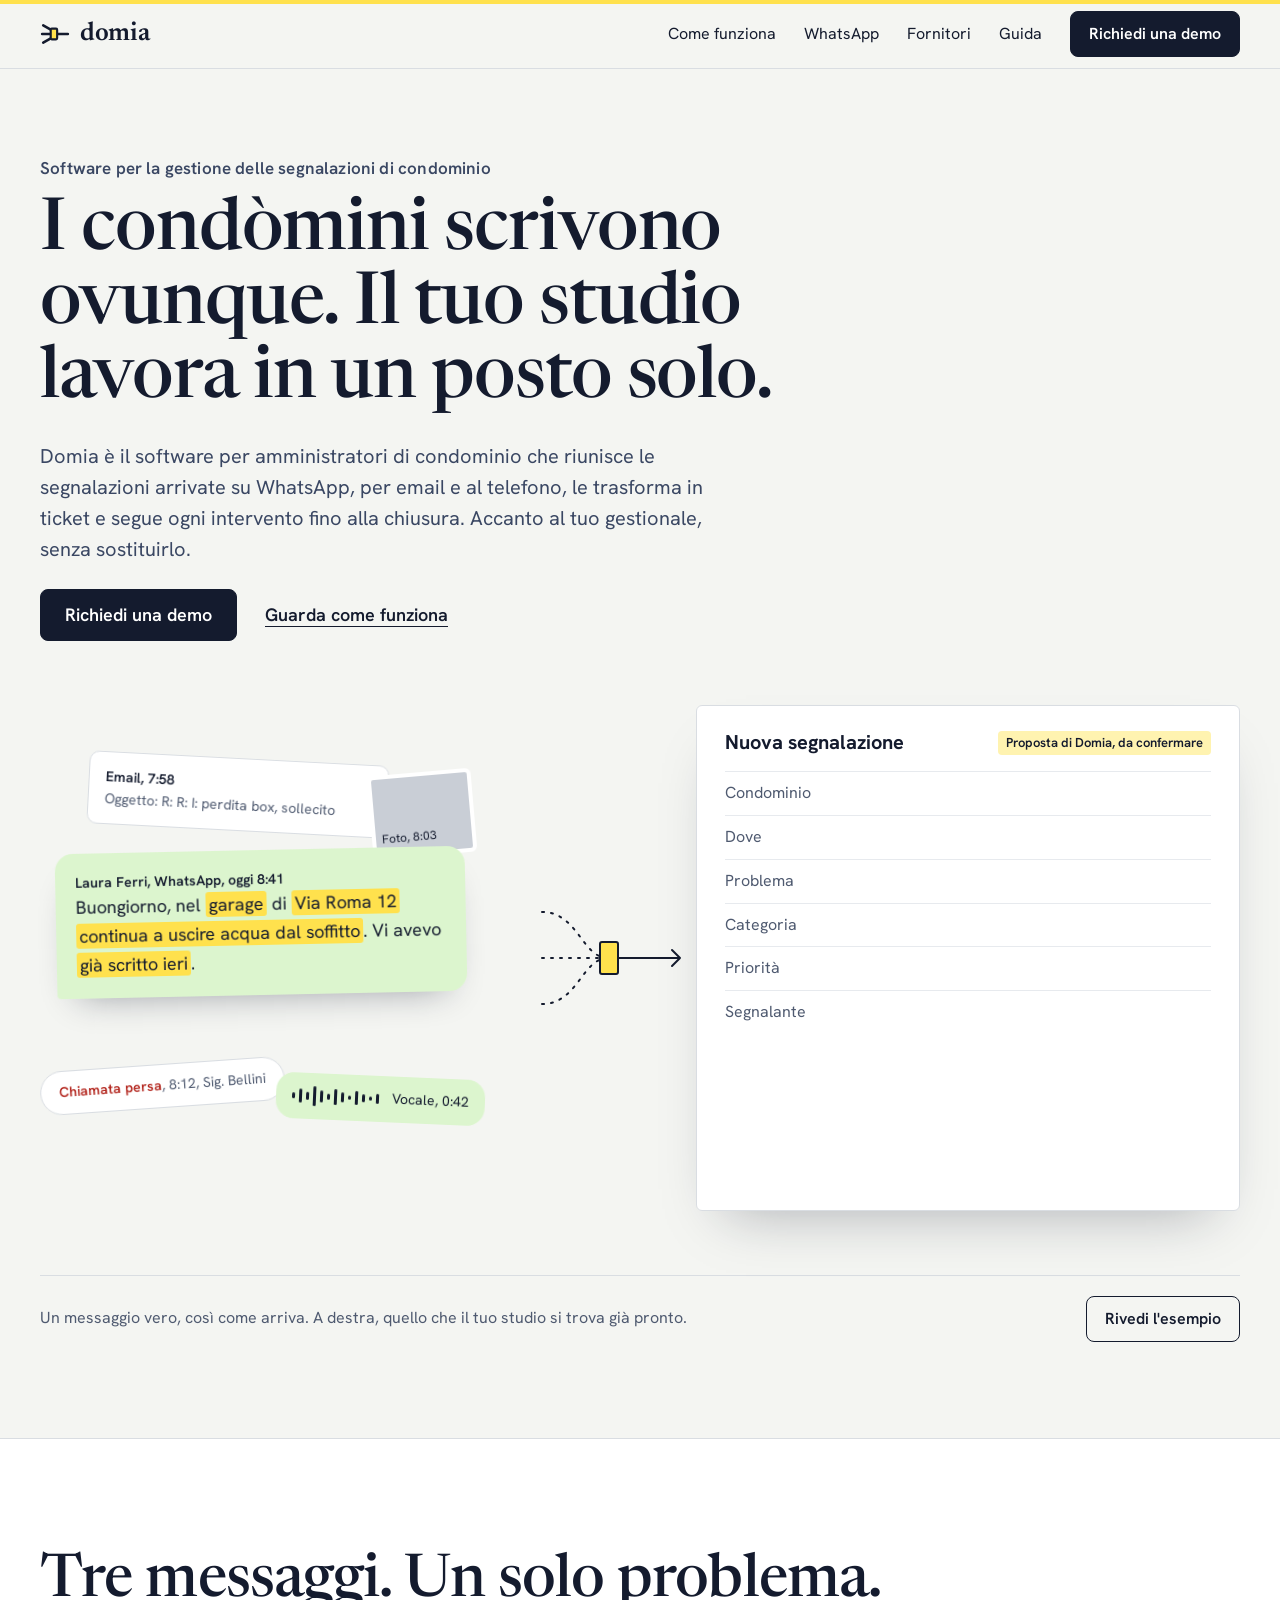
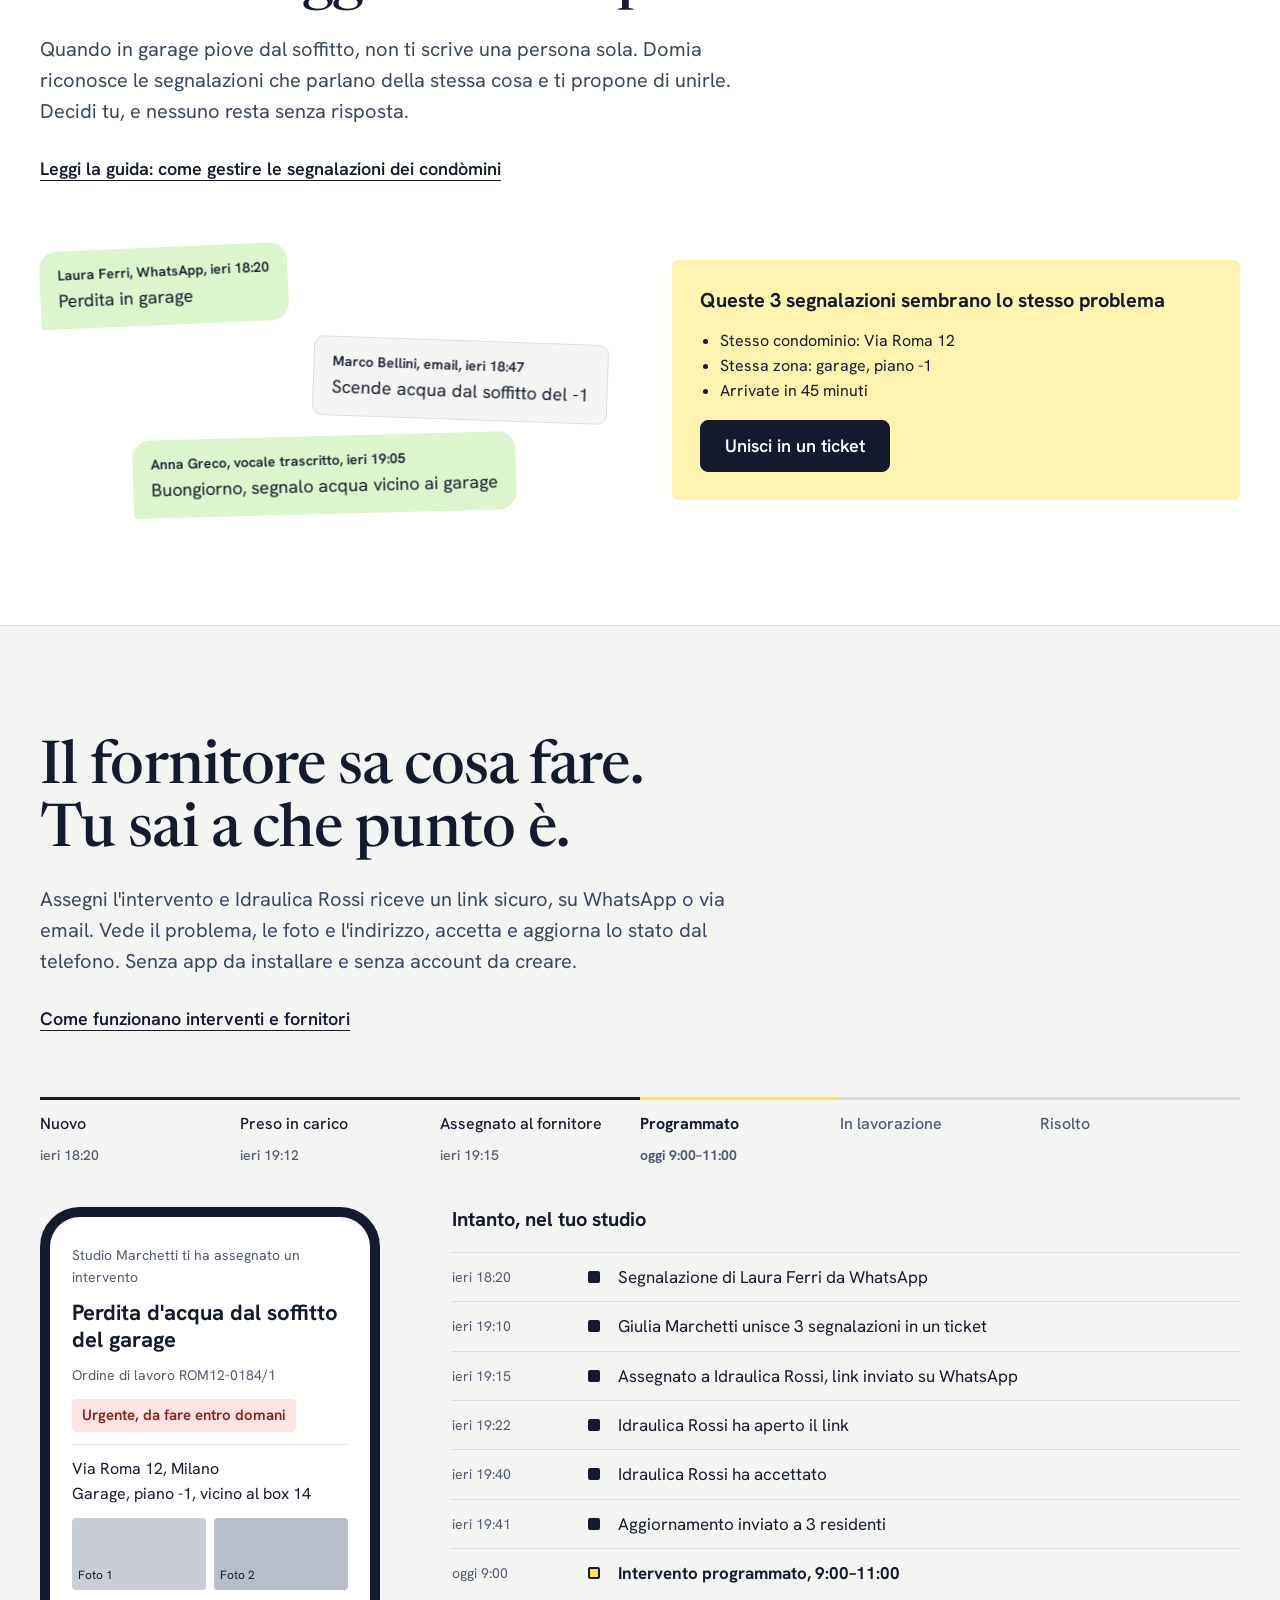
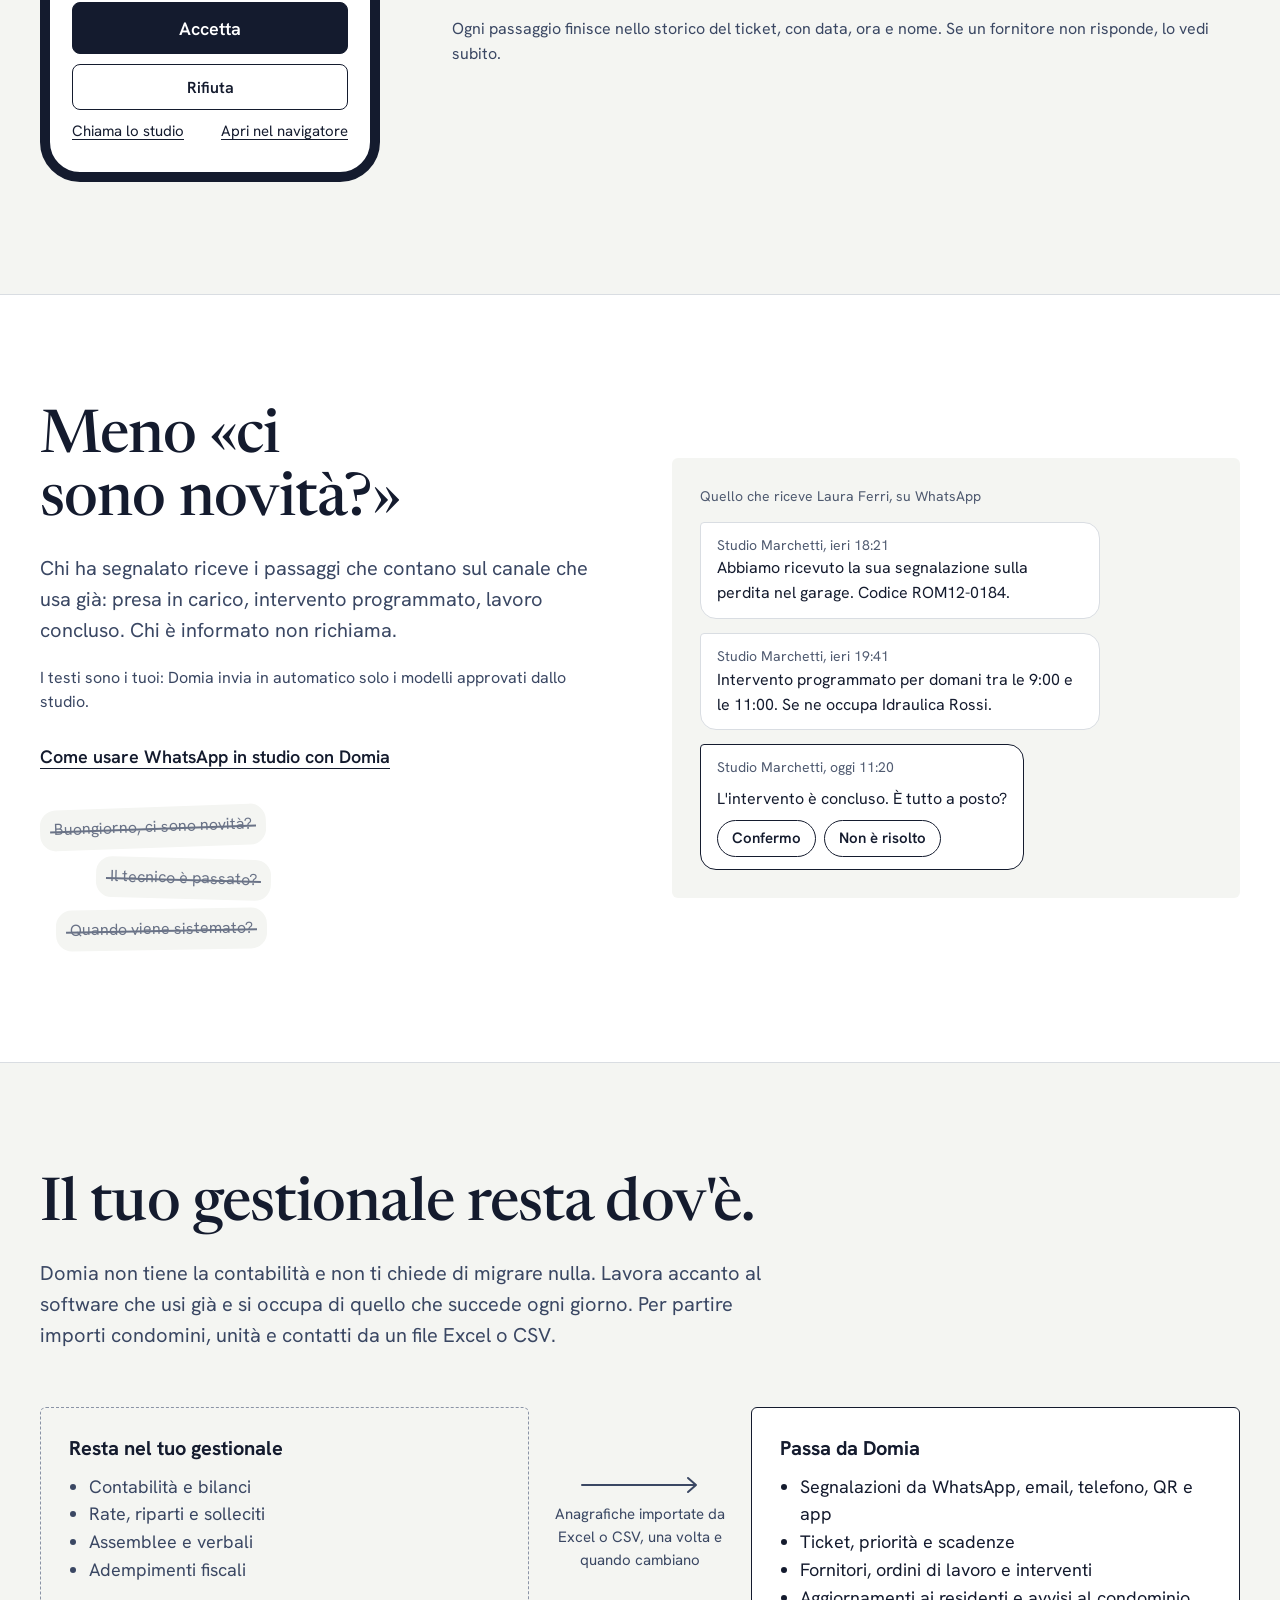
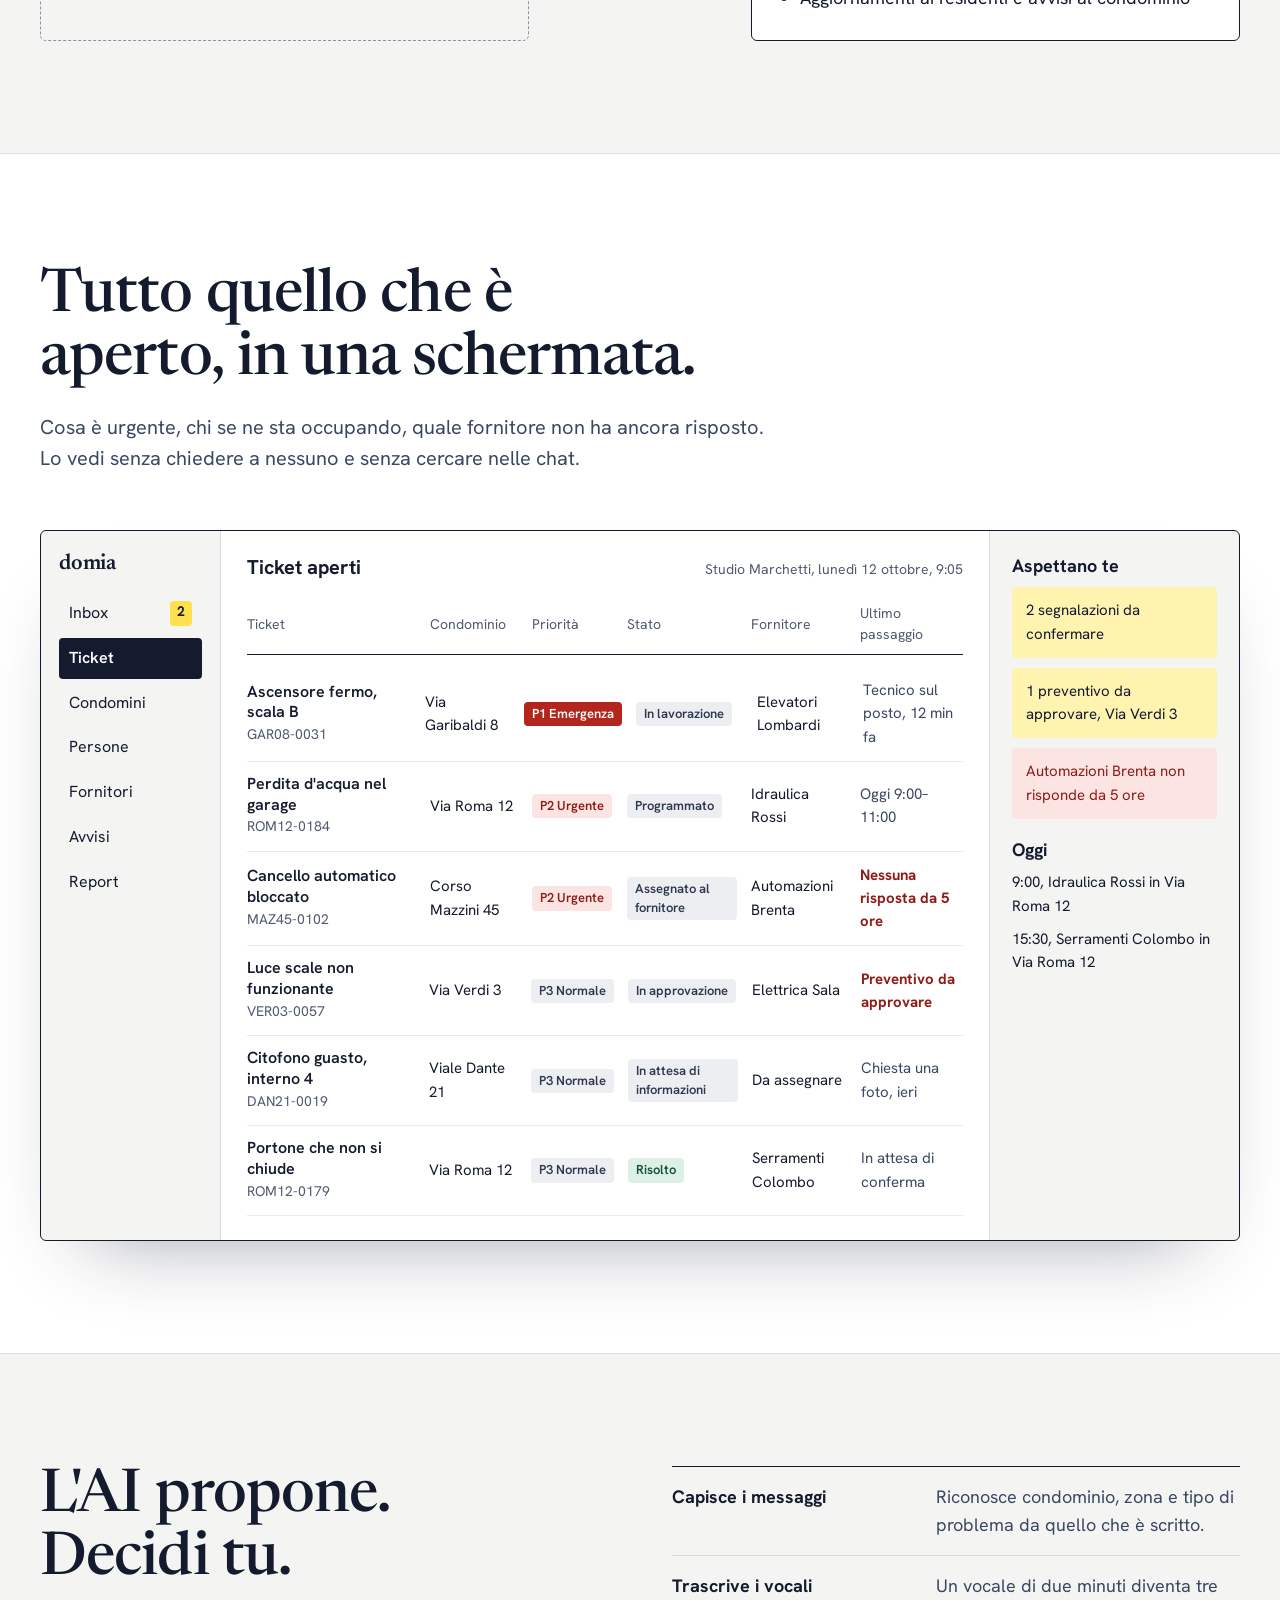
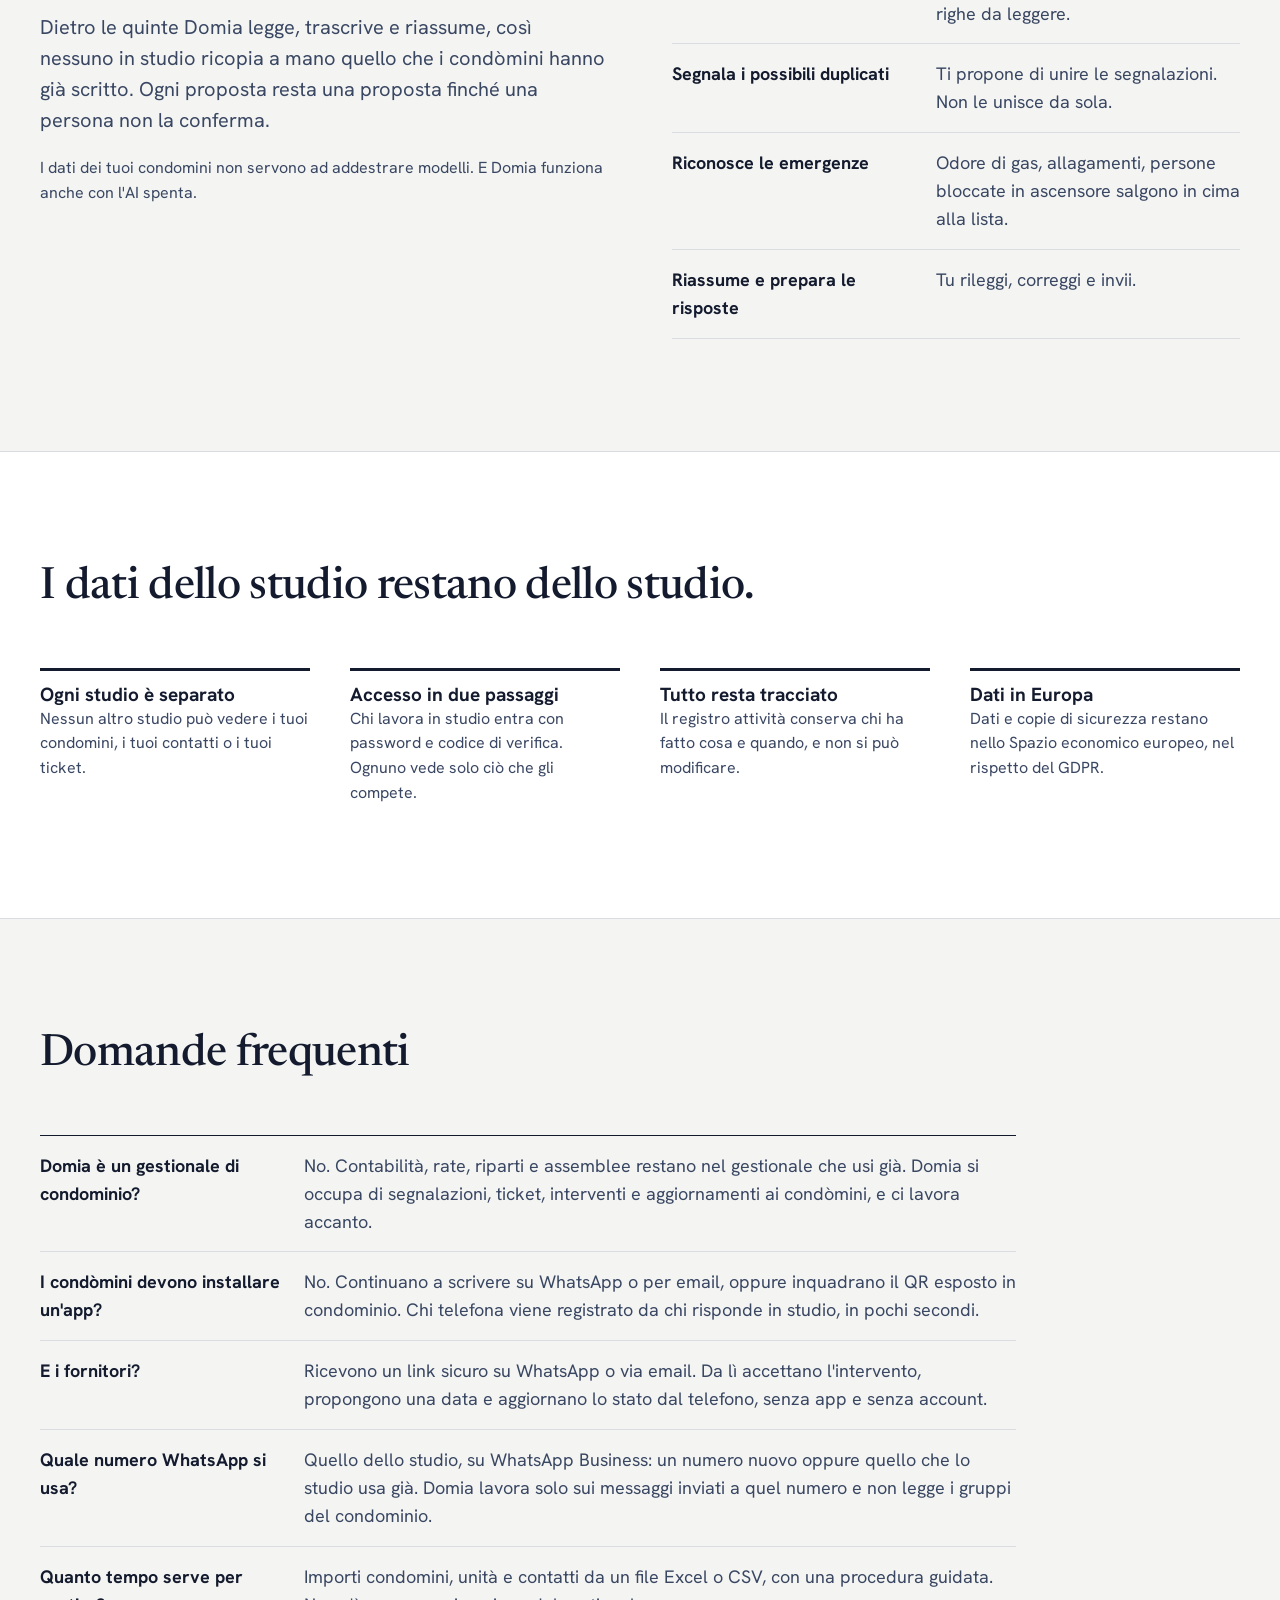
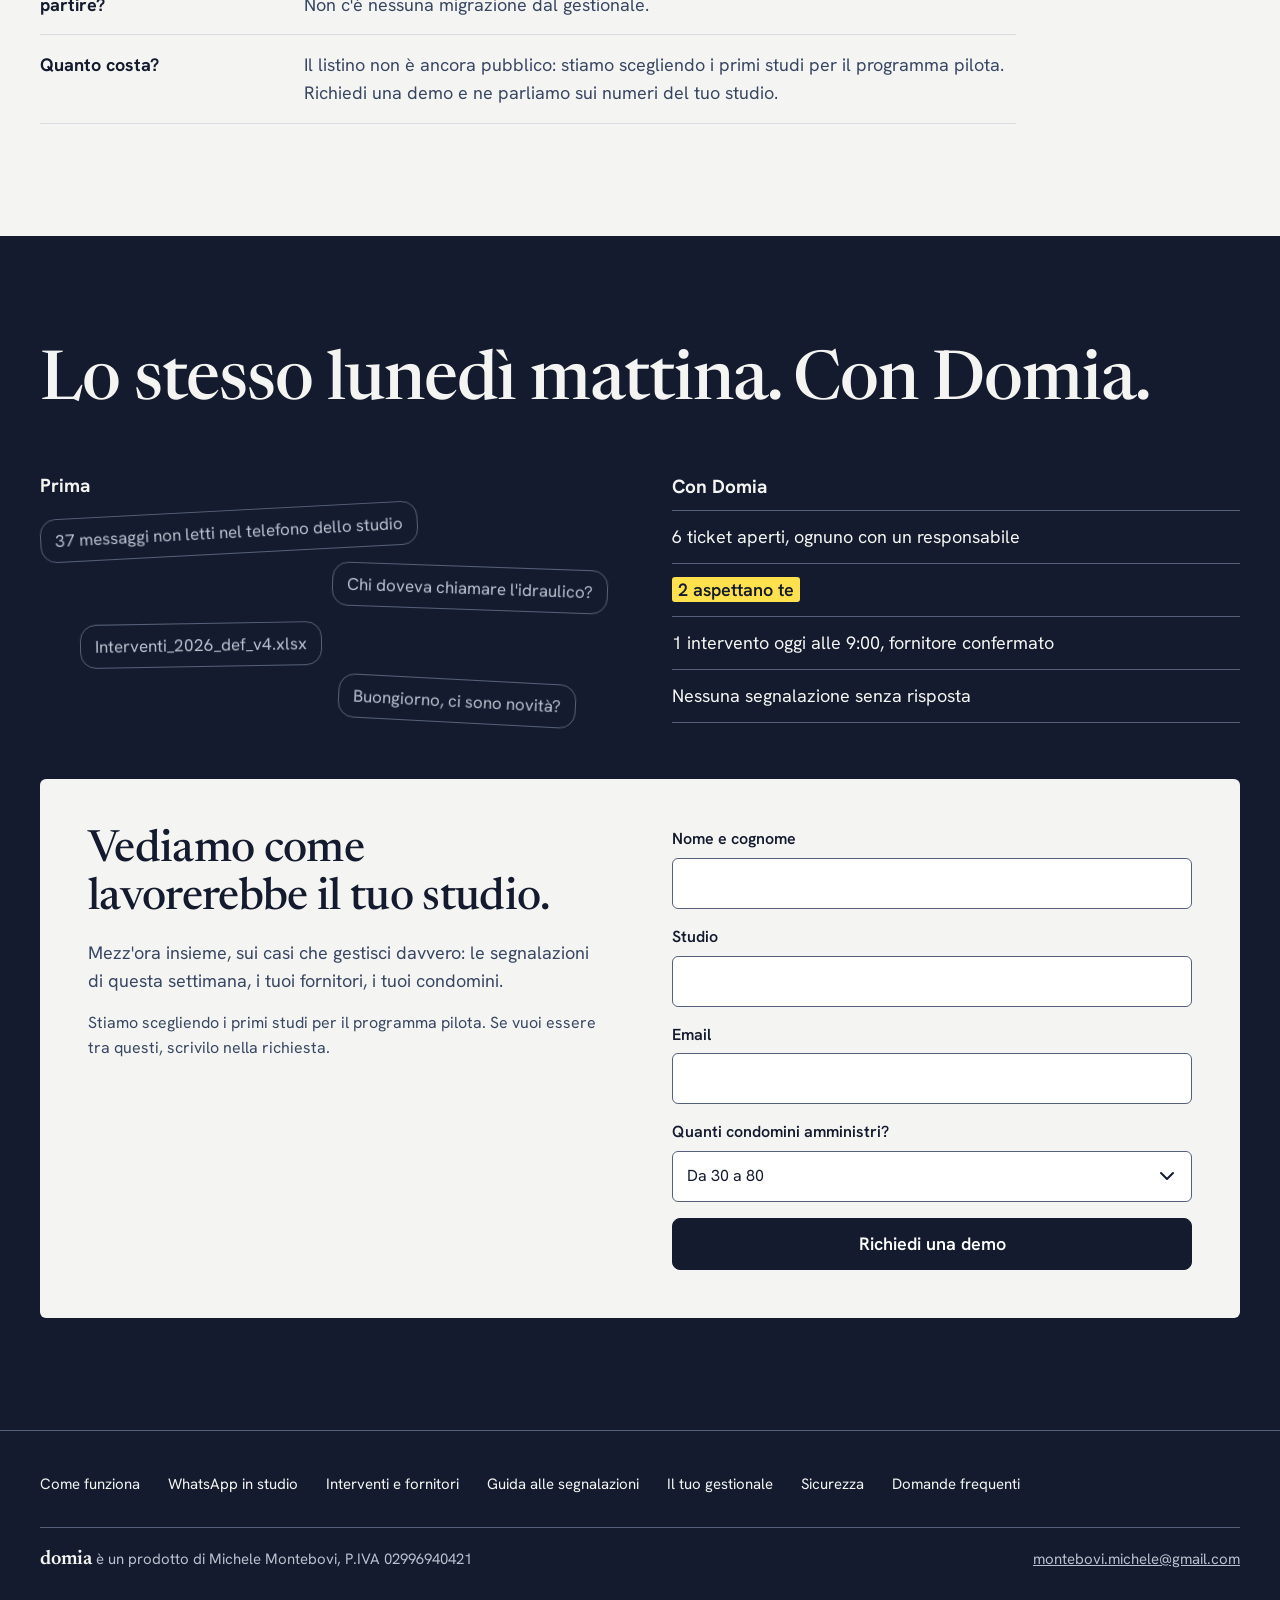
<file: index.html>
<!doctype html>
<html lang="it">
  <head>
    <meta charset="UTF-8" />
    <meta name="viewport" content="width=device-width, initial-scale=1.0" />
    <title>Domia: software per la gestione delle segnalazioni di condominio</title>
    <meta name="description" content="Domia è il software per amministratori di condominio che riunisce le segnalazioni da WhatsApp, email e telefono, le trasforma in ticket, incarica i fornitori e tiene aggiornati i condòmini. Accanto al tuo gestionale." />
    <link rel="canonical" href="https://getdomia.it/" />
    <meta property="og:type" content="website" />
    <meta property="og:site_name" content="Domia" />
    <meta property="og:locale" content="it_IT" />
    <meta property="og:title" content="Domia: software per la gestione delle segnalazioni di condominio" />
    <meta property="og:description" content="Domia è il software per amministratori di condominio che riunisce le segnalazioni da WhatsApp, email e telefono, le trasforma in ticket, incarica i fornitori e tiene aggiornati i condòmini. Accanto al tuo gestionale." />
    <meta property="og:url" content="https://getdomia.it/" />
    <meta property="og:image" content="https://getdomia.it/og.png" />
    <meta property="og:image:width" content="1200" />
    <meta property="og:image:height" content="630" />
    <meta name="twitter:card" content="summary_large_image" />
    <script type="application/ld+json">{"@context":"https://schema.org","@graph":[{"@type":"Organization","@id":"https://getdomia.it/#organizzazione","name":"Domia","url":"https://getdomia.it/","logo":"https://getdomia.it/icon-512.png","email":"montebovi.michele@gmail.com","vatID":"IT02996940421","description":"Software per studi di amministrazione condominiale: riunisce le segnalazioni dei condòmini da WhatsApp, email e telefono, le trasforma in ticket, incarica i fornitori e invia gli aggiornamenti."},{"@type":"WebSite","@id":"https://getdomia.it/#sito","name":"Domia","url":"https://getdomia.it/","inLanguage":"it-IT","publisher":{"@id":"https://getdomia.it/#organizzazione"}},{"@type":"SoftwareApplication","@id":"https://getdomia.it/#software","name":"Domia","url":"https://getdomia.it/","description":"Software per studi di amministrazione condominiale: riunisce le segnalazioni dei condòmini da WhatsApp, email e telefono, le trasforma in ticket, incarica i fornitori e invia gli aggiornamenti.","applicationCategory":"BusinessApplication","operatingSystem":"Web","inLanguage":"it-IT","publisher":{"@id":"https://getdomia.it/#organizzazione"}}]}</script>
    <link rel="preload" href="/assets/newsreader-latin-opsz-normal-s-izfB6B.woff2" as="font" type="font/woff2" crossorigin />
    <link rel="preload" href="/assets/hanken-grotesk-latin-wght-normal-CaVRRdDk.woff2" as="font" type="font/woff2" crossorigin />
    <meta name="theme-color" content="#f4f5f2" />
    <link rel="icon" href="/favicon.ico" sizes="48x48" />
    <link rel="icon" href="/icon.svg" type="image/svg+xml" />
    <link rel="apple-touch-icon" href="/apple-touch-icon.png" />
    <!-- Blocks wait for scripting to enter on scroll: without it they are shown at once. -->
    <noscript>
      <style>
        [data-seen="false"],
        [data-seen="false"] *,
        .reveal {
          opacity: 1 !important;
          translate: none !important;
          transform: none !important;
        }
      </style>
    </noscript>
    <script type="module" crossorigin src="/assets/index-DbufYC-s.js"></script>
    <link rel="stylesheet" crossorigin href="/assets/index-Cjs3rqUf.css">
  </head>
  <body>
    <div id="root"><a class="skip-link" href="#contenuto">Vai al contenuto</a><div class="scroll-progress" aria-hidden="true"></div><header class="site-header"><div class="container"><a class="logo-link" href="/" aria-label="Domia, pagina iniziale"><span class="logo"><svg aria-hidden="true" width="30" height="30" viewBox="0 0 28 28" fill="none"><path d="M3 6l7 4M2 14h8M3 22l7-4M16 14h10" stroke="currentColor" stroke-width="2.4" stroke-linecap="round"></path><rect x="10" y="9" width="6" height="10" rx="1" fill="var(--evidenziatore)" stroke="currentColor" stroke-width="2"></rect></svg><span class="logo-word">domia</span></span></a><nav aria-label="Principale"><a class="nav-link" href="/#come-funziona">Come funziona</a><a class="nav-link" href="/whatsapp-amministratore-condominio/">WhatsApp</a><a class="nav-link" href="/manutenzioni-fornitori-condominio/">Fornitori</a><a class="nav-link" href="/guide/gestire-segnalazioni-condominio/">Guida</a><a class="btn btn-primary" href="/#demo">Richiedi una demo</a></nav></div></header><main id="contenuto"><section class="hero"><div class="container"><div class="hero-intro"><h1 aria-label="Software per la gestione delle segnalazioni di condominio. I condòmini scrivono ovunque. Il tuo studio lavora in un posto solo."><span class="eyebrow" aria-hidden="true"><span class="word" style="--i:0">Software per la gestione delle segnalazioni di condominio</span></span> <span aria-hidden="true"><span class="word" style="--i:1">I</span> </span><span aria-hidden="true"><span class="word" style="--i:2">condòmini</span> </span><span aria-hidden="true"><span class="word" style="--i:3">scrivono</span> </span><span aria-hidden="true"><span class="word" style="--i:4">ovunque.</span> </span><span aria-hidden="true"><span class="word" style="--i:5">Il</span> </span><span aria-hidden="true"><span class="word" style="--i:6">tuo</span> </span><span aria-hidden="true"><span class="word" style="--i:7">studio</span> </span><span aria-hidden="true"><span class="word" style="--i:8">lavora</span> </span><span aria-hidden="true"><span class="word" style="--i:9">in</span> </span><span aria-hidden="true"><span class="word" style="--i:10">un</span> </span><span aria-hidden="true"><span class="word" style="--i:11">posto</span> </span><span aria-hidden="true"><span class="word" style="--i:12">solo.</span> </span></h1><p class="lede">Domia è il software per amministratori di condominio che riunisce le segnalazioni arrivate su WhatsApp, per email e al telefono, le trasforma in ticket e segue ogni intervento fino alla chiusura. Accanto al tuo gestionale, senza sostituirlo.</p><div class="hero-actions"><a class="btn btn-primary btn-large" href="#demo">Richiedi una demo</a><a class="link-strong" href="#come-funziona">Guarda come funziona</a></div></div><div class="stage"><div class="pile"><div class="frag frag-email" aria-hidden="true"><strong>Email, 7:58</strong><span class="frag-detail">Oggetto: R: R: I: perdita box, sollecito</span></div><div class="frag frag-foto" aria-hidden="true">Foto, 8:03</div><div class="frag frag-call" aria-hidden="true"><strong>Chiamata persa</strong><span class="frag-detail">, 8:12, Sig. Bellini</span></div><div class="frag frag-voice" aria-hidden="true"><svg width="92" height="22" viewBox="0 0 92 22" aria-hidden="true"><rect x="0" y="8" width="3" height="6" rx="1.5" fill="currentColor"></rect><rect x="7" y="4" width="3" height="14" rx="1.5" fill="currentColor"></rect><rect x="14" y="7" width="3" height="8" rx="1.5" fill="currentColor"></rect><rect x="21" y="1" width="3" height="20" rx="1.5" fill="currentColor"></rect><rect x="28" y="5" width="3" height="12" rx="1.5" fill="currentColor"></rect><rect x="35" y="8" width="3" height="6" rx="1.5" fill="currentColor"></rect><rect x="42" y="3" width="3" height="16" rx="1.5" fill="currentColor"></rect><rect x="49" y="6" width="3" height="10" rx="1.5" fill="currentColor"></rect><rect x="56" y="9" width="3" height="4" rx="1.5" fill="currentColor"></rect><rect x="63" y="4" width="3" height="14" rx="1.5" fill="currentColor"></rect><rect x="70" y="7" width="3" height="8" rx="1.5" fill="currentColor"></rect><rect x="77" y="9" width="3" height="4" rx="1.5" fill="currentColor"></rect><rect x="84" y="6" width="3" height="10" rx="1.5" fill="currentColor"></rect></svg>Vocale, 0:42</div><div class="bubble bubble-main"><p class="bubble-meta">Laura Ferri, WhatsApp, oggi 8:41</p><p>Buongiorno, nel<!-- --> <span class="mark" data-on="false" data-frase="garage">garage</span> <!-- -->di<!-- --> <span class="mark" data-on="false" data-frase="via">Via Roma 12</span> <span class="mark mark-2" data-on="false" data-frase="acqua">continua a uscire acqua dal soffitto</span>. Vi avevo<!-- --> <span class="mark mark-3" data-on="false" data-frase="ieri">già scritto ieri</span>.</p></div></div><div class="connector" aria-hidden="true" data-running="true"><svg class="connector-wide" width="150" height="120" viewBox="0 0 150 120"><path d="M4 14C40 14 44 60 70 60M4 60h66M4 106C40 106 44 60 70 60" fill="none" stroke="currentColor" stroke-width="2" stroke-linecap="round" stroke-dasharray="2 7"></path><rect x="62" y="44" width="18" height="32" rx="2" fill="var(--evidenziatore)" stroke="currentColor" stroke-width="2"></rect><path d="M80 60h62M134 52l8 8-8 8" fill="none" stroke="currentColor" stroke-width="2" stroke-linecap="round" stroke-linejoin="round"></path></svg><svg class="connector-tall" width="40" height="74" viewBox="0 0 40 74"><path d="M20 2v20M20 50v20M12 62l8 8 8-8" fill="none" stroke="currentColor" stroke-width="2" stroke-linecap="round" stroke-linejoin="round"></path><rect x="6" y="24" width="28" height="24" rx="2" fill="var(--evidenziatore)" stroke="currentColor" stroke-width="2"></rect></svg></div><div class="card card-raised segnalazione"><div class="segnalazione-head"><h2 class="card-title">Nuova segnalazione</h2><span class="tag tag-proposta">Proposta di Domia, da confermare</span></div><dl class="fields"><div class="field"><dt>Condominio</dt><dd class="reveal landing" data-on="false" data-destinazione="Condominio">Via Roma 12, Milano</dd></div><div class="field"><dt>Dove</dt><dd class="reveal landing" data-on="false" data-destinazione="Dove">Garage, piano -1</dd></div><div class="field"><dt>Problema</dt><dd class="reveal landing" data-on="false" data-destinazione="Problema">Perdita d&#x27;acqua dal soffitto</dd></div><div class="field"><dt>Categoria</dt><dd class="reveal landing" data-on="false" data-destinazione="Categoria">Idraulica e perdite</dd></div><div class="field"><dt>Priorità</dt><dd class="reveal landing" data-on="false" data-destinazione="Priorità">P2 Urgente</dd></div><div class="field"><dt>Segnalante</dt><dd class="reveal landing" data-on="false" data-destinazione="Segnalante">Laura Ferri, scala B, interno 7</dd></div></dl><p class="notice reveal landing" data-on="false" data-destinazione="duplicato"><strong>Possibile duplicato.</strong> Sembra la stessa perdita del ticket ROM12-0184, aperto ieri alle 18:20.</p><div class="mock-actions reveal" data-on="false" aria-hidden="true"><span class="btn btn-primary">Collega a ROM12-0184</span><span class="btn btn-secondary">Crea un nuovo ticket</span></div></div></div><div class="stage-foot"><p>Un messaggio vero, così come arriva. A destra, quello che il tuo studio si trova già pronto.</p><button type="button" class="btn btn-secondary">Rivedi l&#x27;esempio</button></div></div></section><section id="come-funziona" class="section section-white"><div class="container"><div class="rise section-intro" data-seen="false"><h2>Tre messaggi. Un solo problema.</h2><p class="lede">Quando in garage piove dal soffitto, non ti scrive una persona sola. Domia riconosce le segnalazioni che parlano della stessa cosa e ti propone di unirle. Decidi tu, e nessuno resta senza risposta.</p><a class="link-strong" href="/guide/gestire-segnalazioni-condominio/">Leggi la guida: come gestire le segnalazioni dei condòmini</a></div><div class="split"><ul class="messages cascade" data-aligned="false" data-seen="false"><li class="bubble"><p class="bubble-meta">Laura Ferri<!-- -->, <!-- -->WhatsApp<!-- -->, <!-- -->ieri 18:20</p><p>Perdita in garage</p></li><li class="bubble bubble-email"><p class="bubble-meta">Marco Bellini<!-- -->, <!-- -->email<!-- -->, <!-- -->ieri 18:47</p><p>Scende acqua dal soffitto del -1</p></li><li class="bubble"><p class="bubble-meta">Anna Greco<!-- -->, <!-- -->vocale trascritto<!-- -->, <!-- -->ieri 19:05</p><p>Buongiorno, segnalo acqua vicino ai garage</p></li></ul><div class="rise" data-seen="false"><div class="proposal"><h3>Queste 3 segnalazioni sembrano lo stesso problema</h3><ul><li>Stesso condominio: Via Roma 12</li><li>Stessa zona: garage, piano -1</li><li>Arrivate in 45 minuti</li></ul><button type="button" class="btn btn-primary btn-large">Unisci in un ticket</button></div><p class="visually-hidden" role="status"></p></div></div></div></section><section class="section"><div class="container"><div class="rise section-intro" data-seen="false"><h2>Il fornitore sa cosa fare. Tu sai a che punto è.</h2><p class="lede">Assegni l&#x27;intervento e Idraulica Rossi riceve un link sicuro, su WhatsApp o via email. Vede il problema, le foto e l&#x27;indirizzo, accetta e aggiorna lo stato dal telefono. Senza app da installare e senza account da creare.</p><a class="link-strong" href="/manutenzioni-fornitori-condominio/">Come funzionano interventi e fornitori</a></div><div data-seen="false" class="progress"><ol class="track" aria-label="Stato del ticket ROM12-0184"><li data-step="fatto" style="--i:0"><span>Nuovo</span><span class="data">ieri 18:20</span></li><li data-step="fatto" style="--i:1"><span>Preso in carico</span><span class="data">ieri 19:12</span></li><li data-step="fatto" style="--i:2"><span>Assegnato al fornitore</span><span class="data">ieri 19:15</span></li><li data-step="ora" style="--i:3"><span>Programmato</span><span class="data">oggi 9:00–11:00</span></li><li data-step="dopo" style="--i:4"><span>In lavorazione</span><span class="data"></span></li><li data-step="dopo" style="--i:5"><span>Risolto</span><span class="data"></span></li></ol><div class="split split-top"><figure class="supplier"><figcaption class="caption">Quello che vede il fornitore</figcaption><div class="phone"><p class="data">Studio Marchetti ti ha assegnato un intervento</p><p class="ticket-title">Perdita d&#x27;acqua dal soffitto del garage</p><p class="data">Ordine di lavoro ROM12-0184/1</p><p class="tag tag-p2 tag-block">Urgente, da fare entro domani</p><p class="phone-address">Via Roma 12, Milano<br/>Garage, piano -1, vicino al box 14</p><div class="photos" aria-hidden="true"><span>Foto 1</span><span>Foto 2</span></div><div class="phone-actions" aria-hidden="true"><span class="btn btn-primary btn-large">Accetta</span><span class="btn btn-secondary">Rifiuta</span><span class="phone-links"><span>Chiama lo studio</span><span>Apri nel navigatore</span></span></div></div></figure><div class="history"><h3>Intanto, nel tuo studio</h3><ol><li data-step="fatto" style="--i:0"><span class="data">ieri 18:20</span><span class="dot" aria-hidden="true"></span><span class="history-what">Segnalazione di Laura Ferri da WhatsApp</span></li><li data-step="fatto" style="--i:1"><span class="data">ieri 19:10</span><span class="dot" aria-hidden="true"></span><span class="history-what">Giulia Marchetti unisce 3 segnalazioni in un ticket</span></li><li data-step="fatto" style="--i:2"><span class="data">ieri 19:15</span><span class="dot" aria-hidden="true"></span><span class="history-what">Assegnato a Idraulica Rossi, link inviato su WhatsApp</span></li><li data-step="fatto" style="--i:3"><span class="data">ieri 19:22</span><span class="dot" aria-hidden="true"></span><span class="history-what">Idraulica Rossi ha aperto il link</span></li><li data-step="fatto" style="--i:4"><span class="data">ieri 19:40</span><span class="dot" aria-hidden="true"></span><span class="history-what">Idraulica Rossi ha accettato</span></li><li data-step="fatto" style="--i:5"><span class="data">ieri 19:41</span><span class="dot" aria-hidden="true"></span><span class="history-what">Aggiornamento inviato a 3 residenti</span></li><li data-step="ora" style="--i:6"><span class="data">oggi 9:00</span><span class="dot" aria-hidden="true"></span><span class="history-what">Intervento programmato, 9:00–11:00</span></li></ol><p class="soft">Ogni passaggio finisce nello storico del ticket, con data, ora e nome. Se un fornitore non risponde, lo vedi subito.</p></div></div></div></div></section><section class="section section-white"><div class="container split"><div class="rise section-intro" data-seen="false"><h2>Meno «ci sono novità?»</h2><p class="lede">Chi ha segnalato riceve i passaggi che contano sul canale che usa già: presa in carico, intervento programmato, lavoro concluso. Chi è informato non richiama.</p><p class="soft">I testi sono i tuoi: Domia invia in automatico solo i modelli approvati dallo studio.</p><a class="link-strong" href="/whatsapp-amministratore-condominio/">Come usare WhatsApp in studio con Domia</a><div class="questions" aria-hidden="true"><span>Buongiorno, ci sono novità?</span><span>Il tecnico è passato?</span><span>Quando viene sistemato?</span></div></div><div class="rise thread" data-seen="false"><p class="caption">Quello che riceve Laura Ferri, su WhatsApp</p><div class="update"><p class="data">Studio Marchetti, <!-- -->ieri 18:21</p><p>Abbiamo ricevuto la sua segnalazione sulla perdita nel garage. Codice ROM12-0184.</p></div><div class="update"><p class="data">Studio Marchetti, <!-- -->ieri 19:41</p><p>Intervento programmato per domani tra le 9:00 e le 11:00. Se ne occupa Idraulica Rossi.</p></div><div class="update update-last"><p class="data">Studio Marchetti, oggi 11:20</p><p>L&#x27;intervento è concluso. È tutto a posto?</p><p class="replies" aria-hidden="true"><span>Confermo</span><span>Non è risolto</span></p></div></div></div></section><section id="gestionale" class="section"><div class="container"><div class="rise section-intro" data-seen="false"><h2>Il tuo gestionale resta dov&#x27;è.</h2><p class="lede">Domia non tiene la contabilità e non ti chiede di migrare nulla. Lavora accanto al software che usi già e si occupa di quello che succede ogni giorno. Per partire importi condomini, unità e contatti da un file Excel o CSV.</p></div><div class="rise scope cascade" data-seen="false"><div class="scope-box scope-outside"><h3>Resta nel tuo gestionale</h3><ul><li>Contabilità e bilanci</li><li>Rate, riparti e solleciti</li><li>Assemblee e verbali</li><li>Adempimenti fiscali</li></ul></div><div class="scope-import"><svg aria-hidden="true" width="120" height="20" viewBox="0 0 120 20" fill="none"><path d="M2 10h114M108 3l8 7-8 7" stroke="currentColor" stroke-width="2" stroke-linecap="round" stroke-linejoin="round"></path></svg><span>Anagrafiche importate da Excel o CSV, una volta e quando cambiano</span></div><div class="scope-box scope-inside"><h3>Passa da Domia</h3><ul><li>Segnalazioni da WhatsApp, email, telefono, QR e app</li><li>Ticket, priorità e scadenze</li><li>Fornitori, ordini di lavoro e interventi</li><li>Aggiornamenti ai residenti e avvisi al condominio</li></ul></div></div></div></section><section class="section section-white"><div class="container"><div class="rise section-intro" data-seen="false"><h2>Tutto quello che è aperto, in una schermata.</h2><p class="lede">Cosa è urgente, chi se ne sta occupando, quale fornitore non ha ancora risposto. Lo vedi senza chiedere a nessuno e senza cercare nelle chat.</p></div><div class="rise screen" data-seen="false"><div class="screen-menu" aria-hidden="true"><span class="logo-word">domia</span><span data-current="false">Inbox<span class="count">2</span></span><span data-current="true">Ticket</span><span data-current="false">Condomini</span><span data-current="false">Persone</span><span data-current="false">Fornitori</span><span data-current="false">Avvisi</span><span data-current="false">Report</span></div><div class="screen-main"><div class="screen-head"><h3>Ticket aperti</h3><span class="data">Studio Marchetti, lunedì 12 ottobre, 9:05</span></div><div class="ticket-columns" aria-hidden="true"><span>Ticket</span><span>Condominio</span><span>Priorità</span><span>Stato</span><span>Fornitore</span><span>Ultimo passaggio</span></div><ul class="tickets"><li><span class="ticket-name"><strong>Ascensore fermo, scala B</strong><span class="data">GAR08-0031</span></span><span class="ticket-condo">Via Garibaldi 8</span><span><span class="tag tag-p1">P1 Emergenza</span></span><span><span class="tag">In lavorazione</span></span><span class="ticket-supplier">Elevatori Lombardi</span><span class="ticket-last" data-attention="false">Tecnico sul posto, 12 min fa</span></li><li><span class="ticket-name"><strong>Perdita d&#x27;acqua nel garage</strong><span class="data">ROM12-0184</span></span><span class="ticket-condo">Via Roma 12</span><span><span class="tag tag-p2">P2 Urgente</span></span><span><span class="tag">Programmato</span></span><span class="ticket-supplier">Idraulica Rossi</span><span class="ticket-last" data-attention="false">Oggi 9:00–11:00</span></li><li><span class="ticket-name"><strong>Cancello automatico bloccato</strong><span class="data">MAZ45-0102</span></span><span class="ticket-condo">Corso Mazzini 45</span><span><span class="tag tag-p2">P2 Urgente</span></span><span><span class="tag">Assegnato al fornitore</span></span><span class="ticket-supplier">Automazioni Brenta</span><span class="ticket-last" data-attention="true">Nessuna risposta da 5 ore</span></li><li><span class="ticket-name"><strong>Luce scale non funzionante</strong><span class="data">VER03-0057</span></span><span class="ticket-condo">Via Verdi 3</span><span><span class="tag tag-p3">P3 Normale</span></span><span><span class="tag">In approvazione</span></span><span class="ticket-supplier">Elettrica Sala</span><span class="ticket-last" data-attention="true">Preventivo da approvare</span></li><li><span class="ticket-name"><strong>Citofono guasto, interno 4</strong><span class="data">DAN21-0019</span></span><span class="ticket-condo">Viale Dante 21</span><span><span class="tag tag-p3">P3 Normale</span></span><span><span class="tag">In attesa di informazioni</span></span><span class="ticket-supplier">Da assegnare</span><span class="ticket-last" data-attention="false">Chiesta una foto, ieri</span></li><li><span class="ticket-name"><strong>Portone che non si chiude</strong><span class="data">ROM12-0179</span></span><span class="ticket-condo">Via Roma 12</span><span><span class="tag tag-p3">P3 Normale</span></span><span><span class="tag tag-risolto">Risolto</span></span><span class="ticket-supplier">Serramenti Colombo</span><span class="ticket-last" data-attention="false">In attesa di conferma</span></li></ul></div><div class="screen-side"><h3>Aspettano te</h3><p class="waiting">2 segnalazioni da confermare</p><p class="waiting">1 preventivo da approvare, Via Verdi 3</p><p class="waiting waiting-late">Automazioni Brenta non risponde da 5 ore</p><h3>Oggi</h3><p>9:00, Idraulica Rossi in Via Roma 12</p><p>15:30, Serramenti Colombo in Via Roma 12</p></div></div></div></section><section class="section"><div class="container split split-top"><div class="rise section-intro" data-seen="false"><h2>L&#x27;AI propone. Decidi tu.</h2><p class="lede">Dietro le quinte Domia legge, trascrive e riassume, così nessuno in studio ricopia a mano quello che i condòmini hanno già scritto. Ogni proposta resta una proposta finché una persona non la conferma.</p><p class="soft">I dati dei tuoi condomini non servono ad addestrare modelli. E Domia funziona anche con l&#x27;AI spenta.</p></div><dl class="abilities cascade" data-seen="false"><div><dt>Capisce i messaggi</dt><dd>Riconosce condominio, zona e tipo di problema da quello che è scritto.</dd></div><div><dt>Trascrive i vocali</dt><dd>Un vocale di due minuti diventa tre righe da leggere.</dd></div><div><dt>Segnala i possibili duplicati</dt><dd>Ti propone di unire le segnalazioni. Non le unisce da sola.</dd></div><div><dt>Riconosce le emergenze</dt><dd>Odore di gas, allagamenti, persone bloccate in ascensore salgono in cima alla lista.</dd></div><div><dt>Riassume e prepara le risposte</dt><dd>Tu rileggi, correggi e invii.</dd></div></dl></div></section><section id="sicurezza" class="section section-white section-compact"><div class="container"><h2 class="h2-small">I dati dello studio restano dello studio.</h2><ul class="guarantees cascade" data-seen="false"><li><h3>Ogni studio è separato</h3><p>Nessun altro studio può vedere i tuoi condomini, i tuoi contatti o i tuoi ticket.</p></li><li><h3>Accesso in due passaggi</h3><p>Chi lavora in studio entra con password e codice di verifica. Ognuno vede solo ciò che gli compete.</p></li><li><h3>Tutto resta tracciato</h3><p>Il registro attività conserva chi ha fatto cosa e quando, e non si può modificare.</p></li><li><h3>Dati in Europa</h3><p>Dati e copie di sicurezza restano nello Spazio economico europeo, nel rispetto del GDPR.</p></li></ul></div></section><section id="domande" class="section"><div class="container"><div class="rise section-intro" data-seen="false"><h2 class="h2-small">Domande frequenti</h2></div><dl class="abilities faq"><div><dt>Domia è un gestionale di condominio?</dt><dd>No. Contabilità, rate, riparti e assemblee restano nel gestionale che usi già. Domia si occupa di segnalazioni, ticket, interventi e aggiornamenti ai condòmini, e ci lavora accanto.</dd></div><div><dt>I condòmini devono installare un&#x27;app?</dt><dd>No. Continuano a scrivere su WhatsApp o per email, oppure inquadrano il QR esposto in condominio. Chi telefona viene registrato da chi risponde in studio, in pochi secondi.</dd></div><div><dt>E i fornitori?</dt><dd>Ricevono un link sicuro su WhatsApp o via email. Da lì accettano l&#x27;intervento, propongono una data e aggiornano lo stato dal telefono, senza app e senza account.</dd></div><div><dt>Quale numero WhatsApp si usa?</dt><dd>Quello dello studio, su WhatsApp Business: un numero nuovo oppure quello che lo studio usa già. Domia lavora solo sui messaggi inviati a quel numero e non legge i gruppi del condominio.</dd></div><div><dt>Quanto tempo serve per partire?</dt><dd>Importi condomini, unità e contatti da un file Excel o CSV, con una procedura guidata. Non c&#x27;è nessuna migrazione dal gestionale.</dd></div><div><dt>Quanto costa?</dt><dd>Il listino non è ancora pubblico: stiamo scegliendo i primi studi per il programma pilota. Richiedi una demo e ne parliamo sui numeri del tuo studio.</dd></div></dl></div></section><section id="demo" class="section section-ink"><div class="container"><h2 class="h2-large">Lo stesso lunedì mattina. Con Domia.</h2><div class="rise monday" data-seen="false"><div class="monday-before"><h3>Prima</h3><ul><li>37 messaggi non letti nel telefono dello studio</li><li>Chi doveva chiamare l&#x27;idraulico?</li><li>Interventi_2026_def_v4.xlsx</li><li>Buongiorno, ci sono novità?</li></ul></div><div class="monday-after"><h3>Con Domia</h3><ul><li>6 ticket aperti, ognuno con un responsabile</li><li><span class="mark" data-on="true">2 aspettano te</span></li><li>1 intervento oggi alle 9:00, fornitore confermato</li><li>Nessuna segnalazione senza risposta</li></ul></div></div><div class="rise request" data-seen="false"><div class="request-intro"><h2 class="h2-small">Vediamo come lavorerebbe il tuo studio.</h2><p>Mezz&#x27;ora insieme, sui casi che gestisci davvero: le segnalazioni di questa settimana, i tuoi fornitori, i tuoi condomini.</p><p class="soft">Stiamo scegliendo i primi studi per il programma pilota. Se vuoi essere tra questi, scrivilo nella richiesta.</p></div><form class="request-form" noValidate=""><div class="form-field"><label for="nome">Nome e cognome</label><input id="nome" type="text" autoComplete="name" name="nome"/></div><div class="form-field"><label for="studio">Studio</label><input id="studio" type="text" autoComplete="organization" name="studio"/></div><div class="form-field"><label for="email">Email</label><input id="email" type="email" autoComplete="email" name="email"/></div><div class="form-field"><label for="condomini">Quanti condomini amministri?</label><select id="condomini" name="condomini"><option>Meno di 30</option><option selected="">Da 30 a 80</option><option>Da 80 a 150</option><option>Più di 150</option></select></div><button type="submit" class="btn btn-primary btn-large">Richiedi una demo</button></form></div></div></section></main><footer class="site-footer"><div class="container"><nav class="footer-nav" aria-label="Pagine del sito"><ul><li><a href="/#come-funziona">Come funziona</a></li><li><a href="/whatsapp-amministratore-condominio/">WhatsApp in studio</a></li><li><a href="/manutenzioni-fornitori-condominio/">Interventi e fornitori</a></li><li><a href="/guide/gestire-segnalazioni-condominio/">Guida alle segnalazioni</a></li><li><a href="/#gestionale">Il tuo gestionale</a></li><li><a href="/#sicurezza">Sicurezza</a></li><li><a href="/#domande">Domande frequenti</a></li></ul></nav><p><span class="logo-word">domia</span> è un prodotto di <!-- -->Michele Montebovi<!-- -->, P.IVA<!-- --> <!-- -->02996940421</p><p><a href="mailto:montebovi.michele@gmail.com">montebovi.michele@gmail.com</a></p></div></footer></div>
  </body>
</html>
</file>
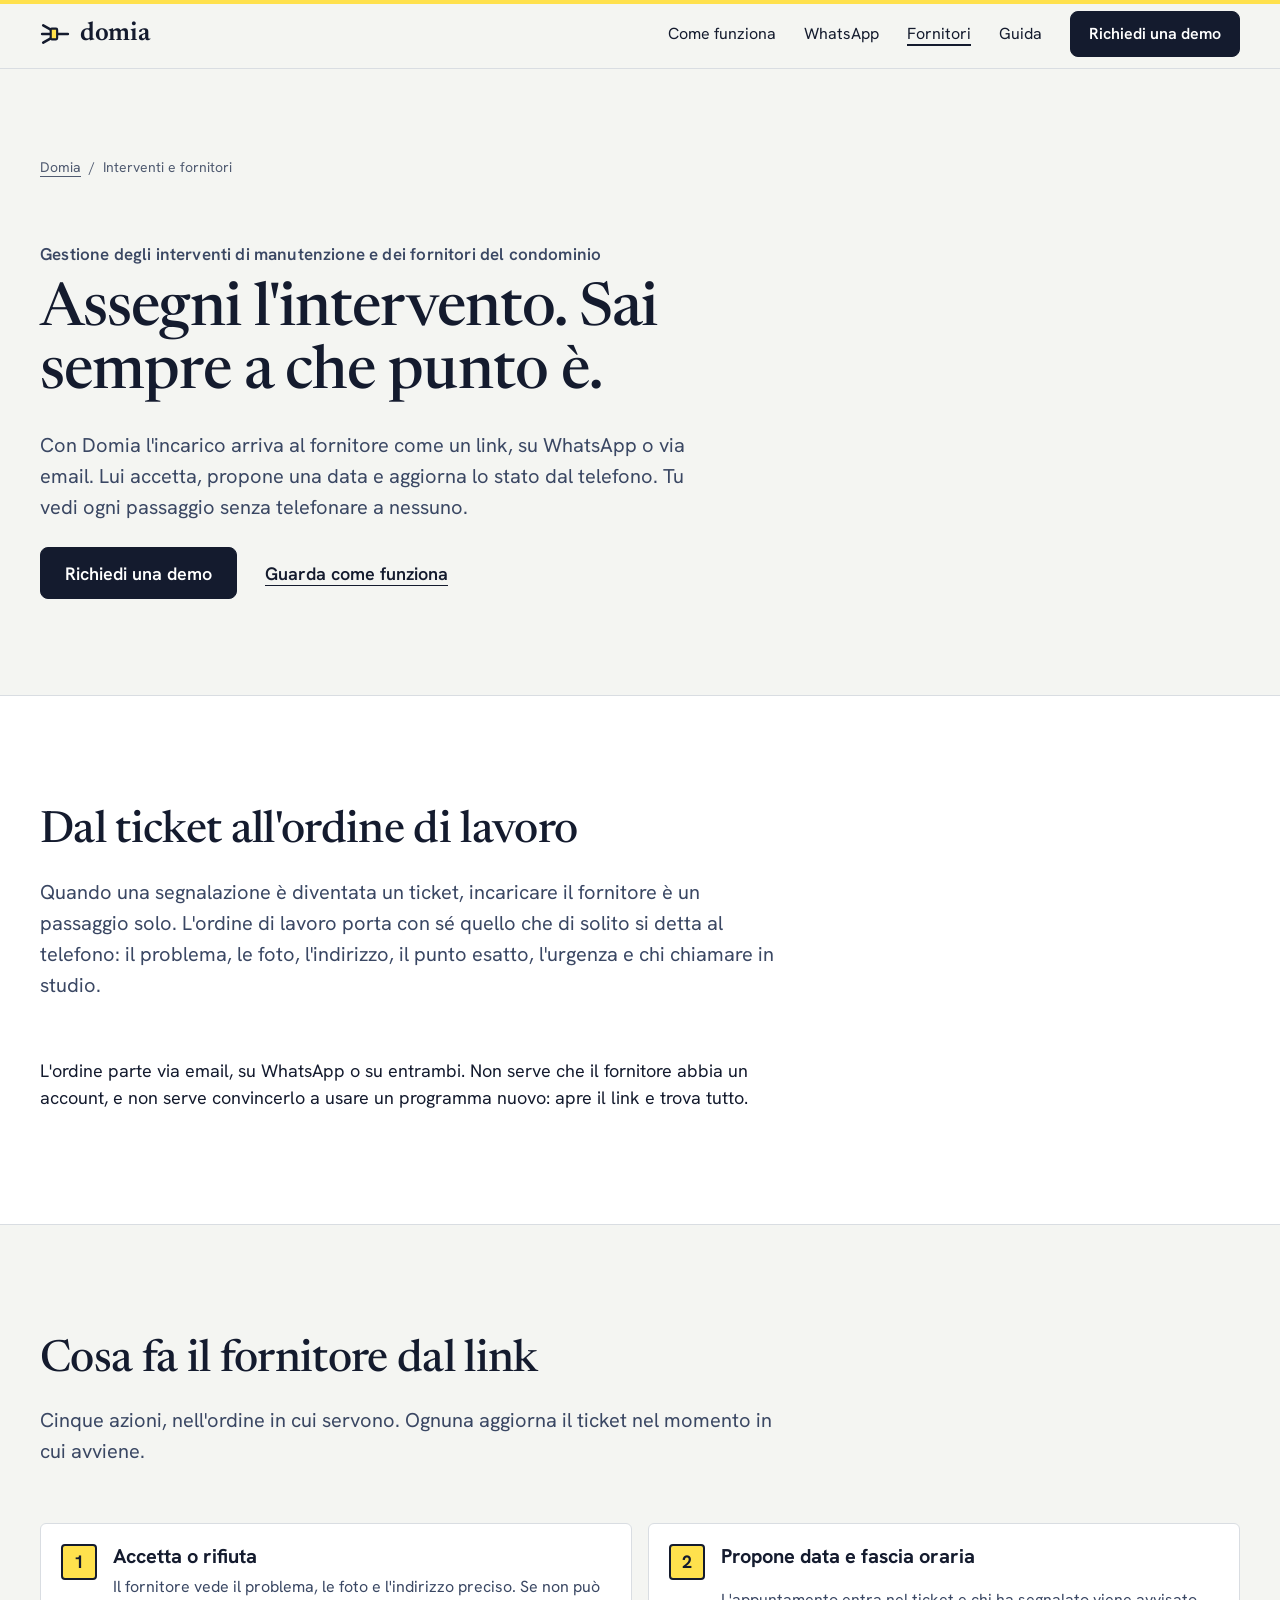
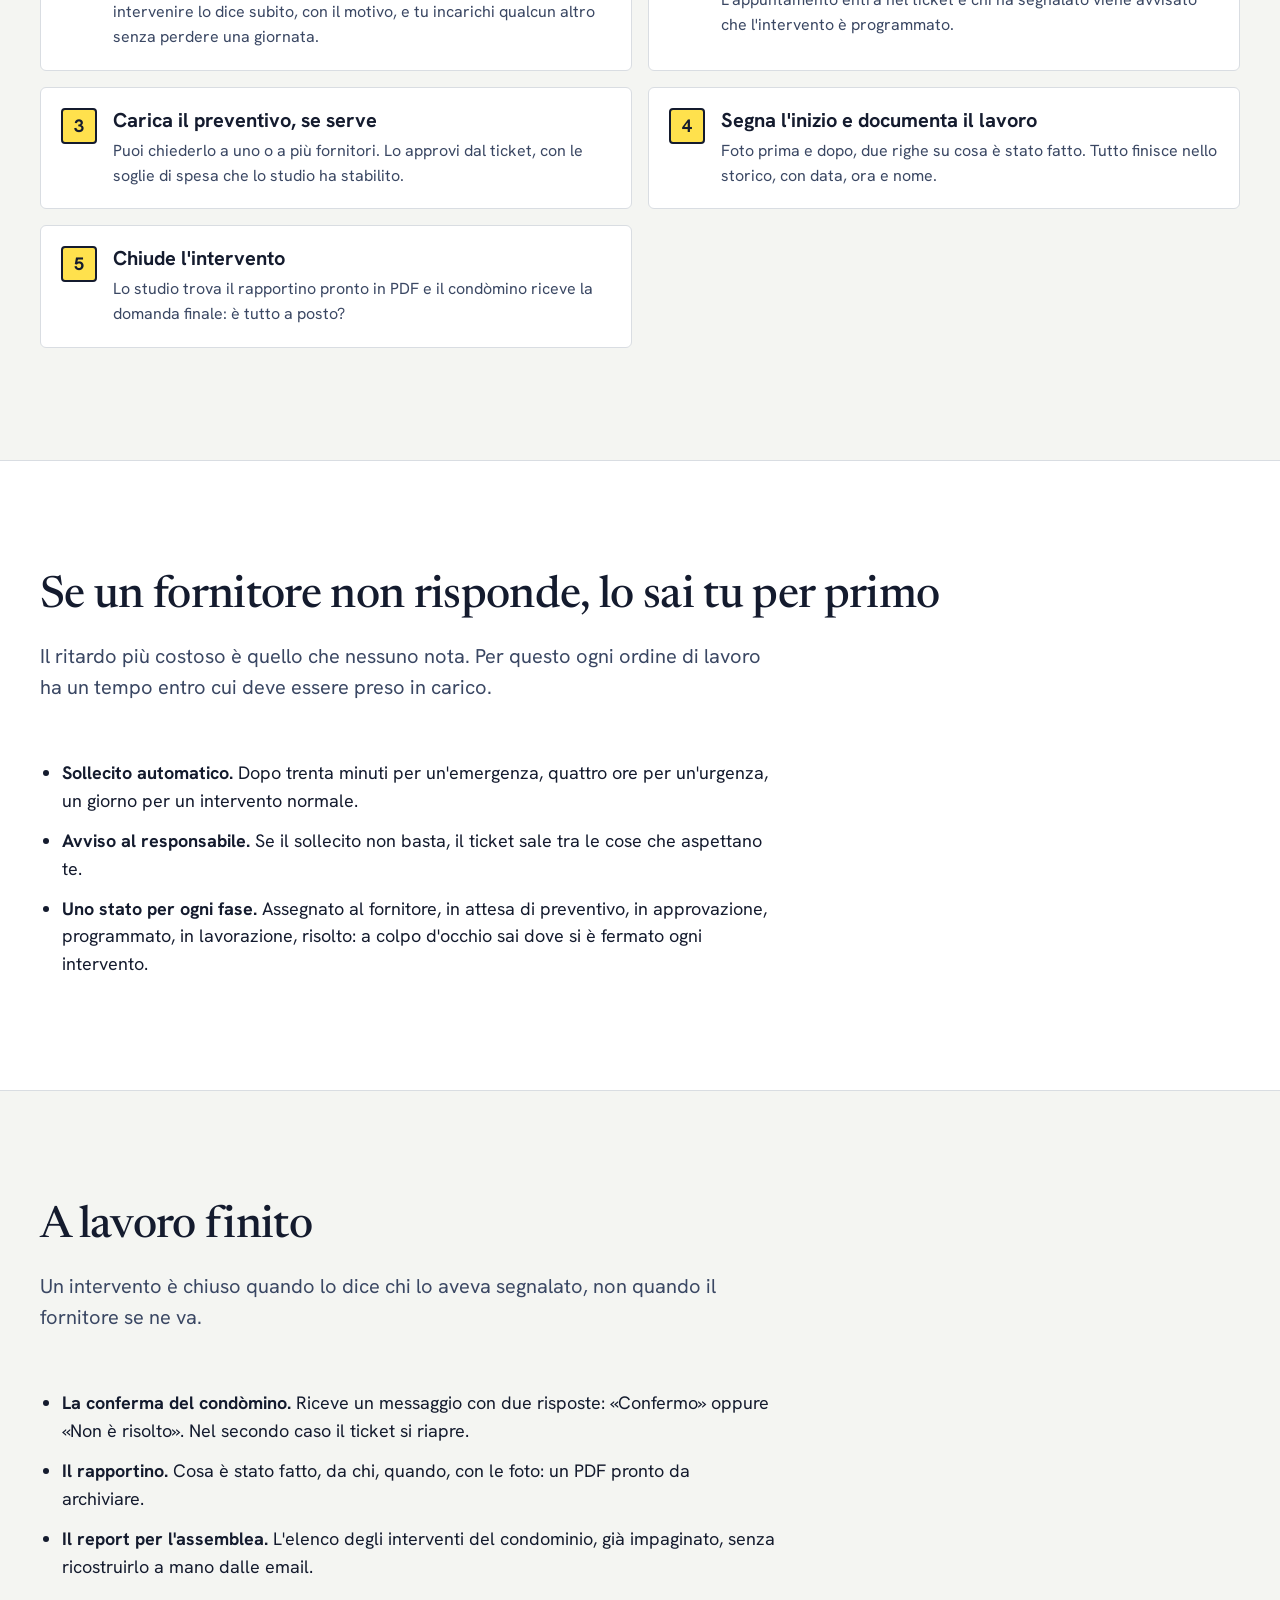
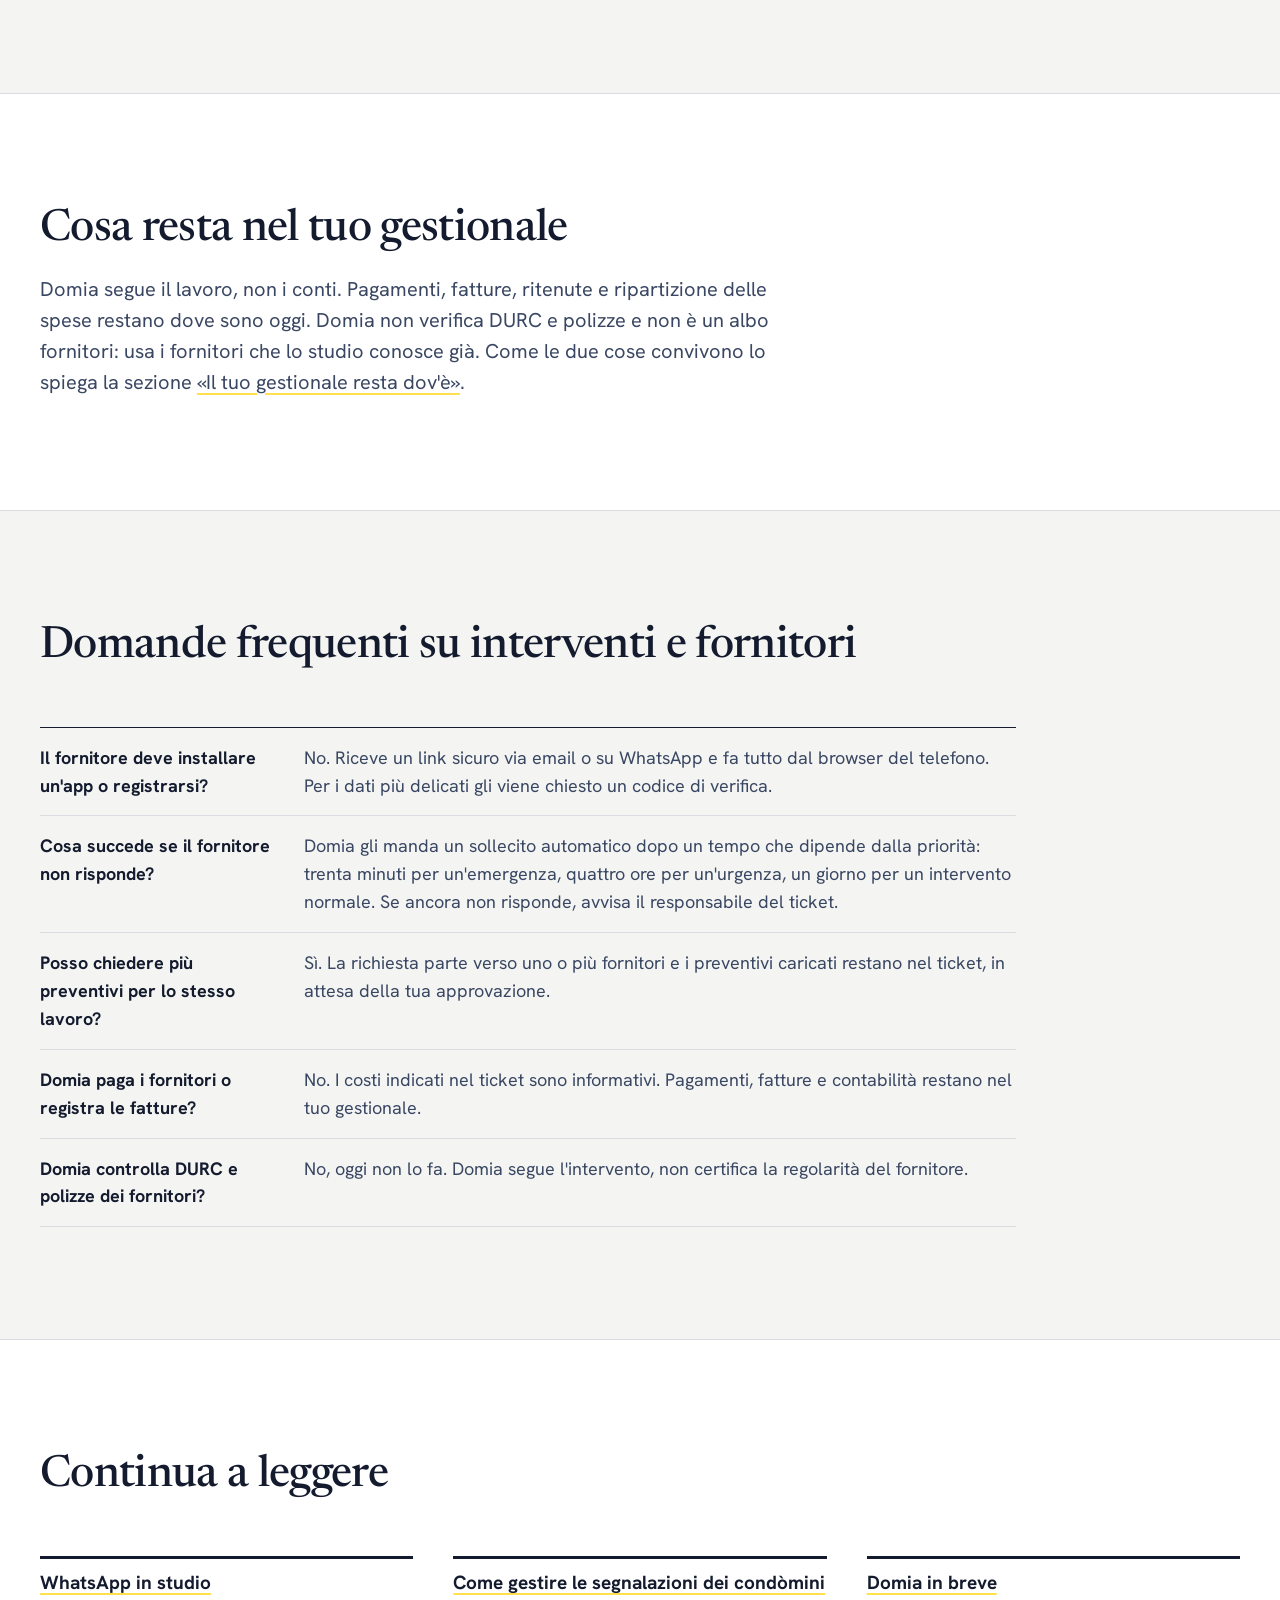
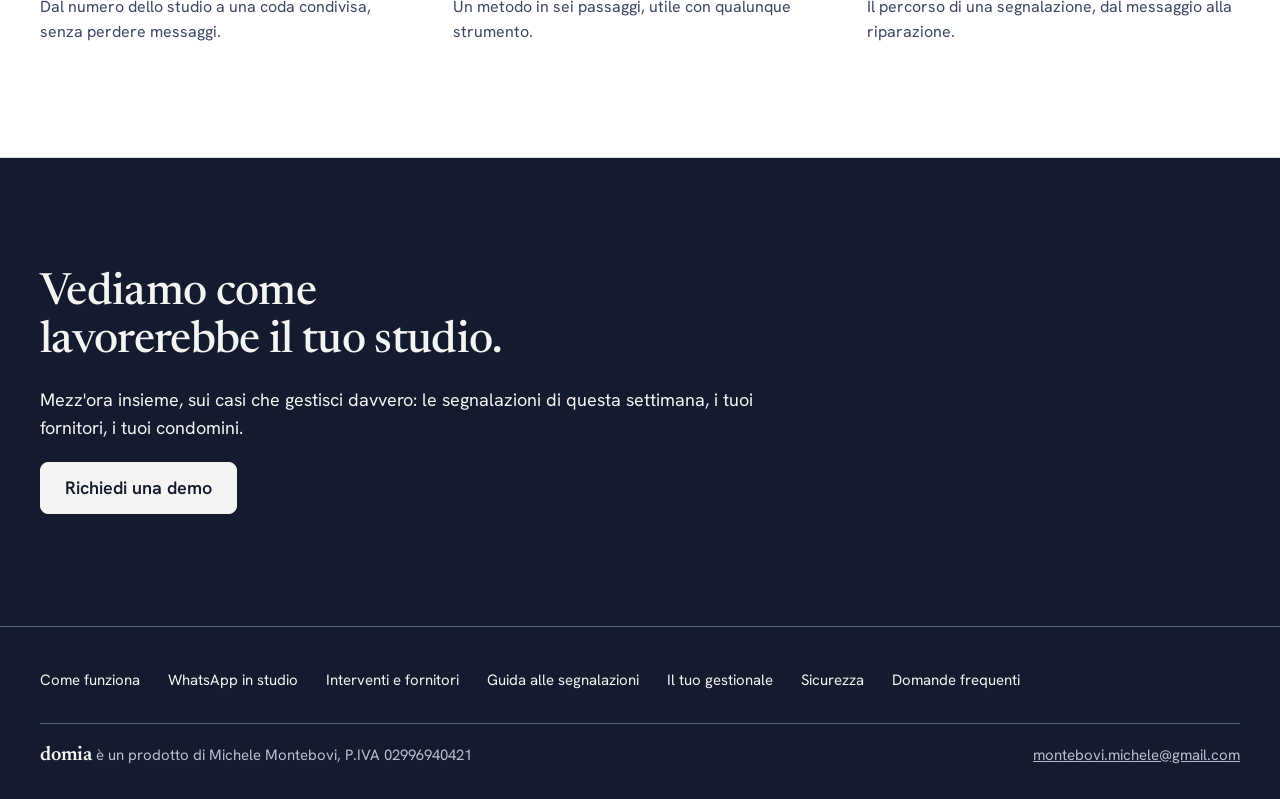
<file: manutenzioni-fornitori-condominio/index.html>
<!doctype html>
<html lang="it">
  <head>
    <meta charset="UTF-8" />
    <meta name="viewport" content="width=device-width, initial-scale=1.0" />
    <title>Manutenzioni e fornitori del condominio: dall'incarico alla chiusura | Domia</title>
    <meta name="description" content="Con Domia l'incarico arriva al fornitore come un link, senza app né account: accetta, propone una data, carica foto e preventivo, chiude dal telefono. Lo studio segue stato e solleciti." />
    <link rel="canonical" href="https://getdomia.it/manutenzioni-fornitori-condominio/" />
    <meta property="og:type" content="website" />
    <meta property="og:site_name" content="Domia" />
    <meta property="og:locale" content="it_IT" />
    <meta property="og:title" content="Manutenzioni e fornitori del condominio: dall'incarico alla chiusura | Domia" />
    <meta property="og:description" content="Con Domia l'incarico arriva al fornitore come un link, senza app né account: accetta, propone una data, carica foto e preventivo, chiude dal telefono. Lo studio segue stato e solleciti." />
    <meta property="og:url" content="https://getdomia.it/manutenzioni-fornitori-condominio/" />
    <meta property="og:image" content="https://getdomia.it/og.png" />
    <meta property="og:image:width" content="1200" />
    <meta property="og:image:height" content="630" />
    <meta name="twitter:card" content="summary_large_image" />
    <script type="application/ld+json">{"@context":"https://schema.org","@graph":[{"@type":"Organization","@id":"https://getdomia.it/#organizzazione","name":"Domia","url":"https://getdomia.it/","logo":"https://getdomia.it/icon-512.png","email":"montebovi.michele@gmail.com","vatID":"IT02996940421","description":"Software per studi di amministrazione condominiale: riunisce le segnalazioni dei condòmini da WhatsApp, email e telefono, le trasforma in ticket, incarica i fornitori e invia gli aggiornamenti."},{"@type":"BreadcrumbList","itemListElement":[{"@type":"ListItem","position":1,"name":"Domia","item":"https://getdomia.it/"},{"@type":"ListItem","position":2,"name":"Interventi e fornitori","item":"https://getdomia.it/manutenzioni-fornitori-condominio/"}]},{"@type":"WebPage","@id":"https://getdomia.it/manutenzioni-fornitori-condominio/","url":"https://getdomia.it/manutenzioni-fornitori-condominio/","name":"Manutenzioni e fornitori del condominio: dall'incarico alla chiusura | Domia","description":"Con Domia l'incarico arriva al fornitore come un link, senza app né account: accetta, propone una data, carica foto e preventivo, chiude dal telefono. Lo studio segue stato e solleciti.","inLanguage":"it-IT","isPartOf":{"@id":"https://getdomia.it/#sito"}}]}</script>
    <link rel="preload" href="/assets/newsreader-latin-opsz-normal-s-izfB6B.woff2" as="font" type="font/woff2" crossorigin />
    <link rel="preload" href="/assets/hanken-grotesk-latin-wght-normal-CaVRRdDk.woff2" as="font" type="font/woff2" crossorigin />
    <meta name="theme-color" content="#f4f5f2" />
    <link rel="icon" href="/favicon.ico" sizes="48x48" />
    <link rel="icon" href="/icon.svg" type="image/svg+xml" />
    <link rel="apple-touch-icon" href="/apple-touch-icon.png" />
    <!-- Blocks wait for scripting to enter on scroll: without it they are shown at once. -->
    <noscript>
      <style>
        [data-seen="false"],
        [data-seen="false"] *,
        .reveal {
          opacity: 1 !important;
          translate: none !important;
          transform: none !important;
        }
      </style>
    </noscript>
    <script type="module" crossorigin src="/assets/index-DbufYC-s.js"></script>
    <link rel="stylesheet" crossorigin href="/assets/index-Cjs3rqUf.css">
  </head>
  <body>
    <div id="root"><a class="skip-link" href="#contenuto">Vai al contenuto</a><div class="scroll-progress" aria-hidden="true"></div><header class="site-header"><div class="container"><a class="logo-link" href="/" aria-label="Domia, pagina iniziale"><span class="logo"><svg aria-hidden="true" width="30" height="30" viewBox="0 0 28 28" fill="none"><path d="M3 6l7 4M2 14h8M3 22l7-4M16 14h10" stroke="currentColor" stroke-width="2.4" stroke-linecap="round"></path><rect x="10" y="9" width="6" height="10" rx="1" fill="var(--evidenziatore)" stroke="currentColor" stroke-width="2"></rect></svg><span class="logo-word">domia</span></span></a><nav aria-label="Principale"><a class="nav-link" href="/#come-funziona">Come funziona</a><a class="nav-link" href="/whatsapp-amministratore-condominio/">WhatsApp</a><a class="nav-link" href="/manutenzioni-fornitori-condominio/" aria-current="page">Fornitori</a><a class="nav-link" href="/guide/gestire-segnalazioni-condominio/">Guida</a><a class="btn btn-primary" href="/#demo">Richiedi una demo</a></nav></div></header><main id="contenuto"><section class="hero page-hero"><div class="container"><nav class="breadcrumb" aria-label="Percorso"><ol><li><a href="/">Domia</a></li><li aria-current="page">Interventi e fornitori</li></ol></nav><div class="hero-intro"><h1><span class="eyebrow">Gestione degli interventi di manutenzione e dei fornitori del condominio</span> <!-- -->Assegni l&#x27;intervento. Sai sempre a che punto è.</h1><p class="lede">Con Domia l&#x27;incarico arriva al fornitore come un link, su WhatsApp o via email. Lui accetta, propone una data e aggiorna lo stato dal telefono. Tu vedi ogni passaggio senza telefonare a nessuno.</p><div class="hero-actions"><a class="btn btn-primary btn-large" href="/#demo">Richiedi una demo</a><a class="link-strong" href="/#come-funziona">Guarda come funziona</a></div></div></div></section><section class="section section-white"><div class="container"><div class="rise section-intro" data-seen="false"><h2 class="h2-small">Dal ticket all&#x27;ordine di lavoro</h2><p class="lede">Quando una segnalazione è diventata un ticket, incaricare il fornitore è un passaggio solo. L&#x27;ordine di lavoro porta con sé quello che di solito si detta al telefono: il problema, le foto, l&#x27;indirizzo, il punto esatto, l&#x27;urgenza e chi chiamare in studio.</p></div><p class="prose">L&#x27;ordine parte via email, su WhatsApp o su entrambi. Non serve che il fornitore abbia un account, e non serve convincerlo a usare un programma nuovo: apre il link e trova tutto.</p></div></section><section class="section"><div class="container"><div class="rise section-intro" data-seen="false"><h2 class="h2-small">Cosa fa il fornitore dal link</h2><p class="lede">Cinque azioni, nell&#x27;ordine in cui servono. Ognuna aggiorna il ticket nel momento in cui avviene.</p></div><ol class="steps"><li><h3>Accetta o rifiuta</h3><p>Il fornitore vede il problema, le foto e l&#x27;indirizzo preciso. Se non può intervenire lo dice subito, con il motivo, e tu incarichi qualcun altro senza perdere una giornata.</p></li><li><h3>Propone data e fascia oraria</h3><p>L&#x27;appuntamento entra nel ticket e chi ha segnalato viene avvisato che l&#x27;intervento è programmato.</p></li><li><h3>Carica il preventivo, se serve</h3><p>Puoi chiederlo a uno o a più fornitori. Lo approvi dal ticket, con le soglie di spesa che lo studio ha stabilito.</p></li><li><h3>Segna l&#x27;inizio e documenta il lavoro</h3><p>Foto prima e dopo, due righe su cosa è stato fatto. Tutto finisce nello storico, con data, ora e nome.</p></li><li><h3>Chiude l&#x27;intervento</h3><p>Lo studio trova il rapportino pronto in PDF e il condòmino riceve la domanda finale: è tutto a posto?</p></li></ol></div></section><section class="section section-white"><div class="container"><div class="rise section-intro" data-seen="false"><h2 class="h2-small">Se un fornitore non risponde, lo sai tu per primo</h2><p class="lede">Il ritardo più costoso è quello che nessuno nota. Per questo ogni ordine di lavoro ha un tempo entro cui deve essere preso in carico.</p></div><ul class="prose prose-list"><li><strong>Sollecito automatico.</strong> Dopo trenta minuti per un&#x27;emergenza, quattro ore per un&#x27;urgenza, un giorno per un intervento normale.</li><li><strong>Avviso al responsabile.</strong> Se il sollecito non basta, il ticket sale tra le cose che aspettano te.</li><li><strong>Uno stato per ogni fase.</strong> Assegnato al fornitore, in attesa di preventivo, in approvazione, programmato, in lavorazione, risolto: a colpo d&#x27;occhio sai dove si è fermato ogni intervento.</li></ul></div></section><section class="section"><div class="container"><div class="rise section-intro" data-seen="false"><h2 class="h2-small">A lavoro finito</h2><p class="lede">Un intervento è chiuso quando lo dice chi lo aveva segnalato, non quando il fornitore se ne va.</p></div><ul class="prose prose-list"><li><strong>La conferma del condòmino.</strong> Riceve un messaggio con due risposte: «Confermo» oppure «Non è risolto». Nel secondo caso il ticket si riapre.</li><li><strong>Il rapportino.</strong> Cosa è stato fatto, da chi, quando, con le foto: un PDF pronto da archiviare.</li><li><strong>Il report per l&#x27;assemblea.</strong> L&#x27;elenco degli interventi del condominio, già impaginato, senza ricostruirlo a mano dalle email.</li></ul></div></section><section class="section section-white"><div class="container"><div class="rise section-intro" data-seen="false"><h2 class="h2-small">Cosa resta nel tuo gestionale</h2><p class="lede">Domia segue il lavoro, non i conti. Pagamenti, fatture, ritenute e ripartizione delle spese restano dove sono oggi. Domia non verifica DURC e polizze e non è un albo fornitori: usa i fornitori che lo studio conosce già. Come le due cose convivono lo spiega la sezione <a href="/#gestionale">«Il tuo gestionale resta dov&#x27;è»</a>.</p></div></div></section><section class="section"><div class="container"><div class="rise section-intro" data-seen="false"><h2 class="h2-small">Domande frequenti su interventi e fornitori</h2></div><dl class="abilities faq"><div><dt>Il fornitore deve installare un&#x27;app o registrarsi?</dt><dd>No. Riceve un link sicuro via email o su WhatsApp e fa tutto dal browser del telefono. Per i dati più delicati gli viene chiesto un codice di verifica.</dd></div><div><dt>Cosa succede se il fornitore non risponde?</dt><dd>Domia gli manda un sollecito automatico dopo un tempo che dipende dalla priorità: trenta minuti per un&#x27;emergenza, quattro ore per un&#x27;urgenza, un giorno per un intervento normale. Se ancora non risponde, avvisa il responsabile del ticket.</dd></div><div><dt>Posso chiedere più preventivi per lo stesso lavoro?</dt><dd>Sì. La richiesta parte verso uno o più fornitori e i preventivi caricati restano nel ticket, in attesa della tua approvazione.</dd></div><div><dt>Domia paga i fornitori o registra le fatture?</dt><dd>No. I costi indicati nel ticket sono informativi. Pagamenti, fatture e contabilità restano nel tuo gestionale.</dd></div><div><dt>Domia controlla DURC e polizze dei fornitori?</dt><dd>No, oggi non lo fa. Domia segue l&#x27;intervento, non certifica la regolarità del fornitore.</dd></div></dl></div></section><section class="section section-white section-compact"><div class="container"><h2 class="h2-small">Continua a leggere</h2><ul class="guarantees related"><li><h3><a href="/whatsapp-amministratore-condominio/">WhatsApp in studio</a></h3><p>Dal numero dello studio a una coda condivisa, senza perdere messaggi.</p></li><li><h3><a href="/guide/gestire-segnalazioni-condominio/">Come gestire le segnalazioni dei condòmini</a></h3><p>Un metodo in sei passaggi, utile con qualunque strumento.</p></li><li><h3><a href="/">Domia in breve</a></h3><p>Il percorso di una segnalazione, dal messaggio alla riparazione.</p></li></ul></div></section><section class="section section-ink"><div class="container"><div class="invite"><h2 class="h2-small">Vediamo come lavorerebbe il tuo studio.</h2><p>Mezz&#x27;ora insieme, sui casi che gestisci davvero: le segnalazioni di questa settimana, i tuoi fornitori, i tuoi condomini.</p><a class="btn btn-light btn-large" href="/#demo">Richiedi una demo</a></div></div></section></main><footer class="site-footer"><div class="container"><nav class="footer-nav" aria-label="Pagine del sito"><ul><li><a href="/#come-funziona">Come funziona</a></li><li><a href="/whatsapp-amministratore-condominio/">WhatsApp in studio</a></li><li><a href="/manutenzioni-fornitori-condominio/">Interventi e fornitori</a></li><li><a href="/guide/gestire-segnalazioni-condominio/">Guida alle segnalazioni</a></li><li><a href="/#gestionale">Il tuo gestionale</a></li><li><a href="/#sicurezza">Sicurezza</a></li><li><a href="/#domande">Domande frequenti</a></li></ul></nav><p><span class="logo-word">domia</span> è un prodotto di <!-- -->Michele Montebovi<!-- -->, P.IVA<!-- --> <!-- -->02996940421</p><p><a href="mailto:montebovi.michele@gmail.com">montebovi.michele@gmail.com</a></p></div></footer></div>
  </body>
</html>
</file>
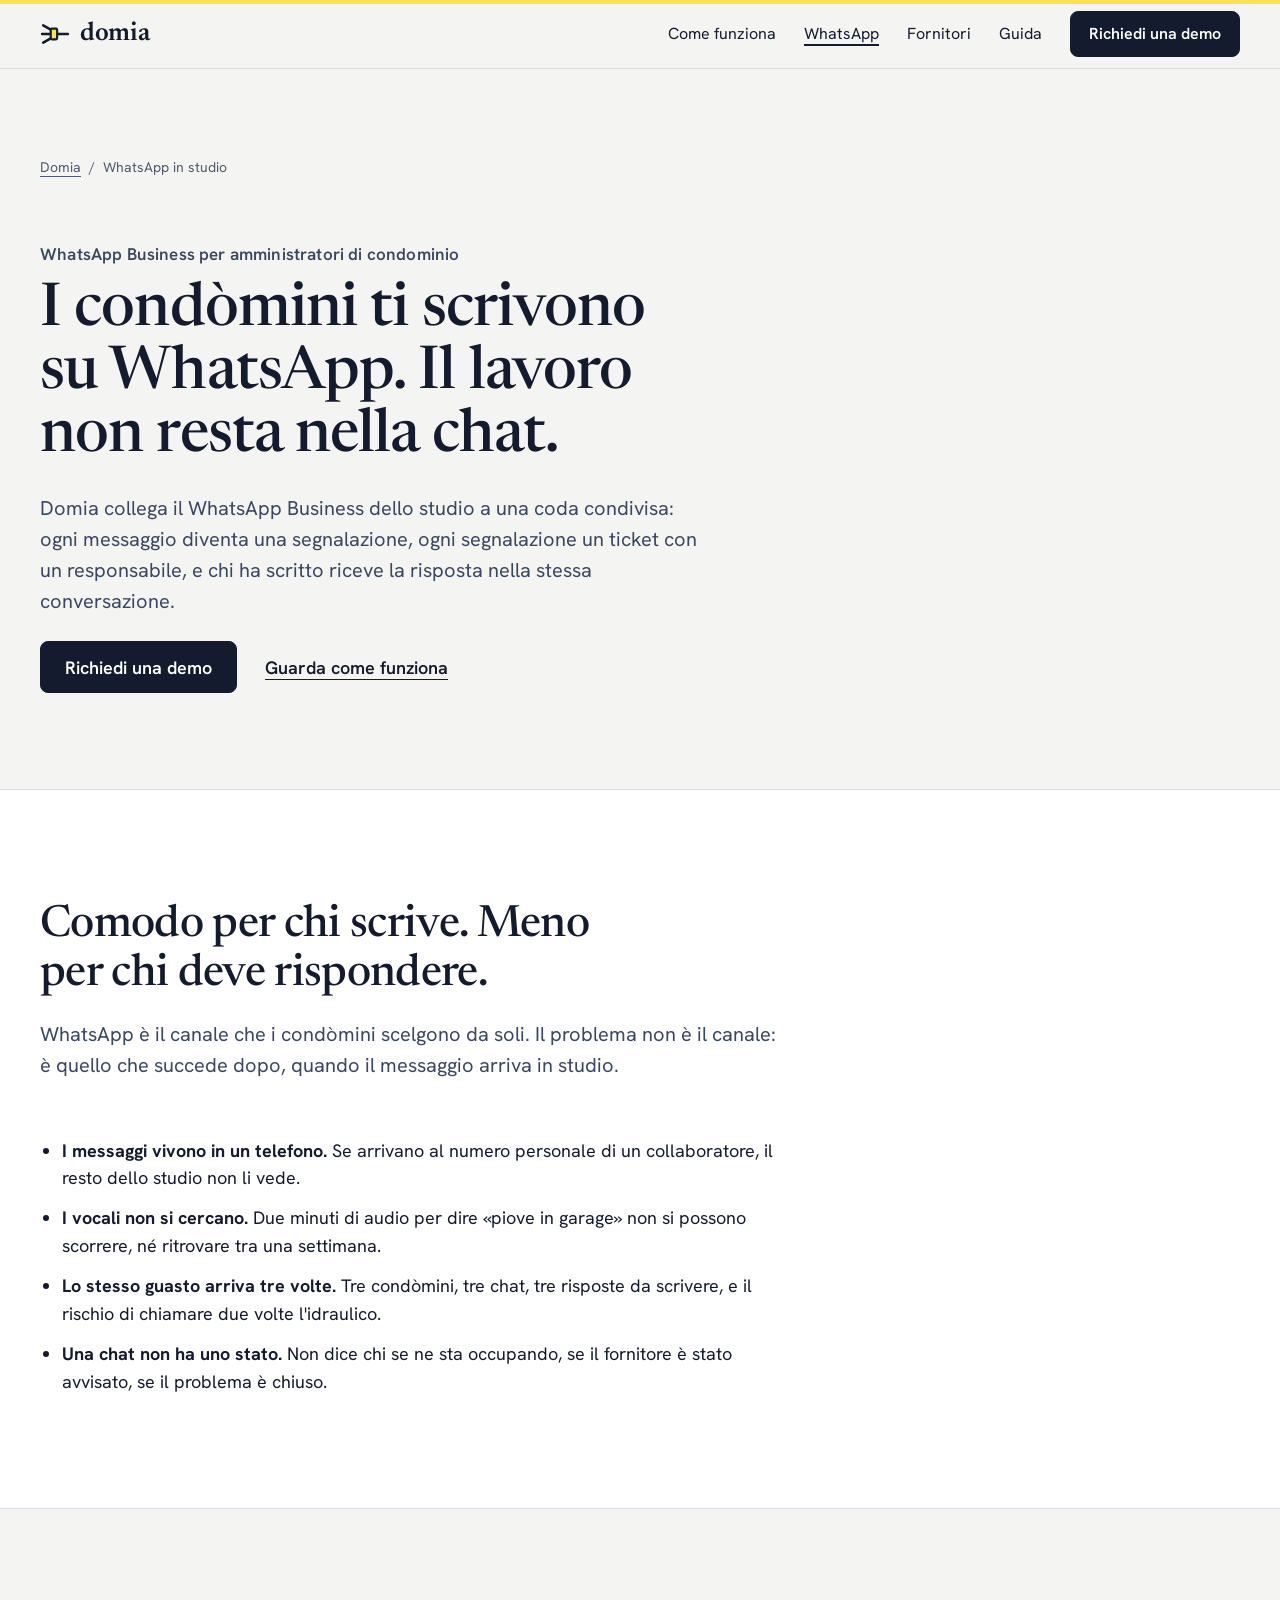
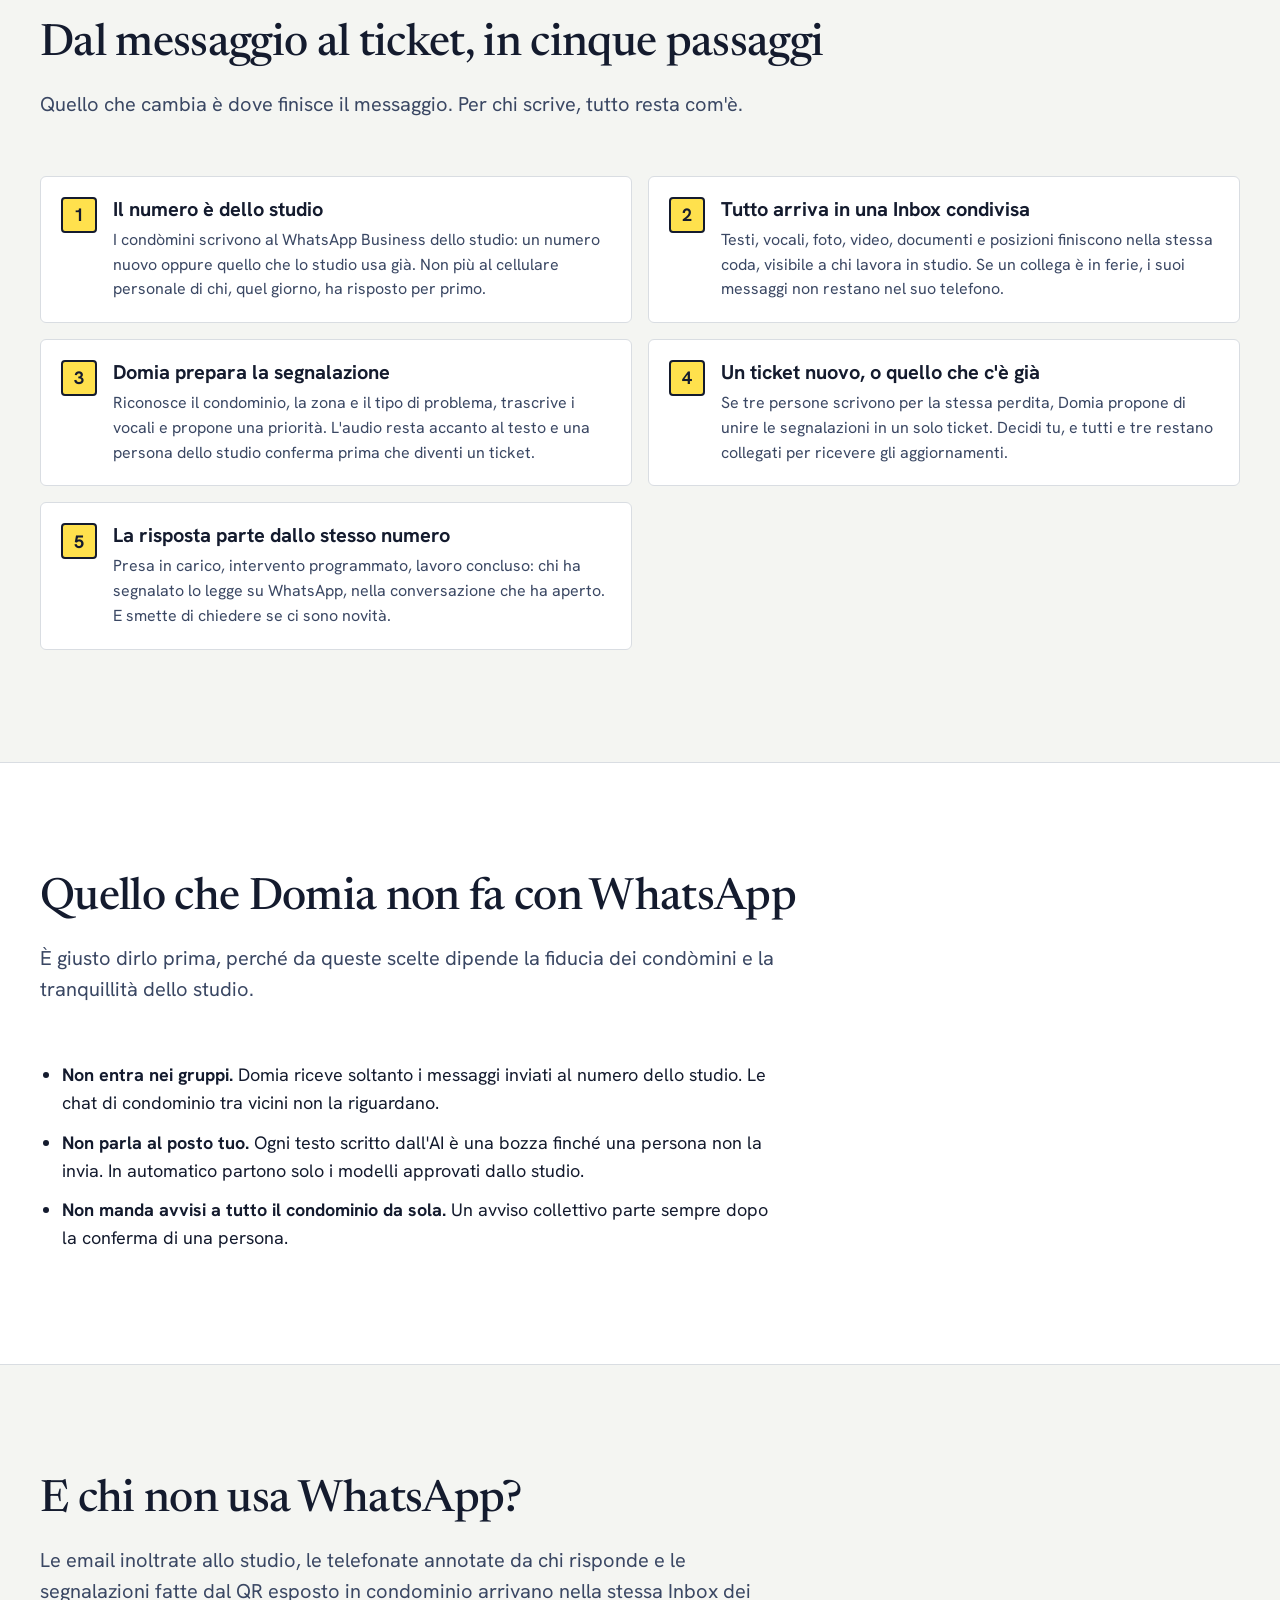
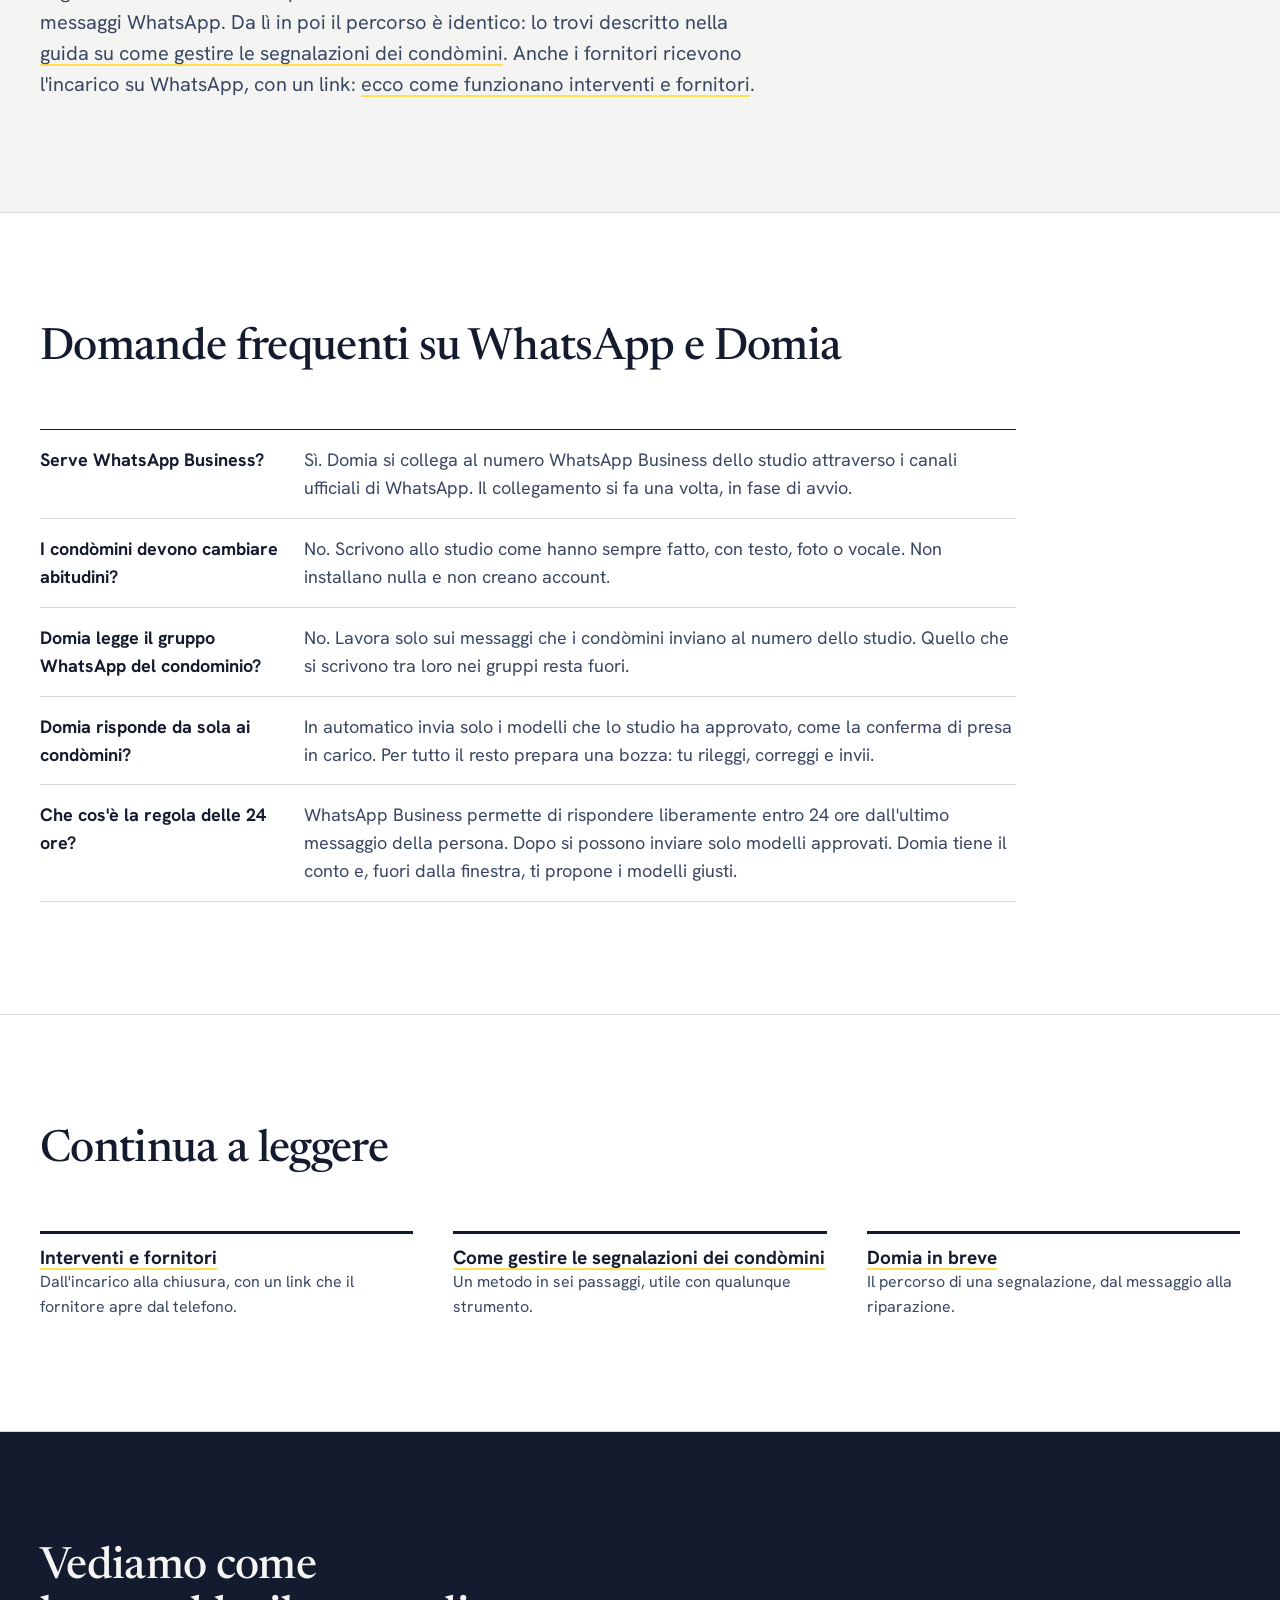
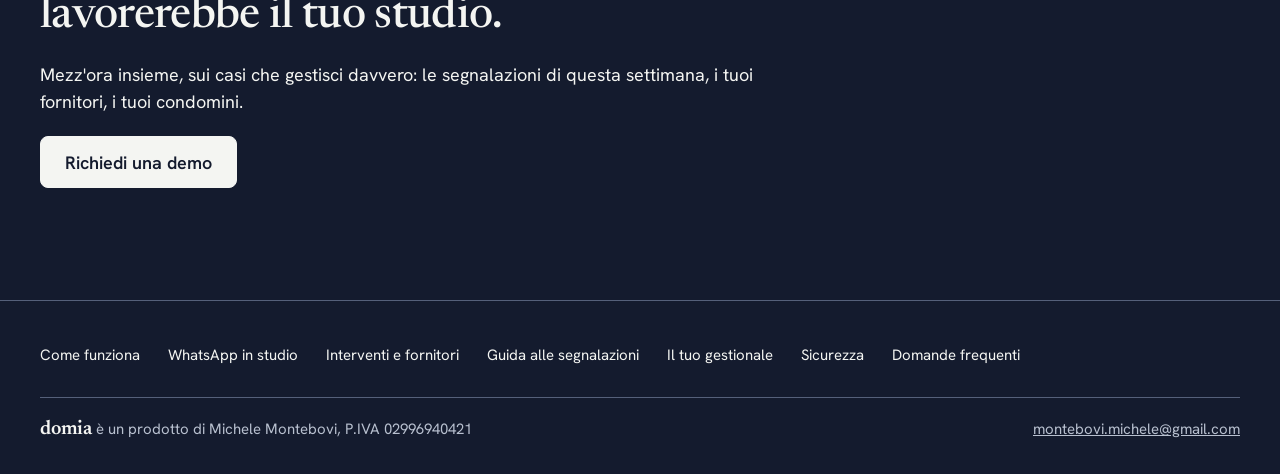
<file: whatsapp-amministratore-condominio/index.html>
<!doctype html>
<html lang="it">
  <head>
    <meta charset="UTF-8" />
    <meta name="viewport" content="width=device-width, initial-scale=1.0" />
    <title>WhatsApp Business per amministratori di condominio: dai messaggi ai ticket | Domia</title>
    <meta name="description" content="Come usare WhatsApp nello studio di amministrazione senza perdere segnalazioni: il numero dello studio, una coda condivisa, i vocali trascritti e ogni messaggio collegato al suo ticket." />
    <link rel="canonical" href="https://getdomia.it/whatsapp-amministratore-condominio/" />
    <meta property="og:type" content="website" />
    <meta property="og:site_name" content="Domia" />
    <meta property="og:locale" content="it_IT" />
    <meta property="og:title" content="WhatsApp Business per amministratori di condominio: dai messaggi ai ticket | Domia" />
    <meta property="og:description" content="Come usare WhatsApp nello studio di amministrazione senza perdere segnalazioni: il numero dello studio, una coda condivisa, i vocali trascritti e ogni messaggio collegato al suo ticket." />
    <meta property="og:url" content="https://getdomia.it/whatsapp-amministratore-condominio/" />
    <meta property="og:image" content="https://getdomia.it/og.png" />
    <meta property="og:image:width" content="1200" />
    <meta property="og:image:height" content="630" />
    <meta name="twitter:card" content="summary_large_image" />
    <script type="application/ld+json">{"@context":"https://schema.org","@graph":[{"@type":"Organization","@id":"https://getdomia.it/#organizzazione","name":"Domia","url":"https://getdomia.it/","logo":"https://getdomia.it/icon-512.png","email":"montebovi.michele@gmail.com","vatID":"IT02996940421","description":"Software per studi di amministrazione condominiale: riunisce le segnalazioni dei condòmini da WhatsApp, email e telefono, le trasforma in ticket, incarica i fornitori e invia gli aggiornamenti."},{"@type":"BreadcrumbList","itemListElement":[{"@type":"ListItem","position":1,"name":"Domia","item":"https://getdomia.it/"},{"@type":"ListItem","position":2,"name":"WhatsApp in studio","item":"https://getdomia.it/whatsapp-amministratore-condominio/"}]},{"@type":"WebPage","@id":"https://getdomia.it/whatsapp-amministratore-condominio/","url":"https://getdomia.it/whatsapp-amministratore-condominio/","name":"WhatsApp Business per amministratori di condominio: dai messaggi ai ticket | Domia","description":"Come usare WhatsApp nello studio di amministrazione senza perdere segnalazioni: il numero dello studio, una coda condivisa, i vocali trascritti e ogni messaggio collegato al suo ticket.","inLanguage":"it-IT","isPartOf":{"@id":"https://getdomia.it/#sito"}}]}</script>
    <link rel="preload" href="/assets/newsreader-latin-opsz-normal-s-izfB6B.woff2" as="font" type="font/woff2" crossorigin />
    <link rel="preload" href="/assets/hanken-grotesk-latin-wght-normal-CaVRRdDk.woff2" as="font" type="font/woff2" crossorigin />
    <meta name="theme-color" content="#f4f5f2" />
    <link rel="icon" href="/favicon.ico" sizes="48x48" />
    <link rel="icon" href="/icon.svg" type="image/svg+xml" />
    <link rel="apple-touch-icon" href="/apple-touch-icon.png" />
    <!-- Blocks wait for scripting to enter on scroll: without it they are shown at once. -->
    <noscript>
      <style>
        [data-seen="false"],
        [data-seen="false"] *,
        .reveal {
          opacity: 1 !important;
          translate: none !important;
          transform: none !important;
        }
      </style>
    </noscript>
    <script type="module" crossorigin src="/assets/index-DbufYC-s.js"></script>
    <link rel="stylesheet" crossorigin href="/assets/index-Cjs3rqUf.css">
  </head>
  <body>
    <div id="root"><a class="skip-link" href="#contenuto">Vai al contenuto</a><div class="scroll-progress" aria-hidden="true"></div><header class="site-header"><div class="container"><a class="logo-link" href="/" aria-label="Domia, pagina iniziale"><span class="logo"><svg aria-hidden="true" width="30" height="30" viewBox="0 0 28 28" fill="none"><path d="M3 6l7 4M2 14h8M3 22l7-4M16 14h10" stroke="currentColor" stroke-width="2.4" stroke-linecap="round"></path><rect x="10" y="9" width="6" height="10" rx="1" fill="var(--evidenziatore)" stroke="currentColor" stroke-width="2"></rect></svg><span class="logo-word">domia</span></span></a><nav aria-label="Principale"><a class="nav-link" href="/#come-funziona">Come funziona</a><a class="nav-link" href="/whatsapp-amministratore-condominio/" aria-current="page">WhatsApp</a><a class="nav-link" href="/manutenzioni-fornitori-condominio/">Fornitori</a><a class="nav-link" href="/guide/gestire-segnalazioni-condominio/">Guida</a><a class="btn btn-primary" href="/#demo">Richiedi una demo</a></nav></div></header><main id="contenuto"><section class="hero page-hero"><div class="container"><nav class="breadcrumb" aria-label="Percorso"><ol><li><a href="/">Domia</a></li><li aria-current="page">WhatsApp in studio</li></ol></nav><div class="hero-intro"><h1><span class="eyebrow">WhatsApp Business per amministratori di condominio</span> <!-- -->I condòmini ti scrivono su WhatsApp. Il lavoro non resta nella chat.</h1><p class="lede">Domia collega il WhatsApp Business dello studio a una coda condivisa: ogni messaggio diventa una segnalazione, ogni segnalazione un ticket con un responsabile, e chi ha scritto riceve la risposta nella stessa conversazione.</p><div class="hero-actions"><a class="btn btn-primary btn-large" href="/#demo">Richiedi una demo</a><a class="link-strong" href="/#come-funziona">Guarda come funziona</a></div></div></div></section><section class="section section-white"><div class="container"><div class="rise section-intro" data-seen="false"><h2 class="h2-small">Comodo per chi scrive. Meno per chi deve rispondere.</h2><p class="lede">WhatsApp è il canale che i condòmini scelgono da soli. Il problema non è il canale: è quello che succede dopo, quando il messaggio arriva in studio.</p></div><ul class="prose prose-list"><li><strong>I messaggi vivono in un telefono.</strong> Se arrivano al numero personale di un collaboratore, il resto dello studio non li vede.</li><li><strong>I vocali non si cercano.</strong> Due minuti di audio per dire «piove in garage» non si possono scorrere, né ritrovare tra una settimana.</li><li><strong>Lo stesso guasto arriva tre volte.</strong> Tre condòmini, tre chat, tre risposte da scrivere, e il rischio di chiamare due volte l&#x27;idraulico.</li><li><strong>Una chat non ha uno stato.</strong> Non dice chi se ne sta occupando, se il fornitore è stato avvisato, se il problema è chiuso.</li></ul></div></section><section class="section"><div class="container"><div class="rise section-intro" data-seen="false"><h2 class="h2-small">Dal messaggio al ticket, in cinque passaggi</h2><p class="lede">Quello che cambia è dove finisce il messaggio. Per chi scrive, tutto resta com&#x27;è.</p></div><ol class="steps"><li><h3>Il numero è dello studio</h3><p>I condòmini scrivono al WhatsApp Business dello studio: un numero nuovo oppure quello che lo studio usa già. Non più al cellulare personale di chi, quel giorno, ha risposto per primo.</p></li><li><h3>Tutto arriva in una Inbox condivisa</h3><p>Testi, vocali, foto, video, documenti e posizioni finiscono nella stessa coda, visibile a chi lavora in studio. Se un collega è in ferie, i suoi messaggi non restano nel suo telefono.</p></li><li><h3>Domia prepara la segnalazione</h3><p>Riconosce il condominio, la zona e il tipo di problema, trascrive i vocali e propone una priorità. L&#x27;audio resta accanto al testo e una persona dello studio conferma prima che diventi un ticket.</p></li><li><h3>Un ticket nuovo, o quello che c&#x27;è già</h3><p>Se tre persone scrivono per la stessa perdita, Domia propone di unire le segnalazioni in un solo ticket. Decidi tu, e tutti e tre restano collegati per ricevere gli aggiornamenti.</p></li><li><h3>La risposta parte dallo stesso numero</h3><p>Presa in carico, intervento programmato, lavoro concluso: chi ha segnalato lo legge su WhatsApp, nella conversazione che ha aperto. E smette di chiedere se ci sono novità.</p></li></ol></div></section><section class="section section-white"><div class="container"><div class="rise section-intro" data-seen="false"><h2 class="h2-small">Quello che Domia non fa con WhatsApp</h2><p class="lede">È giusto dirlo prima, perché da queste scelte dipende la fiducia dei condòmini e la tranquillità dello studio.</p></div><ul class="prose prose-list"><li><strong>Non entra nei gruppi.</strong> Domia riceve soltanto i messaggi inviati al numero dello studio. Le chat di condominio tra vicini non la riguardano.</li><li><strong>Non parla al posto tuo.</strong> Ogni testo scritto dall&#x27;AI è una bozza finché una persona non la invia. In automatico partono solo i modelli approvati dallo studio.</li><li><strong>Non manda avvisi a tutto il condominio da sola.</strong> Un avviso collettivo parte sempre dopo la conferma di una persona.</li></ul></div></section><section class="section"><div class="container"><div class="rise section-intro" data-seen="false"><h2 class="h2-small">E chi non usa WhatsApp?</h2><p class="lede">Le email inoltrate allo studio, le telefonate annotate da chi risponde e le segnalazioni fatte dal QR esposto in condominio arrivano nella stessa Inbox dei messaggi WhatsApp. Da lì in poi il percorso è identico: lo trovi descritto nella<!-- --> <a href="/guide/gestire-segnalazioni-condominio/">guida su come gestire le segnalazioni dei condòmini</a>. Anche i fornitori ricevono l&#x27;incarico su WhatsApp, con un link:<!-- --> <a href="/manutenzioni-fornitori-condominio/">ecco come funzionano interventi e fornitori</a>.</p></div></div></section><section class="section section-white"><div class="container"><div class="rise section-intro" data-seen="false"><h2 class="h2-small">Domande frequenti su WhatsApp e Domia</h2></div><dl class="abilities faq"><div><dt>Serve WhatsApp Business?</dt><dd>Sì. Domia si collega al numero WhatsApp Business dello studio attraverso i canali ufficiali di WhatsApp. Il collegamento si fa una volta, in fase di avvio.</dd></div><div><dt>I condòmini devono cambiare abitudini?</dt><dd>No. Scrivono allo studio come hanno sempre fatto, con testo, foto o vocale. Non installano nulla e non creano account.</dd></div><div><dt>Domia legge il gruppo WhatsApp del condominio?</dt><dd>No. Lavora solo sui messaggi che i condòmini inviano al numero dello studio. Quello che si scrivono tra loro nei gruppi resta fuori.</dd></div><div><dt>Domia risponde da sola ai condòmini?</dt><dd>In automatico invia solo i modelli che lo studio ha approvato, come la conferma di presa in carico. Per tutto il resto prepara una bozza: tu rileggi, correggi e invii.</dd></div><div><dt>Che cos&#x27;è la regola delle 24 ore?</dt><dd>WhatsApp Business permette di rispondere liberamente entro 24 ore dall&#x27;ultimo messaggio della persona. Dopo si possono inviare solo modelli approvati. Domia tiene il conto e, fuori dalla finestra, ti propone i modelli giusti.</dd></div></dl></div></section><section class="section section-white section-compact"><div class="container"><h2 class="h2-small">Continua a leggere</h2><ul class="guarantees related"><li><h3><a href="/manutenzioni-fornitori-condominio/">Interventi e fornitori</a></h3><p>Dall&#x27;incarico alla chiusura, con un link che il fornitore apre dal telefono.</p></li><li><h3><a href="/guide/gestire-segnalazioni-condominio/">Come gestire le segnalazioni dei condòmini</a></h3><p>Un metodo in sei passaggi, utile con qualunque strumento.</p></li><li><h3><a href="/">Domia in breve</a></h3><p>Il percorso di una segnalazione, dal messaggio alla riparazione.</p></li></ul></div></section><section class="section section-ink"><div class="container"><div class="invite"><h2 class="h2-small">Vediamo come lavorerebbe il tuo studio.</h2><p>Mezz&#x27;ora insieme, sui casi che gestisci davvero: le segnalazioni di questa settimana, i tuoi fornitori, i tuoi condomini.</p><a class="btn btn-light btn-large" href="/#demo">Richiedi una demo</a></div></div></section></main><footer class="site-footer"><div class="container"><nav class="footer-nav" aria-label="Pagine del sito"><ul><li><a href="/#come-funziona">Come funziona</a></li><li><a href="/whatsapp-amministratore-condominio/">WhatsApp in studio</a></li><li><a href="/manutenzioni-fornitori-condominio/">Interventi e fornitori</a></li><li><a href="/guide/gestire-segnalazioni-condominio/">Guida alle segnalazioni</a></li><li><a href="/#gestionale">Il tuo gestionale</a></li><li><a href="/#sicurezza">Sicurezza</a></li><li><a href="/#domande">Domande frequenti</a></li></ul></nav><p><span class="logo-word">domia</span> è un prodotto di <!-- -->Michele Montebovi<!-- -->, P.IVA<!-- --> <!-- -->02996940421</p><p><a href="mailto:montebovi.michele@gmail.com">montebovi.michele@gmail.com</a></p></div></footer></div>
  </body>
</html>
</file>
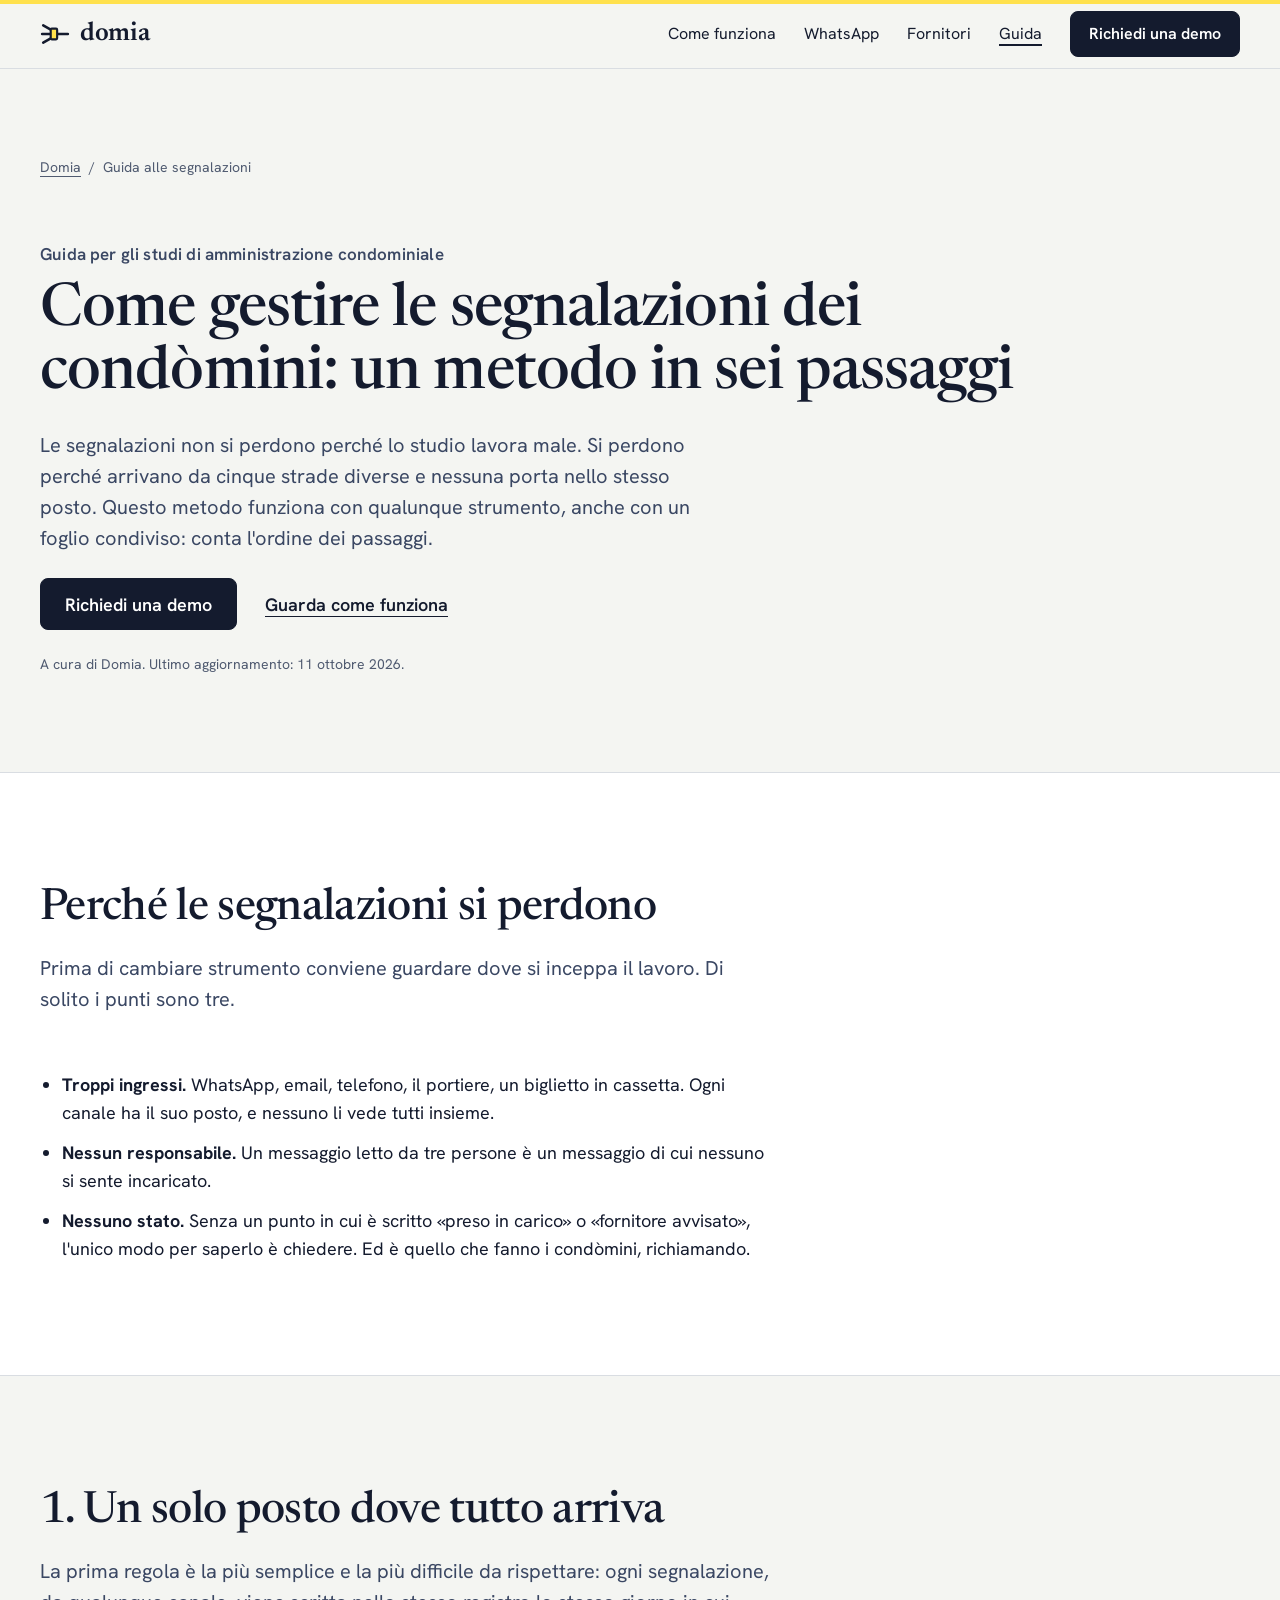
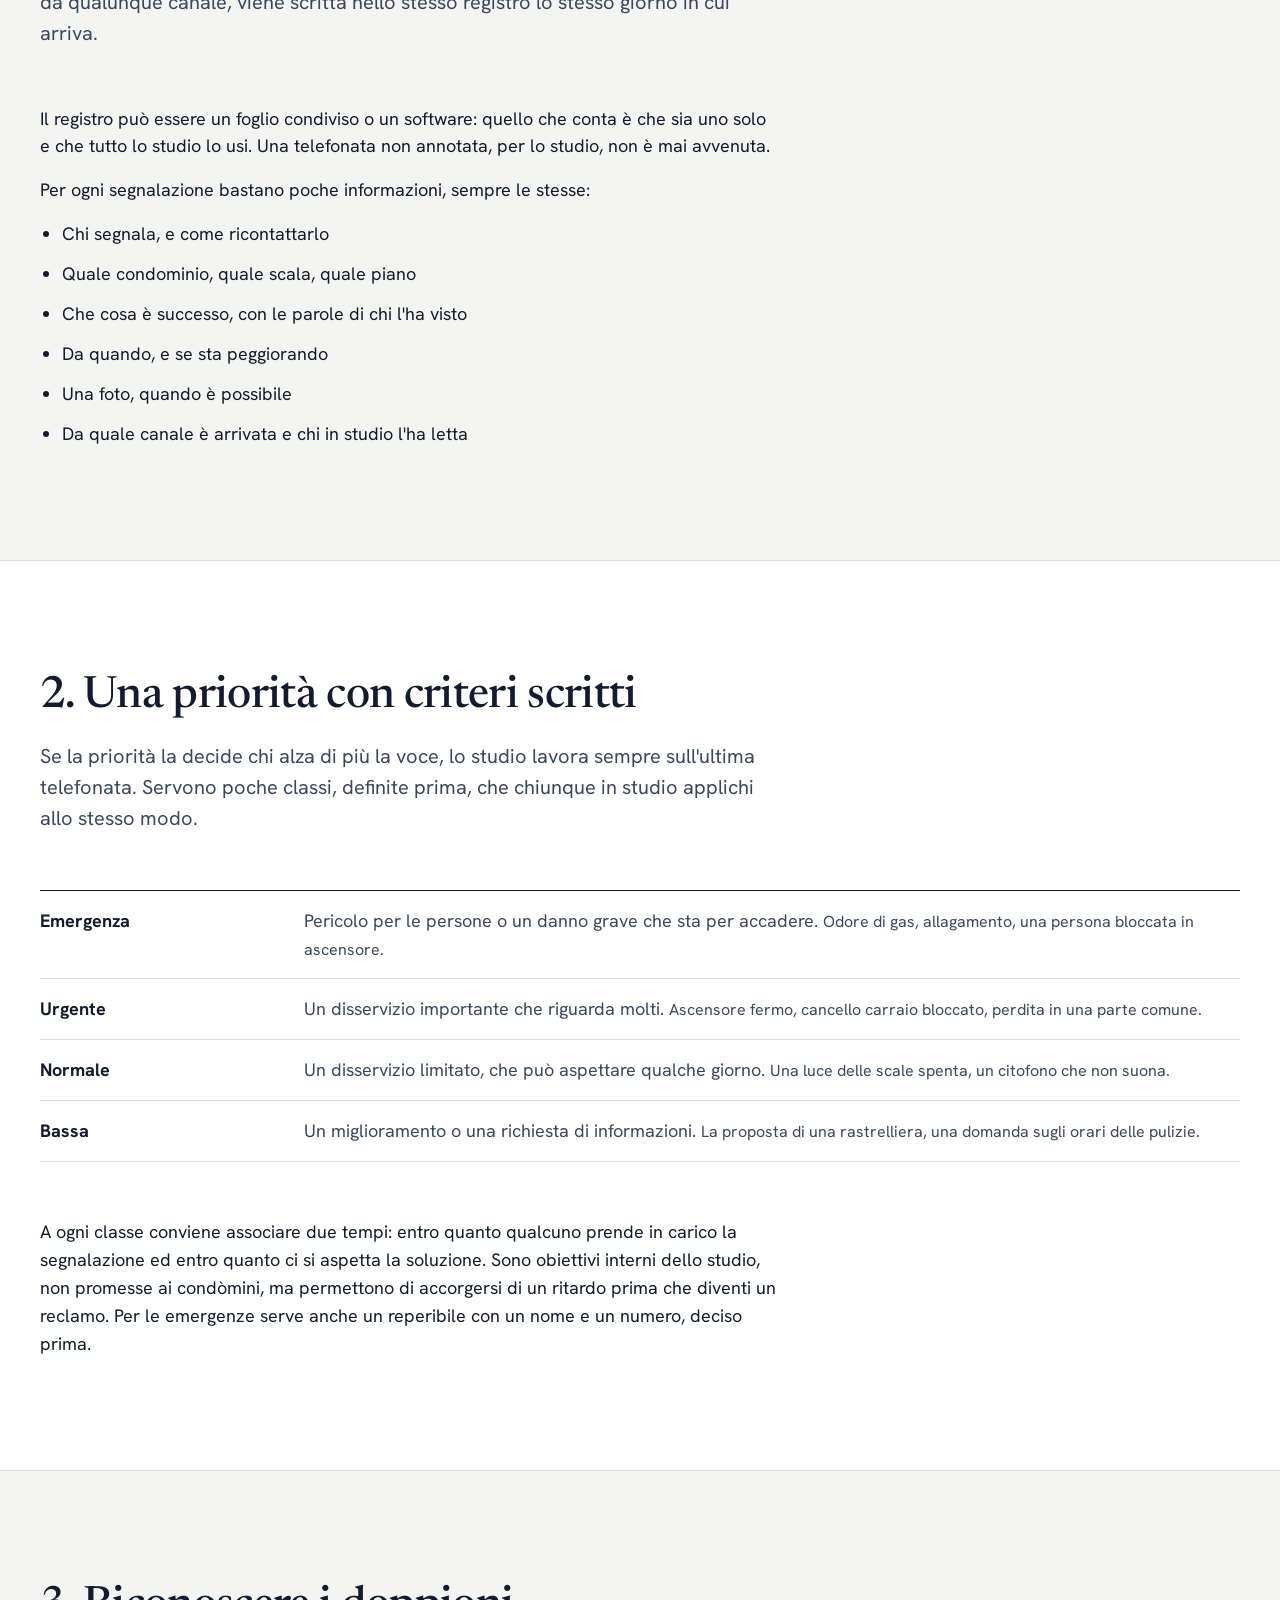
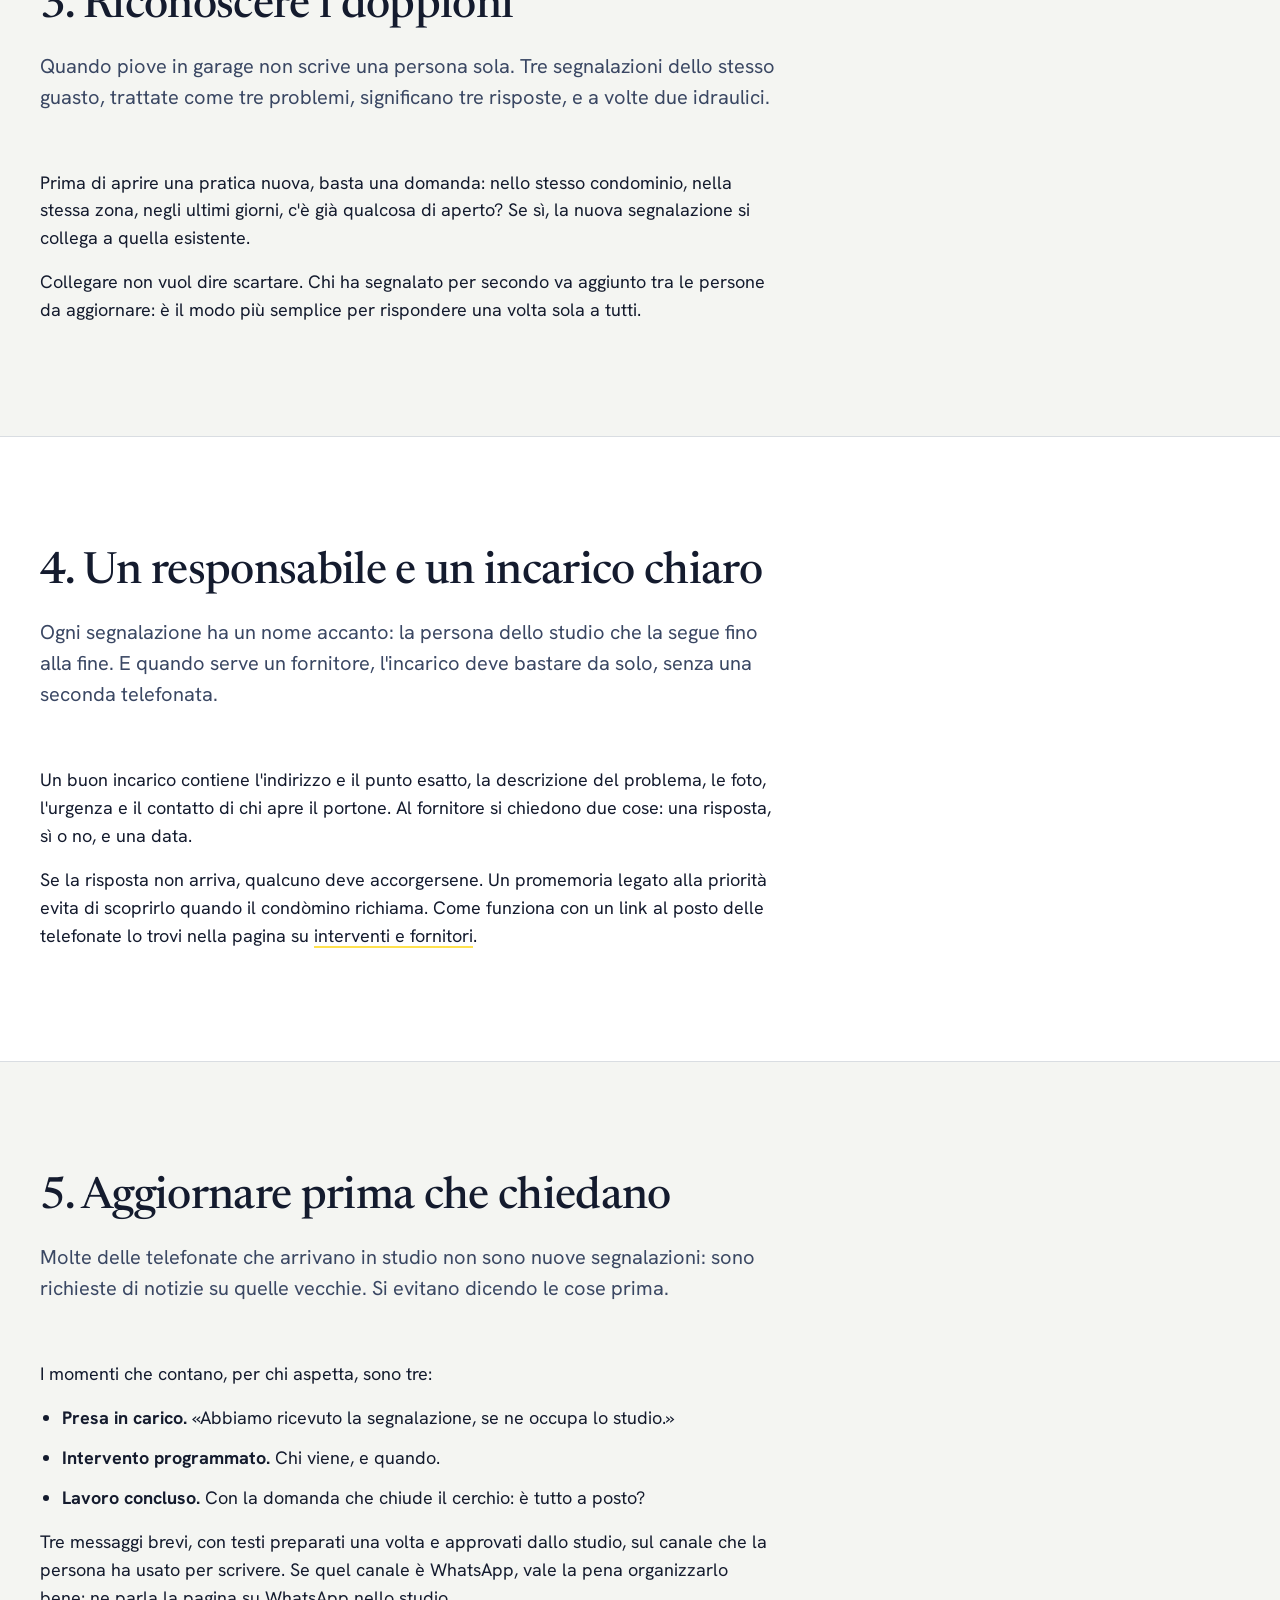
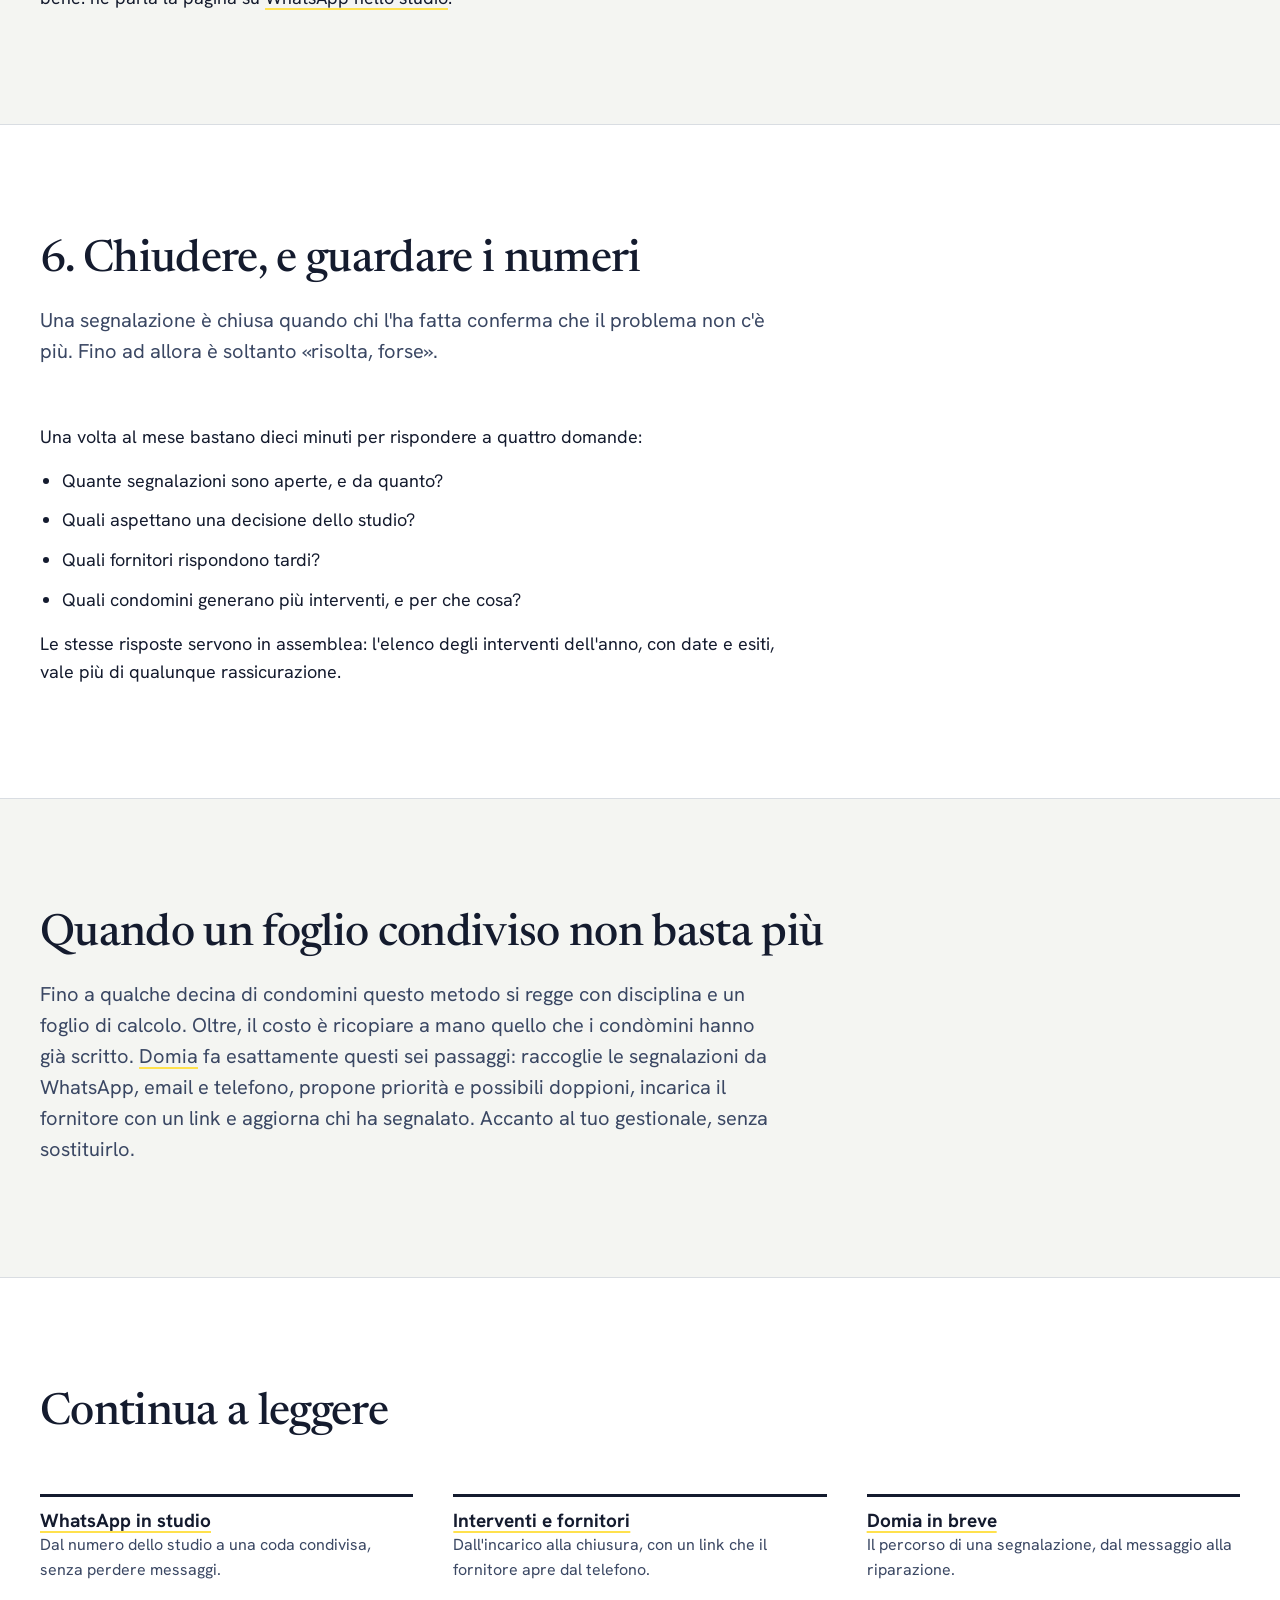
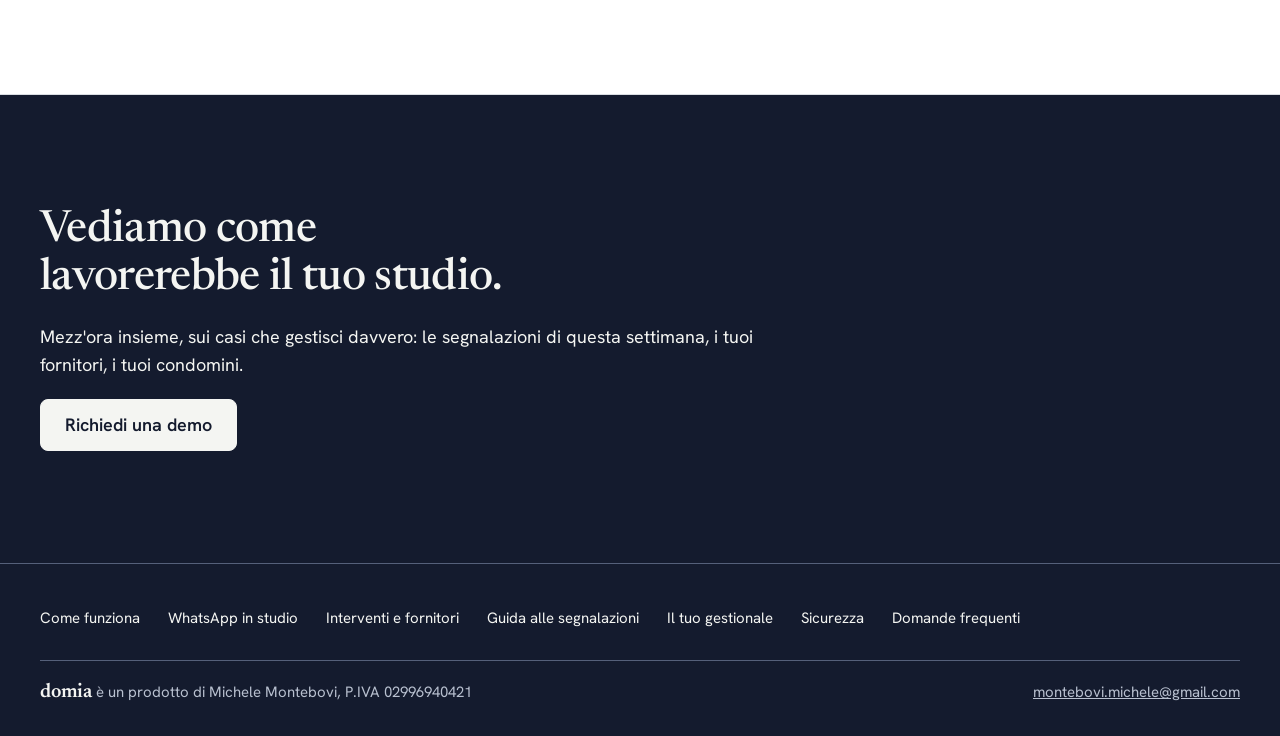
<file: guide/gestire-segnalazioni-condominio/index.html>
<!doctype html>
<html lang="it">
  <head>
    <meta charset="UTF-8" />
    <meta name="viewport" content="width=device-width, initial-scale=1.0" />
    <title>Come gestire le segnalazioni dei condòmini: un metodo in sei passaggi | Domia</title>
    <meta name="description" content="Guida pratica per gli studi di amministrazione condominiale: raccogliere le segnalazioni da tutti i canali, dare una priorità, unire i doppioni, incaricare il fornitore, aggiornare chi ha segnalato e chiudere." />
    <link rel="canonical" href="https://getdomia.it/guide/gestire-segnalazioni-condominio/" />
    <meta property="og:type" content="article" />
    <meta property="og:site_name" content="Domia" />
    <meta property="og:locale" content="it_IT" />
    <meta property="og:title" content="Come gestire le segnalazioni dei condòmini: un metodo in sei passaggi | Domia" />
    <meta property="og:description" content="Guida pratica per gli studi di amministrazione condominiale: raccogliere le segnalazioni da tutti i canali, dare una priorità, unire i doppioni, incaricare il fornitore, aggiornare chi ha segnalato e chiudere." />
    <meta property="og:url" content="https://getdomia.it/guide/gestire-segnalazioni-condominio/" />
    <meta property="og:image" content="https://getdomia.it/og.png" />
    <meta property="og:image:width" content="1200" />
    <meta property="og:image:height" content="630" />
    <meta name="twitter:card" content="summary_large_image" />
    <script type="application/ld+json">{"@context":"https://schema.org","@graph":[{"@type":"Organization","@id":"https://getdomia.it/#organizzazione","name":"Domia","url":"https://getdomia.it/","logo":"https://getdomia.it/icon-512.png","email":"montebovi.michele@gmail.com","vatID":"IT02996940421","description":"Software per studi di amministrazione condominiale: riunisce le segnalazioni dei condòmini da WhatsApp, email e telefono, le trasforma in ticket, incarica i fornitori e invia gli aggiornamenti."},{"@type":"BreadcrumbList","itemListElement":[{"@type":"ListItem","position":1,"name":"Domia","item":"https://getdomia.it/"},{"@type":"ListItem","position":2,"name":"Guida alle segnalazioni","item":"https://getdomia.it/guide/gestire-segnalazioni-condominio/"}]},{"@type":"Article","headline":"Come gestire le segnalazioni dei condòmini: un metodo in sei passaggi","description":"Guida pratica per gli studi di amministrazione condominiale: raccogliere le segnalazioni da tutti i canali, dare una priorità, unire i doppioni, incaricare il fornitore, aggiornare chi ha segnalato e chiudere.","image":"https://getdomia.it/og.png","datePublished":"2026-10-11","dateModified":"2026-10-11","inLanguage":"it-IT","mainEntityOfPage":"https://getdomia.it/guide/gestire-segnalazioni-condominio/","author":{"@type":"Organization","name":"Domia","url":"https://getdomia.it/"},"publisher":{"@id":"https://getdomia.it/#organizzazione"}}]}</script>
    <link rel="preload" href="/assets/newsreader-latin-opsz-normal-s-izfB6B.woff2" as="font" type="font/woff2" crossorigin />
    <link rel="preload" href="/assets/hanken-grotesk-latin-wght-normal-CaVRRdDk.woff2" as="font" type="font/woff2" crossorigin />
    <meta name="theme-color" content="#f4f5f2" />
    <link rel="icon" href="/favicon.ico" sizes="48x48" />
    <link rel="icon" href="/icon.svg" type="image/svg+xml" />
    <link rel="apple-touch-icon" href="/apple-touch-icon.png" />
    <!-- Blocks wait for scripting to enter on scroll: without it they are shown at once. -->
    <noscript>
      <style>
        [data-seen="false"],
        [data-seen="false"] *,
        .reveal {
          opacity: 1 !important;
          translate: none !important;
          transform: none !important;
        }
      </style>
    </noscript>
    <script type="module" crossorigin src="/assets/index-DbufYC-s.js"></script>
    <link rel="stylesheet" crossorigin href="/assets/index-Cjs3rqUf.css">
  </head>
  <body>
    <div id="root"><a class="skip-link" href="#contenuto">Vai al contenuto</a><div class="scroll-progress" aria-hidden="true"></div><header class="site-header"><div class="container"><a class="logo-link" href="/" aria-label="Domia, pagina iniziale"><span class="logo"><svg aria-hidden="true" width="30" height="30" viewBox="0 0 28 28" fill="none"><path d="M3 6l7 4M2 14h8M3 22l7-4M16 14h10" stroke="currentColor" stroke-width="2.4" stroke-linecap="round"></path><rect x="10" y="9" width="6" height="10" rx="1" fill="var(--evidenziatore)" stroke="currentColor" stroke-width="2"></rect></svg><span class="logo-word">domia</span></span></a><nav aria-label="Principale"><a class="nav-link" href="/#come-funziona">Come funziona</a><a class="nav-link" href="/whatsapp-amministratore-condominio/">WhatsApp</a><a class="nav-link" href="/manutenzioni-fornitori-condominio/">Fornitori</a><a class="nav-link" href="/guide/gestire-segnalazioni-condominio/" aria-current="page">Guida</a><a class="btn btn-primary" href="/#demo">Richiedi una demo</a></nav></div></header><main id="contenuto"><section class="hero page-hero"><div class="container"><nav class="breadcrumb" aria-label="Percorso"><ol><li><a href="/">Domia</a></li><li aria-current="page">Guida alle segnalazioni</li></ol></nav><div class="hero-intro"><h1><span class="eyebrow">Guida per gli studi di amministrazione condominiale</span> <!-- -->Come gestire le segnalazioni dei condòmini: un metodo in sei passaggi</h1><p class="lede">Le segnalazioni non si perdono perché lo studio lavora male. Si perdono perché arrivano da cinque strade diverse e nessuna porta nello stesso posto. Questo metodo funziona con qualunque strumento, anche con un foglio condiviso: conta l&#x27;ordine dei passaggi.</p><div class="hero-actions"><a class="btn btn-primary btn-large" href="/#demo">Richiedi una demo</a><a class="link-strong" href="/#come-funziona">Guarda come funziona</a></div><p class="data">A cura di Domia. Ultimo aggiornamento: 11 ottobre 2026.</p></div></div></section><section class="section section-white"><div class="container"><div class="rise section-intro" data-seen="false"><h2 class="h2-small">Perché le segnalazioni si perdono</h2><p class="lede">Prima di cambiare strumento conviene guardare dove si inceppa il lavoro. Di solito i punti sono tre.</p></div><ul class="prose prose-list"><li><strong>Troppi ingressi.</strong> WhatsApp, email, telefono, il portiere, un biglietto in cassetta. Ogni canale ha il suo posto, e nessuno li vede tutti insieme.</li><li><strong>Nessun responsabile.</strong> Un messaggio letto da tre persone è un messaggio di cui nessuno si sente incaricato.</li><li><strong>Nessuno stato.</strong> Senza un punto in cui è scritto «preso in carico» o «fornitore avvisato», l&#x27;unico modo per saperlo è chiedere. Ed è quello che fanno i condòmini, richiamando.</li></ul></div></section><section class="section"><div class="container"><div class="rise section-intro" data-seen="false"><h2 class="h2-small">1. Un solo posto dove tutto arriva</h2><p class="lede">La prima regola è la più semplice e la più difficile da rispettare: ogni segnalazione, da qualunque canale, viene scritta nello stesso registro lo stesso giorno in cui arriva.</p></div><div class="prose"><p>Il registro può essere un foglio condiviso o un software: quello che conta è che sia uno solo e che tutto lo studio lo usi. Una telefonata non annotata, per lo studio, non è mai avvenuta.</p><p>Per ogni segnalazione bastano poche informazioni, sempre le stesse:</p><ul class="prose-list"><li>Chi segnala, e come ricontattarlo</li><li>Quale condominio, quale scala, quale piano</li><li>Che cosa è successo, con le parole di chi l&#x27;ha visto</li><li>Da quando, e se sta peggiorando</li><li>Una foto, quando è possibile</li><li>Da quale canale è arrivata e chi in studio l&#x27;ha letta</li></ul></div></div></section><section class="section section-white"><div class="container"><div class="rise section-intro" data-seen="false"><h2 class="h2-small">2. Una priorità con criteri scritti</h2><p class="lede">Se la priorità la decide chi alza di più la voce, lo studio lavora sempre sull&#x27;ultima telefonata. Servono poche classi, definite prima, che chiunque in studio applichi allo stesso modo.</p></div><dl class="abilities"><div><dt>Emergenza</dt><dd>Pericolo per le persone o un danno grave che sta per accadere.<!-- --> <span class="soft">Odore di gas, allagamento, una persona bloccata in ascensore.</span></dd></div><div><dt>Urgente</dt><dd>Un disservizio importante che riguarda molti.<!-- --> <span class="soft">Ascensore fermo, cancello carraio bloccato, perdita in una parte comune.</span></dd></div><div><dt>Normale</dt><dd>Un disservizio limitato, che può aspettare qualche giorno.<!-- --> <span class="soft">Una luce delle scale spenta, un citofono che non suona.</span></dd></div><div><dt>Bassa</dt><dd>Un miglioramento o una richiesta di informazioni.<!-- --> <span class="soft">La proposta di una rastrelliera, una domanda sugli orari delle pulizie.</span></dd></div></dl><p class="prose">A ogni classe conviene associare due tempi: entro quanto qualcuno prende in carico la segnalazione ed entro quanto ci si aspetta la soluzione. Sono obiettivi interni dello studio, non promesse ai condòmini, ma permettono di accorgersi di un ritardo prima che diventi un reclamo. Per le emergenze serve anche un reperibile con un nome e un numero, deciso prima.</p></div></section><section class="section"><div class="container"><div class="rise section-intro" data-seen="false"><h2 class="h2-small">3. Riconoscere i doppioni</h2><p class="lede">Quando piove in garage non scrive una persona sola. Tre segnalazioni dello stesso guasto, trattate come tre problemi, significano tre risposte, e a volte due idraulici.</p></div><div class="prose"><p>Prima di aprire una pratica nuova, basta una domanda: nello stesso condominio, nella stessa zona, negli ultimi giorni, c&#x27;è già qualcosa di aperto? Se sì, la nuova segnalazione si collega a quella esistente.</p><p>Collegare non vuol dire scartare. Chi ha segnalato per secondo va aggiunto tra le persone da aggiornare: è il modo più semplice per rispondere una volta sola a tutti.</p></div></div></section><section class="section section-white"><div class="container"><div class="rise section-intro" data-seen="false"><h2 class="h2-small">4. Un responsabile e un incarico chiaro</h2><p class="lede">Ogni segnalazione ha un nome accanto: la persona dello studio che la segue fino alla fine. E quando serve un fornitore, l&#x27;incarico deve bastare da solo, senza una seconda telefonata.</p></div><div class="prose"><p>Un buon incarico contiene l&#x27;indirizzo e il punto esatto, la descrizione del problema, le foto, l&#x27;urgenza e il contatto di chi apre il portone. Al fornitore si chiedono due cose: una risposta, sì o no, e una data.</p><p>Se la risposta non arriva, qualcuno deve accorgersene. Un promemoria legato alla priorità evita di scoprirlo quando il condòmino richiama. Come funziona con un link al posto delle telefonate lo trovi nella pagina su<!-- --> <a href="/manutenzioni-fornitori-condominio/">interventi e fornitori</a>.</p></div></div></section><section class="section"><div class="container"><div class="rise section-intro" data-seen="false"><h2 class="h2-small">5. Aggiornare prima che chiedano</h2><p class="lede">Molte delle telefonate che arrivano in studio non sono nuove segnalazioni: sono richieste di notizie su quelle vecchie. Si evitano dicendo le cose prima.</p></div><div class="prose"><p>I momenti che contano, per chi aspetta, sono tre:</p><ul class="prose-list"><li><strong>Presa in carico.</strong> «Abbiamo ricevuto la segnalazione, se ne occupa lo studio.»</li><li><strong>Intervento programmato.</strong> Chi viene, e quando.</li><li><strong>Lavoro concluso.</strong> Con la domanda che chiude il cerchio: è tutto a posto?</li></ul><p>Tre messaggi brevi, con testi preparati una volta e approvati dallo studio, sul canale che la persona ha usato per scrivere. Se quel canale è WhatsApp, vale la pena organizzarlo bene: ne parla la pagina su<!-- --> <a href="/whatsapp-amministratore-condominio/">WhatsApp nello studio</a>.</p></div></div></section><section class="section section-white"><div class="container"><div class="rise section-intro" data-seen="false"><h2 class="h2-small">6. Chiudere, e guardare i numeri</h2><p class="lede">Una segnalazione è chiusa quando chi l&#x27;ha fatta conferma che il problema non c&#x27;è più. Fino ad allora è soltanto «risolta, forse».</p></div><div class="prose"><p>Una volta al mese bastano dieci minuti per rispondere a quattro domande:</p><ul class="prose-list"><li>Quante segnalazioni sono aperte, e da quanto?</li><li>Quali aspettano una decisione dello studio?</li><li>Quali fornitori rispondono tardi?</li><li>Quali condomini generano più interventi, e per che cosa?</li></ul><p>Le stesse risposte servono in assemblea: l&#x27;elenco degli interventi dell&#x27;anno, con date e esiti, vale più di qualunque rassicurazione.</p></div></div></section><section class="section"><div class="container"><div class="rise section-intro" data-seen="false"><h2 class="h2-small">Quando un foglio condiviso non basta più</h2><p class="lede">Fino a qualche decina di condomini questo metodo si regge con disciplina e un foglio di calcolo. Oltre, il costo è ricopiare a mano quello che i condòmini hanno già scritto.<!-- --> <a href="/">Domia</a> fa esattamente questi sei passaggi: raccoglie le segnalazioni da WhatsApp, email e telefono, propone priorità e possibili doppioni, incarica il fornitore con un link e aggiorna chi ha segnalato. Accanto al tuo gestionale, senza sostituirlo.</p></div></div></section><section class="section section-white section-compact"><div class="container"><h2 class="h2-small">Continua a leggere</h2><ul class="guarantees related"><li><h3><a href="/whatsapp-amministratore-condominio/">WhatsApp in studio</a></h3><p>Dal numero dello studio a una coda condivisa, senza perdere messaggi.</p></li><li><h3><a href="/manutenzioni-fornitori-condominio/">Interventi e fornitori</a></h3><p>Dall&#x27;incarico alla chiusura, con un link che il fornitore apre dal telefono.</p></li><li><h3><a href="/">Domia in breve</a></h3><p>Il percorso di una segnalazione, dal messaggio alla riparazione.</p></li></ul></div></section><section class="section section-ink"><div class="container"><div class="invite"><h2 class="h2-small">Vediamo come lavorerebbe il tuo studio.</h2><p>Mezz&#x27;ora insieme, sui casi che gestisci davvero: le segnalazioni di questa settimana, i tuoi fornitori, i tuoi condomini.</p><a class="btn btn-light btn-large" href="/#demo">Richiedi una demo</a></div></div></section></main><footer class="site-footer"><div class="container"><nav class="footer-nav" aria-label="Pagine del sito"><ul><li><a href="/#come-funziona">Come funziona</a></li><li><a href="/whatsapp-amministratore-condominio/">WhatsApp in studio</a></li><li><a href="/manutenzioni-fornitori-condominio/">Interventi e fornitori</a></li><li><a href="/guide/gestire-segnalazioni-condominio/">Guida alle segnalazioni</a></li><li><a href="/#gestionale">Il tuo gestionale</a></li><li><a href="/#sicurezza">Sicurezza</a></li><li><a href="/#domande">Domande frequenti</a></li></ul></nav><p><span class="logo-word">domia</span> è un prodotto di <!-- -->Michele Montebovi<!-- -->, P.IVA<!-- --> <!-- -->02996940421</p><p><a href="mailto:montebovi.michele@gmail.com">montebovi.michele@gmail.com</a></p></div></footer></div>
  </body>
</html>
</file>
<file: assets/index-Cjs3rqUf.css>
@font-face{font-family:Hanken Grotesk Variable;font-style:normal;font-display:swap;font-weight:100 900;src:url([data-uri]) format("woff2-variations");unicode-range:U+0460-052F,U+1C80-1C8A,U+20B4,U+2DE0-2DFF,U+A640-A69F,U+FE2E-FE2F}@font-face{font-family:Hanken Grotesk Variable;font-style:normal;font-display:swap;font-weight:100 900;src:url(/assets/hanken-grotesk-vietnamese-wght-normal-CHiFlh_0.woff2) format("woff2-variations");unicode-range:U+0102-0103,U+0110-0111,U+0128-0129,U+0168-0169,U+01A0-01A1,U+01AF-01B0,U+0300-0301,U+0303-0304,U+0308-0309,U+0323,U+0329,U+1EA0-1EF9,U+20AB}@font-face{font-family:Hanken Grotesk Variable;font-style:normal;font-display:swap;font-weight:100 900;src:url(/assets/hanken-grotesk-latin-ext-wght-normal-Dg-wlmqe.woff2) format("woff2-variations");unicode-range:U+0100-02BA,U+02BD-02C5,U+02C7-02CC,U+02CE-02D7,U+02DD-02FF,U+0304,U+0308,U+0329,U+1D00-1DBF,U+1E00-1E9F,U+1EF2-1EFF,U+2020,U+20A0-20AB,U+20AD-20C0,U+2113,U+2C60-2C7F,U+A720-A7FF}@font-face{font-family:Hanken Grotesk Variable;font-style:normal;font-display:swap;font-weight:100 900;src:url(/assets/hanken-grotesk-latin-wght-normal-CaVRRdDk.woff2) format("woff2-variations");unicode-range:U+0000-00FF,U+0131,U+0152-0153,U+02BB-02BC,U+02C6,U+02DA,U+02DC,U+0304,U+0308,U+0329,U+2000-206F,U+20AC,U+2122,U+2191,U+2193,U+2212,U+2215,U+FEFF,U+FFFD}@font-face{font-family:Newsreader Variable;font-style:normal;font-display:swap;font-weight:200 800;src:url(/assets/newsreader-vietnamese-opsz-normal-BjhtXyW2.woff2) format("woff2-variations");unicode-range:U+0102-0103,U+0110-0111,U+0128-0129,U+0168-0169,U+01A0-01A1,U+01AF-01B0,U+0300-0301,U+0303-0304,U+0308-0309,U+0323,U+0329,U+1EA0-1EF9,U+20AB}@font-face{font-family:Newsreader Variable;font-style:normal;font-display:swap;font-weight:200 800;src:url(/assets/newsreader-latin-ext-opsz-normal-BQn1nviT.woff2) format("woff2-variations");unicode-range:U+0100-02BA,U+02BD-02C5,U+02C7-02CC,U+02CE-02D7,U+02DD-02FF,U+0304,U+0308,U+0329,U+1D00-1DBF,U+1E00-1E9F,U+1EF2-1EFF,U+2020,U+20A0-20AB,U+20AD-20C0,U+2113,U+2C60-2C7F,U+A720-A7FF}@font-face{font-family:Newsreader Variable;font-style:normal;font-display:swap;font-weight:200 800;src:url(/assets/newsreader-latin-opsz-normal-s-izfB6B.woff2) format("woff2-variations");unicode-range:U+0000-00FF,U+0131,U+0152-0153,U+02BB-02BC,U+02C6,U+02DA,U+02DC,U+0304,U+0308,U+0329,U+2000-206F,U+20AC,U+2122,U+2191,U+2193,U+2212,U+2215,U+FEFF,U+FFFD}:root{--carta: #f4f5f2;--bianco: #ffffff;--inchiostro: #141b2e;--ardesia: #3a4763;--dato: #4f5a70;--linea: #d9dde2;--linea-chiara: #e7eaee;--evidenziatore: #ffe14d;--evidenziatore-chiaro: #fff3b0;--messaggio: #dcf5ce;--rosso: #b3261e;--rosso-scuro: #8e1d17;--rosso-chiaro: #fbe4e1;--verde-scuro: #124f38;--verde-chiaro: #ddf0e6;--grigio-chiaro: #eceef1;--notte-testo: #b8c0cf;--notte-linea: #55607a;--display: "Newsreader Variable", Georgia, "Times New Roman", serif;--text: "Hanken Grotesk Variable", "Helvetica Neue", Arial, sans-serif;--gutter: 20px;--section-space: 56px}@media(min-width:600px){:root{--gutter: 32px;--section-space: 88px}}@media(min-width:1024px){:root{--gutter: 40px;--section-space: 112px}}*,*:before,*:after{box-sizing:border-box}html{scroll-behavior:smooth;-webkit-text-size-adjust:100%}body{margin:0;background:var(--carta);color:var(--inchiostro);font-family:var(--text);font-size:1.0625rem;line-height:1.55}@media(min-width:1024px){body{font-size:1.125rem}}h1,h2,h3,p,ul,ol,dl,dd,figure{margin:0}ul,ol{padding:0;list-style:none}a{color:inherit}:focus-visible{outline:2px solid var(--inchiostro);outline-offset:2px;box-shadow:0 0 0 5px var(--evidenziatore)}h1,h2{font-family:var(--display);font-weight:500;letter-spacing:-.015em;text-wrap:balance}h1{font-size:clamp(2.625rem,1.55rem + 4.6vw,4.5rem);line-height:1.03}h2{font-size:clamp(2.375rem,1.75rem + 2.7vw,3.75rem);line-height:1.05}.h2-small{font-size:clamp(1.875rem,1.5rem + 1.6vw,3rem);line-height:1.08}.h2-large{font-size:clamp(2.625rem,1.7rem + 4vw,4.25rem);line-height:1.03}h3{font-size:1.25rem;line-height:1.25;font-weight:700}.lede{font-size:1.0625rem;color:var(--ardesia)}@media(min-width:600px){.lede{font-size:1.25rem}}.soft{color:var(--ardesia);font-size:1rem}.data,.caption{color:var(--dato);font-size:.875rem;font-variant-numeric:tabular-nums}.visually-hidden{position:absolute;width:1px;height:1px;overflow:hidden;clip-path:inset(50%);white-space:nowrap}.skip-link{position:absolute;left:var(--gutter);top:-100px;z-index:10;background:var(--inchiostro);color:var(--bianco);padding:12px 16px;border-radius:8px}.skip-link:focus{top:12px}.container{max-width:calc(1200px + 2 * var(--gutter));margin-inline:auto;padding-inline:var(--gutter)}.btn{display:inline-flex;align-items:center;justify-content:center;min-height:46px;padding:10px 18px;border:1px solid var(--inchiostro);border-radius:8px;font:inherit;font-size:1rem;font-weight:600;line-height:1.2;text-decoration:none;cursor:pointer}span.btn{cursor:default}.btn-primary{background:var(--inchiostro);color:var(--bianco)}a.btn-primary:hover,button.btn-primary:hover{background:var(--ardesia);border-color:var(--ardesia)}.btn-secondary{background:transparent;color:var(--inchiostro)}button.btn-secondary:hover{background:var(--grigio-chiaro)}.btn-large{min-height:52px;padding:14px 24px;font-size:1.125rem}.btn[disabled]{opacity:.6;cursor:progress}.btn-link{align-self:flex-start;min-height:44px;padding:0;border:0;background:none;color:inherit;font:inherit;font-size:1rem;font-weight:600;text-decoration:underline;text-underline-offset:4px;cursor:pointer}.link-strong{display:inline-flex;align-items:center;min-height:44px;font-weight:600;text-underline-offset:5px}.tag{display:inline-block;padding:3px 8px;border-radius:4px;background:var(--grigio-chiaro);color:#2e3850;font-size:.8125rem;font-weight:600;line-height:1.4}.tag-p1,.tag-p2,.tag-p3{white-space:nowrap}.tag-p1{background:var(--rosso);color:var(--bianco)}.tag-p2{background:var(--rosso-chiaro);color:var(--rosso-scuro)}.tag-risolto{background:var(--verde-chiaro);color:var(--verde-scuro)}.tag-proposta{background:var(--evidenziatore-chiaro);color:var(--inchiostro)}.tag-block{align-self:flex-start;padding:6px 10px;font-size:.9375rem}.mark{padding:1px 3px;border-radius:3px;background:transparent}.mark[data-on=true]{background:var(--evidenziatore);color:var(--inchiostro)}.reveal[data-on=false]{opacity:0;transform:translateY(8px)}.site-header{border-bottom:1px solid var(--linea)}.site-header .container{display:flex;align-items:center;justify-content:space-between;gap:16px;min-height:68px}.logo-link{display:inline-flex;align-items:center;min-height:44px;text-decoration:none}.logo{display:inline-flex;align-items:center;gap:10px}.logo-word{font-family:var(--display);font-size:1.625rem;font-weight:600;letter-spacing:-.01em;line-height:1}.site-header nav{display:flex;align-items:center;gap:20px;font-size:1rem}@media(min-width:1024px){.site-header nav{gap:28px}}.nav-link[aria-current=page]{text-decoration:underline;text-decoration-thickness:2px;text-underline-offset:5px}.nav-link{display:none;min-height:44px;align-items:center;text-decoration:none}.nav-link:hover{text-decoration:underline;text-underline-offset:5px}@media(min-width:760px){.nav-link{display:inline-flex}}.section{padding-block:var(--section-space)}.section-white{background:var(--bianco);border-block:1px solid var(--linea)}.section-white+.section-white{border-top:0}.section>.container{display:flex;flex-direction:column;gap:40px}@media(min-width:1024px){.section>.container{gap:56px}}.section-intro{display:flex;flex-direction:column;gap:20px;max-width:61rem}.section-intro p{max-width:46rem}.split{display:grid;gap:32px;align-items:center}@media(min-width:900px){.section>.container.split,.split{display:grid;grid-template-columns:minmax(0,1fr) minmax(0,1fr);gap:64px}.split-top{align-items:start}}.card{background:var(--bianco);border:1px solid var(--linea);border-radius:6px}.card-raised{box-shadow:0 28px 56px -30px #141b2e59}.card-confirmed{border-color:var(--inchiostro)}.card-title{font-family:var(--text);font-size:1.25rem;font-weight:700;letter-spacing:0;line-height:1.25}.ticket-title{font-size:1.375rem;font-weight:700;line-height:1.2}.bubble{max-width:24rem;padding:14px 18px;border-radius:18px 18px 18px 4px;background:var(--messaggio)}.bubble-email{border:1px solid var(--linea);border-radius:10px;background:var(--carta)}.bubble-meta{font-size:.875rem;font-weight:600}.hero{padding-block:40px 56px}@media(min-width:1024px){.hero{padding-block:88px 96px}}.hero>.container{display:flex;flex-direction:column;gap:40px}@media(min-width:1024px){.hero>.container{gap:64px}}.hero-intro{display:flex;flex-direction:column;gap:24px;max-width:61rem}.hero-intro .lede{max-width:42rem}.hero-actions{display:flex;flex-direction:column;gap:8px}@media(min-width:600px){.hero-actions{flex-direction:row;align-items:center;gap:28px}}.stage{display:flex;flex-direction:column}.pile{display:flex;flex-wrap:wrap;gap:8px}.frag{padding:6px 12px;border:1px solid var(--linea);border-radius:999px;background:var(--bianco);color:var(--dato);font-size:.8125rem}.frag strong{color:var(--inchiostro);font-weight:600}.frag-email{rotate:-3deg}.frag-call{rotate:2deg}.frag-call strong{color:var(--rosso)}.frag-voice{display:flex;align-items:center;gap:8px;border:0;background:var(--messaggio);color:var(--inchiostro);rotate:-1.5deg}.frag-voice svg,.frag-foto,.frag-detail{display:none}.bubble-main{width:100%;max-width:none;padding:16px 18px;line-height:1.6;rotate:-1deg;box-shadow:0 18px 36px -22px #141b2e73}.connector{align-self:center;color:var(--inchiostro);line-height:0}.connector-wide{display:none}.segnalazione{display:flex;flex-direction:column;gap:14px;padding:18px}.segnalazione-head{display:flex;flex-wrap:wrap;align-items:center;justify-content:space-between;gap:8px}.fields{font-size:.9375rem}.field{display:grid;grid-template-columns:6.5rem minmax(0,1fr);gap:12px;padding:8px 0;border-top:1px solid var(--linea-chiara)}.field dt{color:var(--dato)}.field dd{font-weight:600}.notice{padding:12px 14px;border-radius:4px;background:var(--evidenziatore-chiaro);font-size:.9375rem}.mock-actions{display:flex;flex-wrap:wrap;gap:10px}.mock-actions .btn-secondary{display:none}.stage-foot{display:flex;flex-direction:column;align-items:flex-start;gap:12px;padding-top:20px;border-top:1px solid var(--linea);color:var(--dato);font-size:1rem}@media(min-width:600px){.stage-foot{flex-direction:row;align-items:center;justify-content:space-between}.mock-actions .btn-secondary{display:inline-flex}}@media(min-width:1024px){.stage{display:grid;grid-template-columns:minmax(0,.9fr) 150px minmax(0,1fr);align-items:center;gap:8px}.pile{display:block;position:relative;height:400px}.frag{position:absolute;font-size:.875rem}.frag-detail{display:inline}.frag-email{top:0;left:48px;width:300px;padding:14px 16px;border-radius:10px;rotate:3deg}.frag-email .frag-detail{display:block}.frag-foto{display:flex;align-items:flex-end;top:14px;left:330px;width:104px;height:84px;padding:6px;border:4px solid var(--bianco);border-radius:6px;background:#c9ced6;color:var(--inchiostro);font-size:.75rem;rotate:-5deg}.frag-call{top:306px;left:0;padding:10px 18px;rotate:-4deg}.frag-voice{top:318px;left:236px;padding:12px 16px;border-radius:18px;rotate:2.5deg}.frag-voice svg{display:block}.bubble-main{position:absolute;top:92px;left:16px;width:min(410px,94%);padding:18px 20px;font-size:1.125rem;rotate:-1.2deg}.connector-wide{display:block}.connector-tall{display:none}.segnalazione{gap:16px;padding:24px 28px}.fields{font-size:1rem}.field{grid-template-columns:9.5rem minmax(0,1fr);padding:9px 0}.notice{font-size:1rem}}.messages{display:flex;flex-direction:column;gap:16px}.messages li:nth-child(1){align-self:flex-start;rotate:-2.5deg}.messages li:nth-child(2){align-self:flex-end;rotate:2deg}.messages li:nth-child(3){align-self:center;rotate:-1.5deg}.messages[data-aligned=true] li{align-self:flex-start;rotate:0deg}.proposal{display:flex;flex-direction:column;align-items:stretch;gap:16px;padding:20px;border-radius:6px;background:var(--evidenziatore-chiaro)}.proposal ul{padding-left:20px;list-style:disc;font-size:1rem}.merged{display:flex;flex-direction:column;gap:12px;padding:20px;font-size:1rem}.merged-who{padding-top:12px;border-top:1px solid var(--linea-chiara)}.ticket-head{display:flex;align-items:center;justify-content:space-between;gap:8px}.ticket-title:focus{outline:none}@media(min-width:600px){.proposal,.merged{padding:28px}.proposal .btn{align-self:flex-start}}.progress{display:flex;flex-direction:column;gap:40px}.track{display:none}@media(min-width:900px){.track{display:grid;grid-template-columns:repeat(6,minmax(0,1fr))}.track li{display:flex;flex-direction:column;gap:8px;padding:12px 12px 0 0;border-top:3px solid var(--inchiostro);font-size:1rem;font-weight:500}.track li[data-step=ora]{border-top-color:var(--evidenziatore);font-weight:700}.track li[data-step=dopo]{border-top-color:var(--linea);color:var(--dato)}}.supplier{display:flex;flex-direction:column;gap:10px}.phone{display:flex;flex-direction:column;gap:12px;padding:20px;border:2px solid var(--inchiostro);border-radius:16px;background:var(--bianco);font-size:1rem}.phone-address{padding-top:12px;border-top:1px solid var(--linea-chiara)}.photos{display:flex;gap:8px}.photos span{display:flex;flex:1;align-items:flex-end;height:72px;padding:6px;border-radius:4px;background:#c9ced6;font-size:.75rem}.photos span+span{background:#b7bec9}.phone-actions{display:flex;flex-direction:column;gap:10px}.phone-links{display:flex;justify-content:space-between;gap:12px;font-size:.9375rem;text-decoration:underline;text-underline-offset:3px}@media(min-width:900px){.split:has(.supplier){grid-template-columns:340px minmax(0,1fr);gap:72px}.supplier .caption{display:none}.phone{padding:28px 22px;border-width:10px;border-radius:40px}}.history{display:flex;flex-direction:column;gap:20px}.history li{display:grid;grid-template-columns:14px minmax(0,1fr);gap:0 14px;padding:11px 0;border-top:1px solid var(--linea);font-size:1rem}.history .dot{grid-column:1;grid-row:1 / span 2;width:12px;height:12px;margin-top:6px;border:2px solid var(--inchiostro);border-radius:2px;background:var(--inchiostro)}.history .data{grid-column:2;grid-row:2}.history-what{grid-column:2;grid-row:1}.history li[data-step=ora] .dot{background:var(--evidenziatore)}.history li[data-step=ora] .history-what{font-weight:700}@media(min-width:600px){.history li{grid-template-columns:7.5rem 14px minmax(0,1fr);gap:0 16px;font-size:1.0625rem}.history .dot,.history-what{grid-column:auto;grid-row:auto}.history .dot{margin-top:7px}.history .data{grid-column:auto;grid-row:auto;padding-top:3px}}.questions{display:flex;flex-direction:column;align-items:flex-start;gap:10px;margin-top:8px;color:#6a7387;font-size:1rem}.questions span{padding:8px 14px;border-radius:16px;background:var(--carta);position:relative;rotate:-2deg}.questions span:nth-child(2){margin-left:56px;rotate:1.5deg}.questions span:nth-child(3){margin-left:16px;rotate:-1deg}.thread{display:flex;flex-direction:column;align-items:flex-start;gap:14px;padding:18px;border-radius:6px;background:var(--carta);font-size:1rem}.update{max-width:25rem;padding:12px 16px;border:1px solid var(--linea);border-radius:4px 16px 16px;background:var(--bianco)}.update-last{display:flex;flex-direction:column;gap:8px;border-color:var(--inchiostro)}.replies{display:flex;flex-wrap:wrap;gap:8px}.replies span{padding:6px 14px;border:1px solid var(--inchiostro);border-radius:999px;font-size:.9375rem;font-weight:600}@media(min-width:600px){.thread{padding:28px}}.scope{display:grid;gap:16px}.scope-box{display:flex;flex-direction:column;gap:12px;padding:20px;border-radius:6px}.scope-box ul{padding-left:20px;list-style:disc}.scope-outside{border:1px dashed #8a93a6;color:var(--ardesia)}.scope-outside h3{color:var(--inchiostro)}.scope-inside{border:1px solid var(--inchiostro);background:var(--bianco)}.scope-import{display:flex;flex-direction:column;align-items:center;gap:8px;padding:4px 8px;color:var(--ardesia);font-size:.9375rem;text-align:center}.scope-import svg{rotate:90deg;width:60px}@media(min-width:900px){.scope{grid-template-columns:minmax(0,1fr) 190px minmax(0,1fr);align-items:stretch}.scope-box{padding:28px}.scope-import{justify-content:center}.scope-import svg{rotate:0deg;width:120px}}.screen{display:grid;overflow:hidden;border:1px solid var(--inchiostro);border-radius:6px;background:var(--carta);box-shadow:0 40px 80px -48px #141b2e73;font-size:.9375rem}.screen-menu{display:none}.screen-main{display:flex;flex-direction:column;gap:12px;min-width:0;padding:16px;background:var(--bianco)}.screen-head{display:flex;flex-wrap:wrap;align-items:baseline;justify-content:space-between;gap:4px 24px;padding-bottom:10px;border-bottom:1px solid var(--inchiostro)}.ticket-columns{display:none}.tickets li{display:flex;flex-wrap:wrap;align-items:center;gap:6px 8px;padding:12px 0;border-bottom:1px solid var(--linea-chiara)}.ticket-name{flex:0 0 100%}.ticket-name strong{display:block;font-size:1rem;font-weight:600;line-height:1.3}.ticket-condo,.ticket-supplier{color:var(--dato);font-size:.875rem}.ticket-condo{order:1}.ticket-supplier{order:2;flex:1 0 50%}.tickets li>:nth-child(3),.tickets li>:nth-child(4),.ticket-last{order:3}.ticket-last{color:var(--ardesia);font-size:.875rem}.ticket-last[data-attention=true]{color:var(--rosso-scuro);font-weight:700}.screen-side{display:flex;flex-direction:column;gap:10px;padding:16px;border-top:1px solid var(--linea)}.screen-side h3{font-size:1.125rem}.screen-side h3:not(:first-child){margin-top:10px}.waiting{padding:12px 14px;border-radius:4px;background:var(--evidenziatore-chiaro)}.waiting-late{background:var(--rosso-chiaro);color:var(--rosso-scuro)}@media(min-width:1024px){.screen{grid-template-columns:180px minmax(0,1fr) 250px}.screen-menu{display:flex;flex-direction:column;gap:4px;padding:22px 18px;border-right:1px solid var(--linea);font-size:1rem}.screen-menu .logo-word{margin-bottom:14px;font-size:1.375rem}.screen-menu>span:not(.logo-word){display:flex;justify-content:space-between;padding:8px 10px;border-radius:4px}.screen-menu>span[data-current=true]{background:var(--inchiostro);color:var(--bianco);font-weight:600}.count{padding:0 7px;border-radius:4px;background:var(--evidenziatore);color:var(--inchiostro);font-size:.875rem;font-weight:700}.screen-main{padding:24px 26px}.ticket-columns,.tickets li{display:grid;grid-template-columns:2.3fr 1.2fr 1.1fr 1.5fr 1.3fr 1.4fr;gap:0 14px;align-items:center}.ticket-columns{padding:0 0 8px;border-bottom:1px solid var(--inchiostro);color:var(--dato);font-size:.875rem}.screen-head{border-bottom:0}.tickets li>:nth-child(n){order:0;flex:none}.ticket-condo,.ticket-supplier,.ticket-last{color:var(--inchiostro);font-size:.9375rem}.ticket-last{color:var(--ardesia)}.screen-side{padding:24px 22px;border-top:0;border-left:1px solid var(--linea)}}.abilities>div{display:grid;gap:4px 24px;padding:16px 0;border-top:1px solid var(--linea)}.abilities>div:first-child{border-top-color:var(--inchiostro)}.abilities>div:last-child{border-bottom:1px solid var(--linea)}.abilities dt{font-weight:700}.abilities dd{color:var(--ardesia)}@media(min-width:600px){.abilities>div{grid-template-columns:15rem minmax(0,1fr)}}.guarantees{display:grid;grid-template-columns:repeat(auto-fit,minmax(230px,1fr));gap:28px 40px}.guarantees li{padding-top:12px;border-top:3px solid var(--inchiostro)}.guarantees h3{font-size:1.1875rem}.guarantees p{color:var(--ardesia);font-size:1rem}.section-ink{background:var(--inchiostro);color:var(--carta)}.section-ink :focus-visible{outline-color:var(--bianco)}.monday{display:grid;gap:32px}.monday h3{padding-bottom:12px;font-size:1.1875rem}.monday-before{display:none}.monday-before ul{display:flex;flex-direction:column;gap:12px;color:var(--notte-testo);font-size:1.0625rem}.monday-before li{align-self:flex-start;padding:8px 14px;border:1px solid var(--notte-linea);border-radius:16px;rotate:-3deg}.monday-before li:nth-child(2){align-self:flex-end;rotate:2deg}.monday-before li:nth-child(3){margin-left:40px;rotate:-1deg}.monday-before li:nth-child(4){align-self:flex-end;margin-right:32px;rotate:3deg}.monday-after li{padding:12px 0;border-top:1px solid var(--notte-linea)}.monday-after li:last-child{border-bottom:1px solid var(--notte-linea)}.monday-after .mark{padding:1px 6px;font-weight:600}@media(min-width:600px){.monday-before{display:block}}@media(min-width:900px){.monday{grid-template-columns:minmax(0,1fr) minmax(0,1fr);gap:64px;align-items:center}}.request{display:grid;gap:24px;padding:24px 20px;border-radius:6px;background:var(--carta);color:var(--inchiostro)}.request :focus-visible{outline-color:var(--inchiostro)}.request-intro{display:flex;flex-direction:column;gap:16px}.request-intro p{color:var(--ardesia)}.request-form{display:flex;flex-direction:column;gap:16px}.form-field{display:flex;flex-direction:column;gap:6px}.form-field label{font-size:1rem;font-weight:600}.form-field input,.form-field select{min-height:48px;padding:12px 14px;border:1px solid var(--notte-linea);border-radius:6px;background:var(--bianco);color:var(--inchiostro);font:inherit;font-size:1rem}.form-field select{appearance:none;padding-right:44px;background-image:url("data:image/svg+xml,%3Csvg xmlns='http://www.w3.org/2000/svg' width='16' height='10' viewBox='0 0 16 10' fill='none'%3E%3Cpath d='M2 2l6 6 6-6' stroke='%23141b2e' stroke-width='2' stroke-linecap='round' stroke-linejoin='round'/%3E%3C/svg%3E");background-repeat:no-repeat;background-position:right 16px center;cursor:pointer}.form-field input[aria-invalid=true]{border-color:var(--rosso);border-width:2px}.form-error{color:var(--rosso-scuro);font-size:.9375rem;font-weight:600}.request-done{display:flex;flex-direction:column;gap:10px;align-self:center;padding:24px;border:1px solid var(--inchiostro);border-radius:6px;background:var(--bianco)}@media(min-width:900px){.request{grid-template-columns:minmax(0,1fr) minmax(0,1fr);gap:64px;padding:48px}}.site-footer{padding-block:32px;border-top:1px solid var(--notte-linea);background:var(--inchiostro);color:var(--notte-testo);font-size:.9375rem}.site-footer .container{display:flex;flex-wrap:wrap;justify-content:space-between;gap:8px 32px}.footer-nav{flex-basis:100%;padding-bottom:20px;border-bottom:1px solid var(--notte-linea);margin-bottom:12px}.footer-nav ul{display:flex;flex-wrap:wrap;gap:0 28px}.footer-nav a{display:inline-flex;align-items:center;min-height:44px;color:var(--carta);text-decoration:none}.footer-nav a:hover{text-decoration:underline;text-underline-offset:5px}.site-footer .logo-word{color:var(--carta);font-size:1.25rem}.eyebrow{display:block;margin-bottom:14px;color:var(--ardesia);font-family:var(--text);font-size:.9375rem;font-weight:600;letter-spacing:.01em;line-height:1.4;text-wrap:pretty}@media(min-width:600px){.eyebrow{font-size:1.0625rem}}.page-hero h1{font-size:clamp(2.25rem,1.5rem + 3.2vw,3.75rem);line-height:1.05}.breadcrumb{color:var(--dato);font-size:.875rem}.breadcrumb ol{display:flex;flex-wrap:wrap;gap:0 8px}.breadcrumb li+li:before{content:"/";margin-right:8px}.breadcrumb a{text-underline-offset:4px}.prose{display:flex;flex-direction:column;gap:16px;max-width:46rem}.prose-list{display:flex;flex-direction:column;gap:12px;padding-left:22px;list-style:disc}.prose a,.section-intro .lede a,.related a{text-decoration-thickness:2px;text-decoration-color:var(--evidenziatore);text-underline-offset:4px}.prose a:hover,.section-intro .lede a:hover,.related a:hover{background:var(--evidenziatore-chiaro)}.steps{display:grid;gap:16px;counter-reset:passo}.steps li{display:grid;grid-template-columns:auto minmax(0,1fr);gap:6px 16px;padding:20px;border:1px solid var(--linea);border-radius:6px;background:var(--bianco);counter-increment:passo}.steps li:before{content:counter(passo);grid-row:span 2;display:grid;place-items:center;width:36px;height:36px;border:2px solid var(--inchiostro);border-radius:4px;background:var(--evidenziatore);font-weight:700;font-variant-numeric:tabular-nums}.steps p{grid-column:2;color:var(--ardesia);font-size:1rem}@media(min-width:900px){.steps{grid-template-columns:repeat(2,minmax(0,1fr))}}.faq{max-width:61rem}.invite{display:flex;flex-direction:column;align-items:flex-start;gap:20px;max-width:46rem}.btn-light{border-color:var(--carta);background:var(--carta);color:var(--inchiostro)}a.btn-light:hover{background:var(--evidenziatore);border-color:var(--evidenziatore)}@media(prefers-reduced-motion:no-preference){.mark{transition:background-color .5s ease-out}.mark-2{transition-delay:.15s}.mark-3{transition-delay:.3s}.reveal{transition:opacity .45s ease-out,transform .45s ease-out}.messages li{transition:rotate .6s ease-in-out}.track li{transition:border-color .25s ease-out,color .25s ease-out;transition-delay:calc(var(--i) * .25s)}.history li{transition:opacity .4s ease-out;transition-delay:calc(var(--i) * .12s)}.progress[data-seen=false] .track li{border-top-color:var(--linea);color:var(--dato)}.progress[data-seen=false] .history li{opacity:0}}@media(prefers-reduced-motion:reduce){html{scroll-behavior:auto}}.site-header{position:sticky;top:0;z-index:5;background:color-mix(in srgb,var(--carta) 88%,transparent);-webkit-backdrop-filter:blur(10px);backdrop-filter:blur(10px)}.scroll-progress{display:none}.ghost{position:fixed;z-index:20;margin:0;padding:1px 3px;border-radius:3px;background:var(--evidenziatore);color:var(--inchiostro);font-weight:600;line-height:1.6;white-space:nowrap;pointer-events:none;box-shadow:0 8px 18px -8px #141b2e80}.word{display:inline-block}.questions span:after{content:"";position:absolute;top:52%;right:10px;left:10px;height:2px;background:currentColor;transform-origin:left center}@keyframes word-in{0%{opacity:0;translate:0 .45em;filter:blur(8px)}}@keyframes rise-in{0%{opacity:0;translate:0 24px}}@keyframes drop-in{0%{opacity:0;translate:-40px -56px;scale:.9}70%{opacity:1;translate:3px 4px;scale:1.02}}@keyframes drift{50%{translate:var(--drift-x, 3px) var(--drift-y, -5px)}}@keyframes flow{to{stroke-dashoffset:-18}}@keyframes landed{0%{background-color:var(--evidenziatore)}}@keyframes snap{0%{scale:.94;box-shadow:0 0 0 0 var(--evidenziatore)}45%{scale:1.015;box-shadow:0 0 0 12px #ffe14d8c}to{scale:1;box-shadow:0 0 #ffe14d00}}@keyframes alert{50%{box-shadow:0 0 0 6px #b3261e38}}@keyframes grow{0%{scale:0 1}}@media(prefers-reduced-motion:no-preference){.word{animation:word-in .7s cubic-bezier(.2,.7,.2,1) both;animation-delay:calc(var(--i) * 55ms)}.hero-intro .lede,.hero-actions{animation:rise-in .7s .65s cubic-bezier(.2,.7,.2,1) both}.hero-actions{animation-delay:.8s}.segnalazione,.connector{animation:rise-in .8s .9s cubic-bezier(.2,.7,.2,1) both}.frag,.bubble-main{animation:drop-in .7s cubic-bezier(.2,.7,.2,1) both,drift 7s ease-in-out 1.6s infinite}.frag-email{animation-delay:.5s,1.6s}.frag-foto{--drift-x: -3px;--drift-y: 4px;animation-delay:.62s,2.1s;animation-duration:.7s,8s}.frag-call{--drift-x: 4px;--drift-y: 3px;animation-delay:.74s,1.2s;animation-duration:.7s,6s}.frag-voice{--drift-x: -2px;--drift-y: -4px;animation-delay:.86s,2.6s;animation-duration:.7s,9s}.bubble-main{--drift-x: 0px;--drift-y: -3px;animation-delay:1s,2s}.connector[data-running=true] path:first-child{animation:flow .5s linear infinite}.field .reveal,.notice.reveal{transition-delay:.5s}.field .landing[data-on=true]{animation:landed 1.1s .55s ease-out backwards;border-radius:3px}.rise,.cascade>*{transition:opacity .7s ease-out,translate .8s cubic-bezier(.2,.7,.2,1),rotate .6s ease-in-out}.rise[data-seen=false]{opacity:0;translate:0 32px}.cascade[data-seen=false]>*{opacity:0;translate:0 24px}.cascade>:nth-child(2){transition-delay:.12s}.cascade>:nth-child(3){transition-delay:.24s}.cascade>:nth-child(4){transition-delay:.36s}.cascade>:nth-child(5){transition-delay:.48s}.messages[data-seen=false]>:nth-child(1){translate:-60px 0}.messages[data-seen=false]>:nth-child(2){translate:60px 0}.messages[data-seen=false]>:nth-child(3){translate:-30px 30px}.messages[data-aligned=true]>*{transition-delay:0s}.merged{animation:snap .6s cubic-bezier(.2,.7,.2,1)}.proposal{animation:rise-in .4s ease-out}.questions span:after{transition:scale .5s ease-out .5s}.questions span:nth-child(2):after{transition-delay:.9s}.questions span:nth-child(3):after{transition-delay:1.3s}.rise[data-seen=false] .questions span:after{scale:0 1}.questions span{animation:drift 7s ease-in-out infinite}.questions span:nth-child(2){--drift-x: -3px;animation-duration:9s}.thread .update{transition:opacity .4s ease-out,translate .5s cubic-bezier(.2,.7,.2,1),scale .5s cubic-bezier(.2,.7,.2,1);transform-origin:left top;transition-delay:.5s}.thread .update:nth-child(3){transition-delay:1.2s}.thread .update:nth-child(4){transition-delay:1.9s}.thread[data-seen=false] .update{opacity:0;translate:0 14px;scale:.92}.scope-import path{stroke-dasharray:140;transition:stroke-dashoffset .9s ease-out .4s}.scope[data-seen=false] .scope-import path{stroke-dashoffset:140}.screen[data-seen=false]{scale:.97}.screen{transition:opacity .7s ease-out,translate .8s cubic-bezier(.2,.7,.2,1),scale .8s cubic-bezier(.2,.7,.2,1)}.tickets li,.screen-side>*{transition:opacity .45s ease-out,translate .5s cubic-bezier(.2,.7,.2,1);transition-delay:calc(.35s + var(--row, 0) * .09s)}.tickets li:nth-child(2){--row: 1}.tickets li:nth-child(3){--row: 2}.tickets li:nth-child(4){--row: 3}.tickets li:nth-child(5){--row: 4}.tickets li:nth-child(6){--row: 5}.screen-side>*{--row: 6}.screen[data-seen=false] .tickets li,.screen[data-seen=false] .screen-side>*{opacity:0;translate:-16px 0}.screen[data-seen=true] .waiting-late{animation:alert 1.1s ease-in-out 1.6s 3}.monday-before li{animation:drift 6s ease-in-out infinite}.monday-before li:nth-child(2){--drift-x: -4px;--drift-y: 4px;animation-duration:7.5s}.monday-before li:nth-child(3){--drift-x: 5px;--drift-y: 2px;animation-duration:9s}.monday-before li:nth-child(4){--drift-x: -3px;animation-duration:8s}.monday-after li{transition:opacity .5s ease-out,translate .6s cubic-bezier(.2,.7,.2,1);transition-delay:calc(.3s + var(--row, 0) * .14s)}.monday-after li:nth-child(2){--row: 1}.monday-after li:nth-child(3){--row: 2}.monday-after li:nth-child(4){--row: 3}.monday[data-seen=false] .monday-after li{opacity:0;translate:24px 0}.monday .mark{transition-delay:1s}.monday[data-seen=false] .mark{background:transparent;color:inherit}a.btn,button.btn{transition:translate .15s ease-out,background-color .15s ease-out,box-shadow .15s ease-out}a.btn-primary:hover,button.btn-primary:hover{translate:0 -2px;box-shadow:0 10px 20px -10px #141b2e99}a.btn:active,button.btn:active{translate:0 0;box-shadow:none}@supports (animation-timeline: scroll()){.scroll-progress{display:block;position:fixed;top:0;right:0;left:0;z-index:6;height:4px;background:var(--evidenziatore);transform-origin:left center;animation:grow linear both;animation-timeline:scroll(root)}}}
</file>
